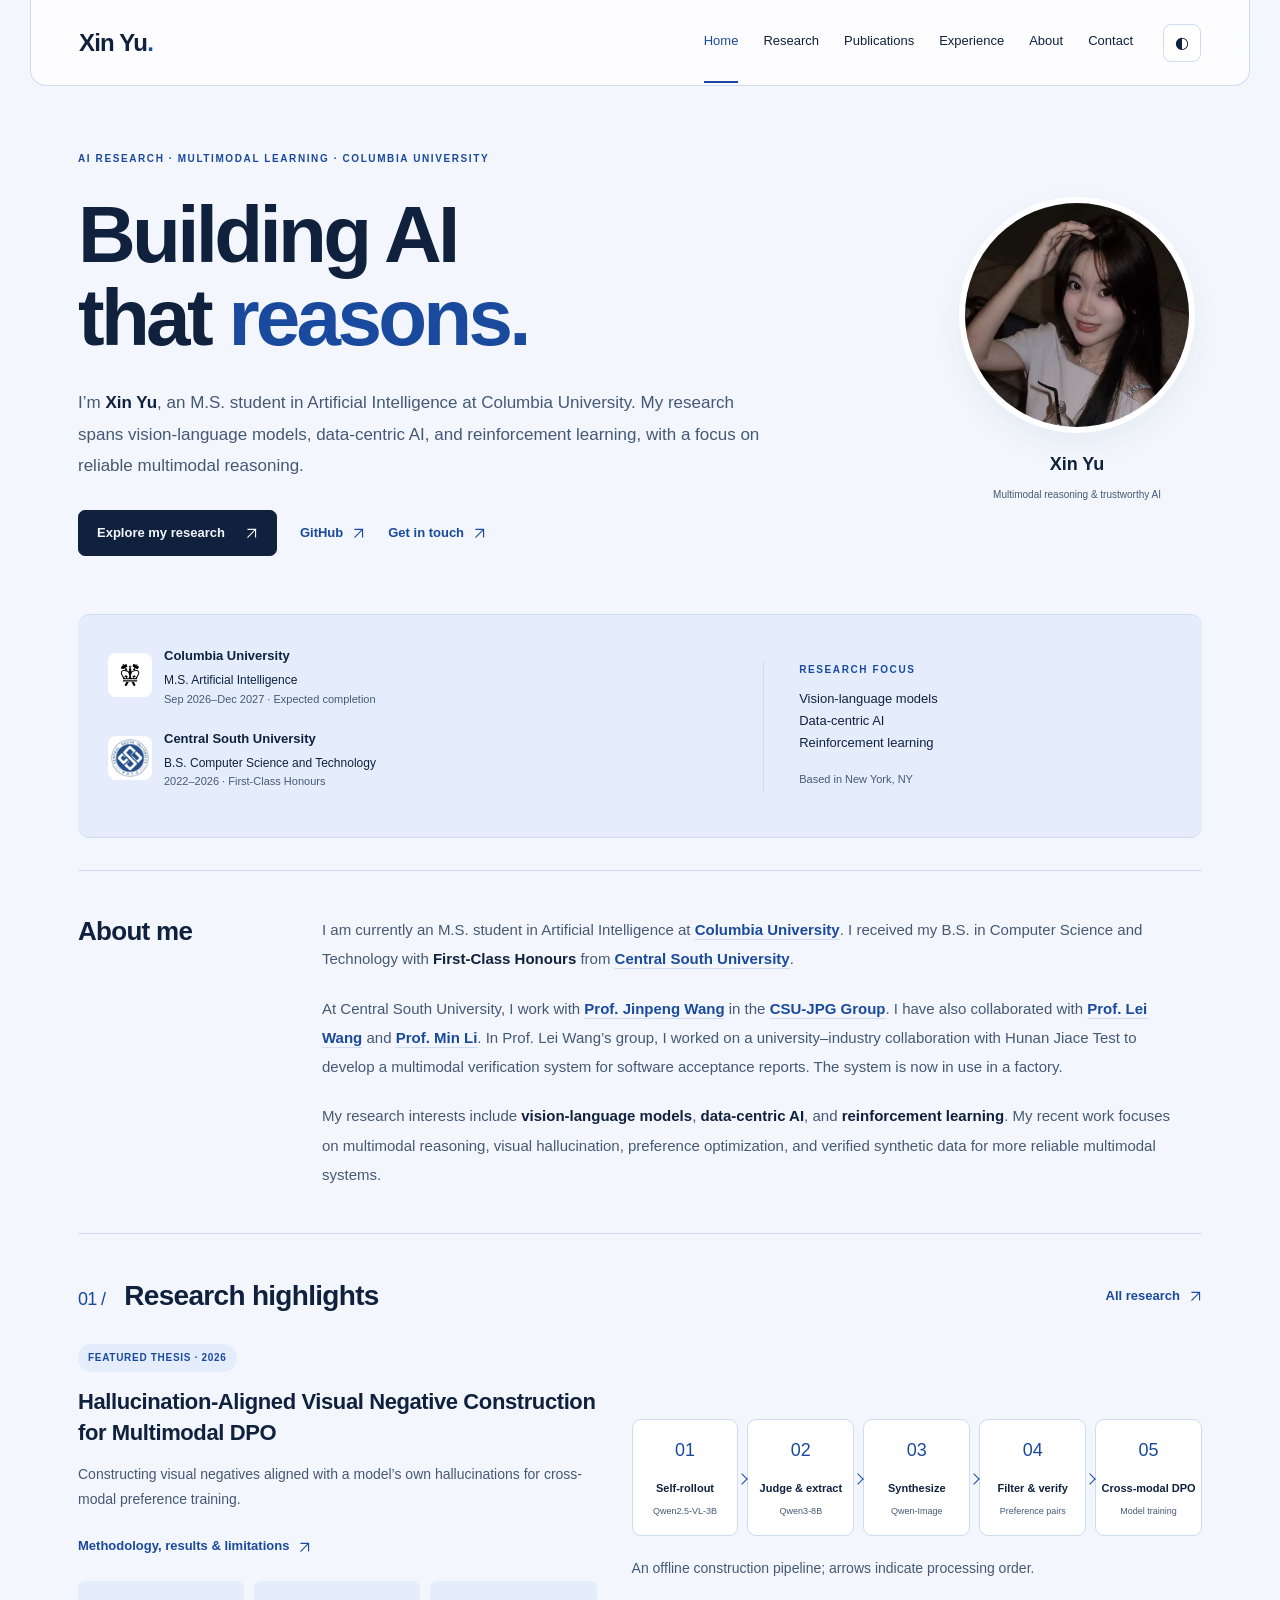
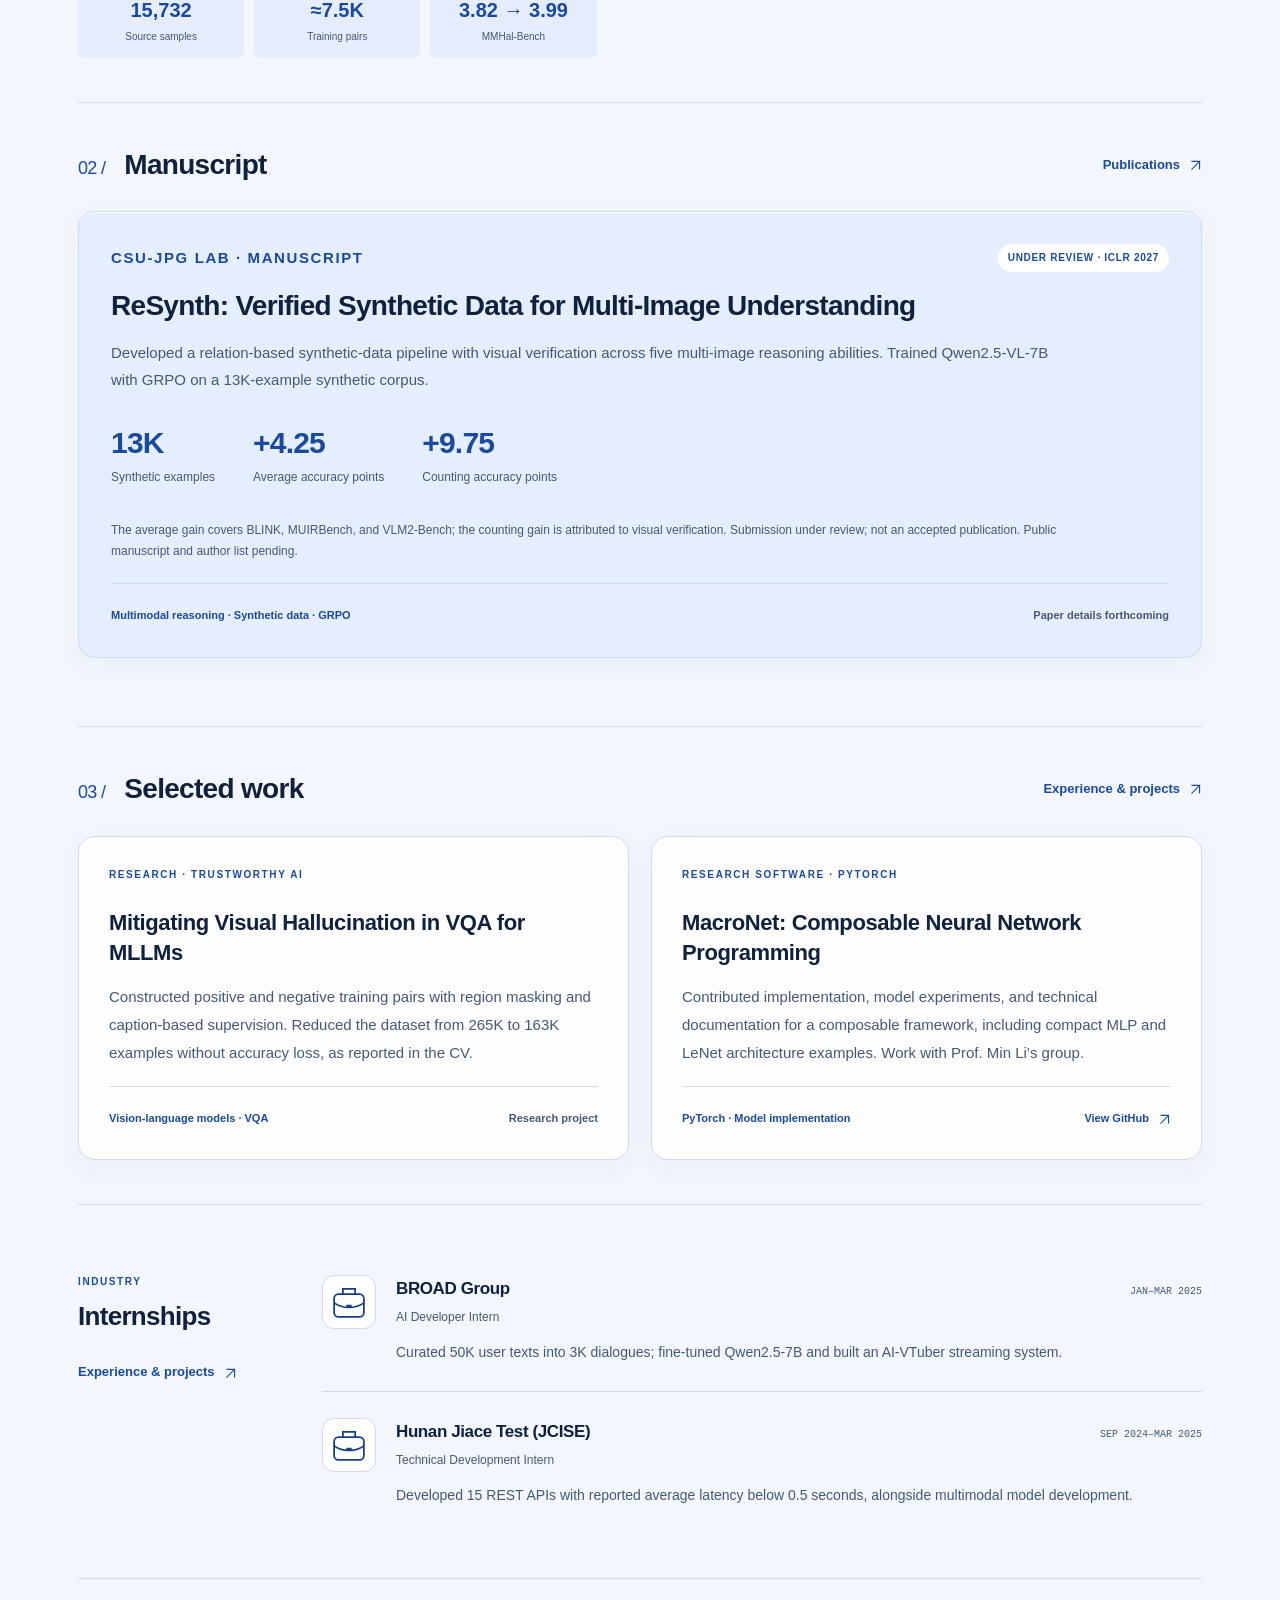
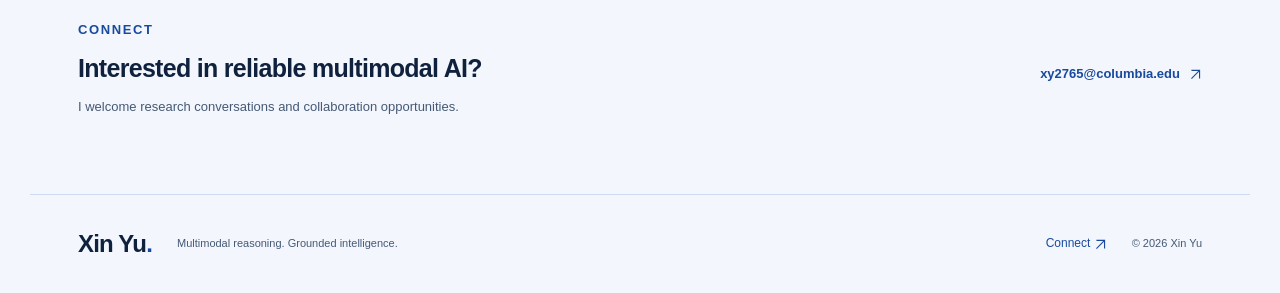
<file: index.html>
<!doctype html>
<html lang="en"><head><meta charset="utf-8"><meta name="viewport" content="width=device-width, initial-scale=1"><title>Xin Yu — Multimodal reasoning &amp; trustworthy AI</title><meta name="description" content="Academic portfolio of Xin Yu, an M.S. Artificial Intelligence student at Columbia University."><meta name="color-scheme" content="light dark"><link rel="canonical" href="https://yuxin0923.github.io/"><meta property="og:title" content="Xin Yu — Multimodal reasoning &amp; trustworthy AI"><meta property="og:description" content="Academic portfolio of Xin Yu, an M.S. Artificial Intelligence student at Columbia University."><meta property="og:type" content="website"><meta property="og:url" content="https://yuxin0923.github.io/"><meta property="og:image" content="https://yuxin0923.github.io/assets/social.png"><meta name="twitter:card" content="summary"><link rel="icon" href="/assets/favicon.svg" type="image/svg+xml"><script src="/assets/theme.js"></script><link rel="stylesheet" href="/assets/style.css"><script src="/assets/main.js" defer></script></head><body><a class="skip-link" href="#main">Skip to content</a><header class="site-header"><a class="brand" href="/" aria-label="Xin Yu home">Xin Yu<span>.</span></a><div class="nav-controls"><button class="theme-toggle" type="button" aria-label="Switch color theme" hidden>◐</button><button class="menu-toggle" type="button" aria-expanded="false" aria-controls="navigation" hidden>Menu <span aria-hidden="true">☰</span></button></div><nav id="navigation" aria-label="Main navigation"><a href="/" aria-current="page">Home</a><a href="/research/">Research</a><a href="/publications/">Publications</a><a href="/experience/">Experience</a><a href="/about/">About</a><a href="/contact/">Contact</a></nav></header><main id="main"><section class="landing-hero"><div class="landing-intro"><p class="eyebrow">AI research · Multimodal learning · Columbia University</p><h1>Building AI<br>that <em>reasons.</em></h1><p class="landing-description">I’m <strong>Xin Yu</strong>, an M.S. student in Artificial Intelligence at Columbia University. My research spans vision-language models, data-centric AI, and reinforcement learning, with a focus on reliable multimodal reasoning.</p><div class="actions"><a class="button" href="/research/">Explore my research <span aria-hidden="true"><svg class="arrow" aria-hidden="true" width="13" height="13" viewBox="0 0 16 16"><path d="M3 13 13 3M3 3h10v10" fill="none" stroke="currentColor" stroke-width="1.4"/></svg></span></a><a class="text-link" href="https://github.com/yuxin0923">GitHub <span aria-hidden="true"><svg class="arrow" aria-hidden="true" width="13" height="13" viewBox="0 0 16 16"><path d="M3 13 13 3M3 3h10v10" fill="none" stroke="currentColor" stroke-width="1.4"/></svg></span></a><a class="text-link" href="mailto:xy2765@columbia.edu">Get in touch <span aria-hidden="true"><svg class="arrow" aria-hidden="true" width="13" height="13" viewBox="0 0 16 16"><path d="M3 13 13 3M3 3h10v10" fill="none" stroke="currentColor" stroke-width="1.4"/></svg></span></a></div></div><aside class="landing-profile"><div class="portrait"><img src="/assets/portrait.jpg" alt="Xin Yu" width="192" height="192" fetchpriority="high"></div><p>Xin Yu<span>Multimodal reasoning & trustworthy AI</span></p></aside></section><section class="education-band" aria-label="Education and research focus"><div><div class="education-summary"><div class="education-entry"><a class="education-emblem" href="https://www.columbia.edu/" aria-label="Columbia University website"><img class="columbia-emblem" src="/assets/institutions/columbia.svg" alt="Columbia University emblem" width="40" height="40"></a><div><a class="education-school" href="https://www.columbia.edu/">Columbia University</a><p>M.S. Artificial Intelligence<span>Sep 2026–Dec 2027 · Expected completion</span></p></div></div><div class="education-entry"><a class="education-emblem" href="https://www.csu.edu.cn/" aria-label="Central South University website"><img src="/assets/institutions/csu.png" alt="Central South University emblem" width="40" height="40"></a><div><a class="education-school" href="https://www.csu.edu.cn/">Central South University</a><p>B.S. Computer Science and Technology<span>2022–2026 · First-Class Honours</span></p></div></div></div></div><div class="focus-summary"><p class="eyebrow">Research focus</p><p>Vision-language models<br>Data-centric AI<br>Reinforcement learning</p><span>Based in New York, NY</span></div></section><section class="section about-introduction"><h2>About me</h2><div class="bio-copy"><p>I am currently an M.S. student in Artificial Intelligence at <a href="https://www.columbia.edu/">Columbia University</a>. I received my B.S. in Computer Science and Technology with <strong>First-Class Honours</strong> from <a href="https://www.csu.edu.cn/">Central South University</a>.</p><p>At Central South University, I work with <a href="https://fingerrec.github.io/">Prof. Jinpeng Wang</a> in the <a href="https://github.com/CSU-JPG">CSU-JPG Group</a>. I have also collaborated with <a href="https://faculty.csu.edu.cn/leiwang/en/index.htm">Prof. Lei Wang</a> and <a href="https://faculty.csu.edu.cn/limin1/en">Prof. Min Li</a>. In Prof. Lei Wang’s group, I worked on a university–industry collaboration with Hunan Jiace Test to develop a multimodal verification system for software acceptance reports. The system is now in use in a factory.</p><p>My research interests include <strong>vision-language models</strong>, <strong>data-centric AI</strong>, and <strong>reinforcement learning</strong>. My recent work focuses on multimodal reasoning, visual hallucination, preference optimization, and verified synthetic data for more reliable multimodal systems.</p></div></section><section class="section"><div class="section-heading"><h2><span class="section-number">01 /</span> Research highlights</h2><a class="text-link" href="/research/">All research <span aria-hidden="true"><svg class="arrow" aria-hidden="true" width="13" height="13" viewBox="0 0 16 16"><path d="M3 13 13 3M3 3h10v10" fill="none" stroke="currentColor" stroke-width="1.4"/></svg></span></a></div><article class="thesis-highlight"><div><span class="badge">Featured thesis · 2026</span><h3>Hallucination-Aligned Visual Negative Construction for Multimodal DPO</h3><p>Constructing visual negatives aligned with a model’s own hallucinations for cross-modal preference training.</p><a class="text-link" href="/research/thesis/">Methodology, results & limitations <span aria-hidden="true"><svg class="arrow" aria-hidden="true" width="13" height="13" viewBox="0 0 16 16"><path d="M3 13 13 3M3 3h10v10" fill="none" stroke="currentColor" stroke-width="1.4"/></svg></span></a><div class="compact-stats"><span><strong>15,732</strong>Source samples</span><span><strong>≈7.5K</strong>Training pairs</span><span><strong>3.82 → 3.99</strong>MMHal-Bench</span></div></div><div><ol class="mini-pipeline" aria-label="Offline visual negative construction pipeline"><li><span class="step-number">01</span><strong>Self-rollout</strong><small>Qwen2.5-VL-3B</small></li><li><span class="step-number">02</span><strong>Judge & extract</strong><small>Qwen3-8B</small></li><li><span class="step-number">03</span><strong>Synthesize</strong><small>Qwen-Image</small></li><li><span class="step-number">04</span><strong>Filter & verify</strong><small>Preference pairs</small></li><li><span class="step-number">05</span><strong>Cross-modal DPO</strong><small>Model training</small></li></ol><p class="small">An offline construction pipeline; arrows indicate processing order.</p></div></article></section><section class="section"><div class="section-heading"><h2><span class="section-number">02 /</span> Manuscript</h2><a class="text-link" href="/publications/">Publications <span aria-hidden="true"><svg class="arrow" aria-hidden="true" width="13" height="13" viewBox="0 0 16 16"><path d="M3 13 13 3M3 3h10v10" fill="none" stroke="currentColor" stroke-width="1.4"/></svg></span></a></div><article class="publication" id="resynth"><div class="publication-top"><p class="eyebrow">CSU-JPG Lab · Manuscript</p><span class="badge">Under review · ICLR 2027</span></div><h2>ReSynth: Verified Synthetic Data for Multi-Image Understanding</h2><p>Developed a relation-based synthetic-data pipeline with visual verification across five multi-image reasoning abilities. Trained Qwen2.5-VL-7B with GRPO on a 13K-example synthetic corpus.</p><div class="metrics"><div><strong>13K</strong><span>Synthetic examples</span></div><div><strong>+4.25</strong><span>Average accuracy points</span></div><div><strong>+9.75</strong><span>Counting accuracy points</span></div></div><p class="small">The average gain covers BLINK, MUIRBench, and VLM2-Bench; the counting gain is attributed to visual verification. Submission under review; not an accepted publication. Public manuscript and author list pending.</p><div class="card-footer"><span>Multimodal reasoning · Synthetic data · GRPO</span><span class="card-status">Paper details forthcoming</span></div></article></section><section class="section"><div class="section-heading"><h2><span class="section-number">03 /</span> Selected work</h2><a class="text-link" href="/experience/">Experience & projects <span aria-hidden="true"><svg class="arrow" aria-hidden="true" width="13" height="13" viewBox="0 0 16 16"><path d="M3 13 13 3M3 3h10v10" fill="none" stroke="currentColor" stroke-width="1.4"/></svg></span></a></div><div class="research-grid"><article class="research-card"><p class="eyebrow">Research · Trustworthy AI</p><h3>Mitigating Visual Hallucination in VQA for MLLMs</h3><p>Constructed positive and negative training pairs with region masking and caption-based supervision. Reduced the dataset from 265K to 163K examples without accuracy loss, as reported in the CV.</p><div class="card-footer"><span>Vision-language models · VQA</span><span class="card-status">Research project</span></div></article><article class="research-card"><p class="eyebrow">Research software · PyTorch</p><h3>MacroNet: Composable Neural Network Programming</h3><p>Contributed implementation, model experiments, and technical documentation for a composable framework, including compact MLP and LeNet architecture examples. Work with Prof. Min Li’s group.</p><div class="card-footer"><span>PyTorch · Model implementation</span><a class="text-link" href="https://github.com/sumowi/MacroNet">View GitHub <span aria-hidden="true"><svg class="arrow" aria-hidden="true" width="13" height="13" viewBox="0 0 16 16"><path d="M3 13 13 3M3 3h10v10" fill="none" stroke="currentColor" stroke-width="1.4"/></svg></span></a></div></article></div></section><section class="section experience-section"><div class="experience-section-label"><p class="eyebrow">Industry</p><h2>Internships</h2><a class="text-link" href="/experience/">Experience & projects <span aria-hidden="true"><svg class="arrow" aria-hidden="true" width="13" height="13" viewBox="0 0 16 16"><path d="M3 13 13 3M3 3h10v10" fill="none" stroke="currentColor" stroke-width="1.4"/></svg></span></a></div><div class="appointments"><article class="appointment"><a class="institution-icon" href="https://en.broad.com/" aria-label="BROAD Group"><img src="/assets/institutions/briefcase.svg" alt="" width="48" height="48" loading="lazy"></a><div class="appointment-content"><div class="appointment-topline"><h3><a class="institution-name" href="https://en.broad.com/">BROAD Group</a></h3><span class="appointment-date">Jan–Mar 2025</span></div><p class="appointment-position">AI Developer Intern</p><p class="appointment-description">Curated 50K user texts into 3K dialogues; fine-tuned Qwen2.5-7B and built an AI-VTuber streaming system.</p></div></article><article class="appointment"><a class="institution-icon" href="https://m.zhipin.com/companys/1ee052f84cfdf4d31nR_2di6GVU~.html" aria-label="Hunan Jiace Test (JCISE)"><img src="/assets/institutions/briefcase.svg" alt="" width="48" height="48" loading="lazy"></a><div class="appointment-content"><div class="appointment-topline"><h3><a class="institution-name" href="https://m.zhipin.com/companys/1ee052f84cfdf4d31nR_2di6GVU~.html">Hunan Jiace Test (JCISE)</a></h3><span class="appointment-date">Sep 2024–Mar 2025</span></div><p class="appointment-position">Technical Development Intern</p><p class="appointment-description">Developed 15 REST APIs with reported average latency below 0.5 seconds, alongside multimodal model development.</p></div></article></div></section><section class="contact-strip"><div><p class="eyebrow">Connect</p><h2>Interested in reliable multimodal AI?</h2><p>I welcome research conversations and collaboration opportunities.</p></div><a class="text-link" href="mailto:xy2765@columbia.edu">xy2765@columbia.edu <span aria-hidden="true"><svg class="arrow" aria-hidden="true" width="13" height="13" viewBox="0 0 16 16"><path d="M3 13 13 3M3 3h10v10" fill="none" stroke="currentColor" stroke-width="1.4"/></svg></span></a></section></main><footer><a class="brand" href="/">Xin Yu<span>.</span></a><p>Multimodal reasoning. Grounded intelligence.</p><a href="/contact/">Connect <svg class="arrow" aria-hidden="true" width="13" height="13" viewBox="0 0 16 16"><path d="M3 13 13 3M3 3h10v10" fill="none" stroke="currentColor" stroke-width="1.4"/></svg></a><span class="copyright">© 2026 Xin Yu</span></footer></body></html>
</file>
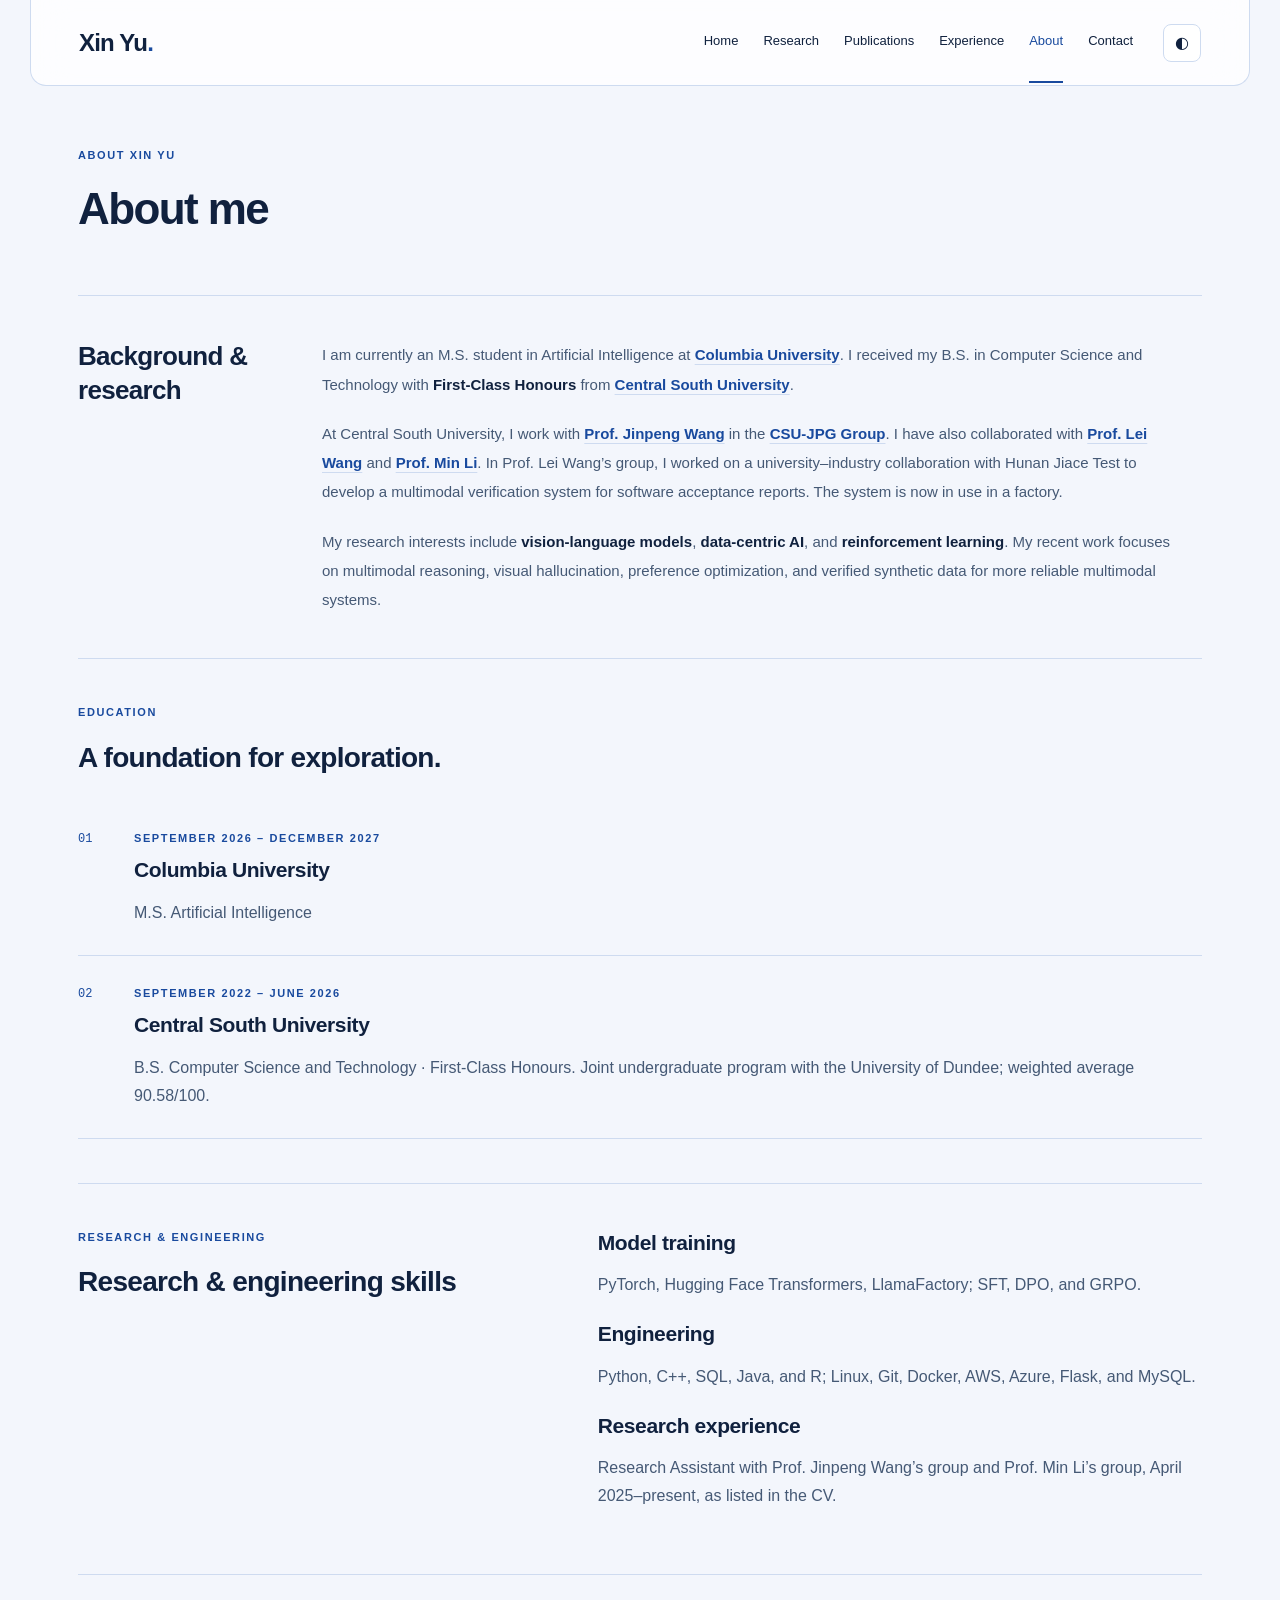
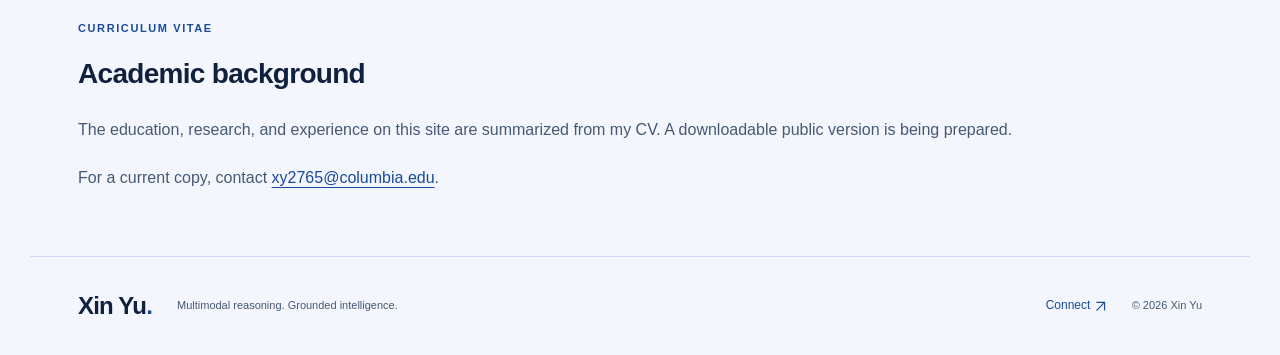
<file: about/index.html>
<!doctype html>
<html lang="en"><head><meta charset="utf-8"><meta name="viewport" content="width=device-width, initial-scale=1"><title>About &amp; education — Xin Yu</title><meta name="description" content="Xin Yu studies Artificial Intelligence at Columbia University, following Computer Science at Central South University."><meta name="color-scheme" content="light dark"><link rel="canonical" href="https://yuxin0923.github.io/about/"><meta property="og:title" content="About &amp; education — Xin Yu"><meta property="og:description" content="Xin Yu studies Artificial Intelligence at Columbia University, following Computer Science at Central South University."><meta property="og:type" content="website"><meta property="og:url" content="https://yuxin0923.github.io/about/"><meta property="og:image" content="https://yuxin0923.github.io/assets/social.png"><meta name="twitter:card" content="summary"><link rel="icon" href="/assets/favicon.svg" type="image/svg+xml"><script src="/assets/theme.js"></script><link rel="stylesheet" href="/assets/style.css"><script src="/assets/main.js" defer></script></head><body><a class="skip-link" href="#main">Skip to content</a><header class="site-header"><a class="brand" href="/" aria-label="Xin Yu home">Xin Yu<span>.</span></a><div class="nav-controls"><button class="theme-toggle" type="button" aria-label="Switch color theme" hidden>◐</button><button class="menu-toggle" type="button" aria-expanded="false" aria-controls="navigation" hidden>Menu <span aria-hidden="true">☰</span></button></div><nav id="navigation" aria-label="Main navigation"><a href="/">Home</a><a href="/research/">Research</a><a href="/publications/">Publications</a><a href="/experience/">Experience</a><a href="/about/" aria-current="page">About</a><a href="/contact/">Contact</a></nav></header><main id="main"><header class="page-intro"><p class="eyebrow">About Xin Yu</p><h1>About me</h1></header><section class="section about-introduction"><h2>Background & research</h2><div class="bio-copy"><p>I am currently an M.S. student in Artificial Intelligence at <a href="https://www.columbia.edu/">Columbia University</a>. I received my B.S. in Computer Science and Technology with <strong>First-Class Honours</strong> from <a href="https://www.csu.edu.cn/">Central South University</a>.</p><p>At Central South University, I work with <a href="https://fingerrec.github.io/">Prof. Jinpeng Wang</a> in the <a href="https://github.com/CSU-JPG">CSU-JPG Group</a>. I have also collaborated with <a href="https://faculty.csu.edu.cn/leiwang/en/index.htm">Prof. Lei Wang</a> and <a href="https://faculty.csu.edu.cn/limin1/en">Prof. Min Li</a>. In Prof. Lei Wang’s group, I worked on a university–industry collaboration with Hunan Jiace Test to develop a multimodal verification system for software acceptance reports. The system is now in use in a factory.</p><p>My research interests include <strong>vision-language models</strong>, <strong>data-centric AI</strong>, and <strong>reinforcement learning</strong>. My recent work focuses on multimodal reasoning, visual hallucination, preference optimization, and verified synthetic data for more reliable multimodal systems.</p></div></section><section class="section"><p class="eyebrow">Education</p><h2>A foundation for exploration.</h2><article class="research-row"><span class="index">01</span><div><p class="eyebrow">September 2026 – December 2027</p><h3>Columbia University</h3><p>M.S. Artificial Intelligence</p></div></article><article class="research-row"><span class="index">02</span><div><p class="eyebrow">September 2022 – June 2026</p><h3>Central South University</h3><p>B.S. Computer Science and Technology · First-Class Honours. Joint undergraduate program with the University of Dundee; weighted average 90.58/100.</p></div></article></section><section class="section two-grid"><div><p class="eyebrow">Research &amp; engineering</p><h2>Research & engineering skills</h2></div><div><h3>Model training</h3><p>PyTorch, Hugging Face Transformers, LlamaFactory; SFT, DPO, and GRPO.</p><h3>Engineering</h3><p>Python, C++, SQL, Java, and R; Linux, Git, Docker, AWS, Azure, Flask, and MySQL.</p><h3>Research experience</h3><p>Research Assistant with Prof. Jinpeng Wang’s group and Prof. Min Li’s group, April 2025–present, as listed in the CV.</p></div></section><section class="section" id="cv"><p class="eyebrow">Curriculum vitae</p><h2>Academic background</h2><p>The education, research, and experience on this site are summarized from my CV. A downloadable public version is being prepared.</p><p>For a current copy, contact <a href="mailto:xy2765@columbia.edu">xy2765@columbia.edu</a>.</p></section></main><footer><a class="brand" href="/">Xin Yu<span>.</span></a><p>Multimodal reasoning. Grounded intelligence.</p><a href="/contact/">Connect <svg class="arrow" aria-hidden="true" width="13" height="13" viewBox="0 0 16 16"><path d="M3 13 13 3M3 3h10v10" fill="none" stroke="currentColor" stroke-width="1.4"/></svg></a><span class="copyright">© 2026 Xin Yu</span></footer></body></html>
</file>
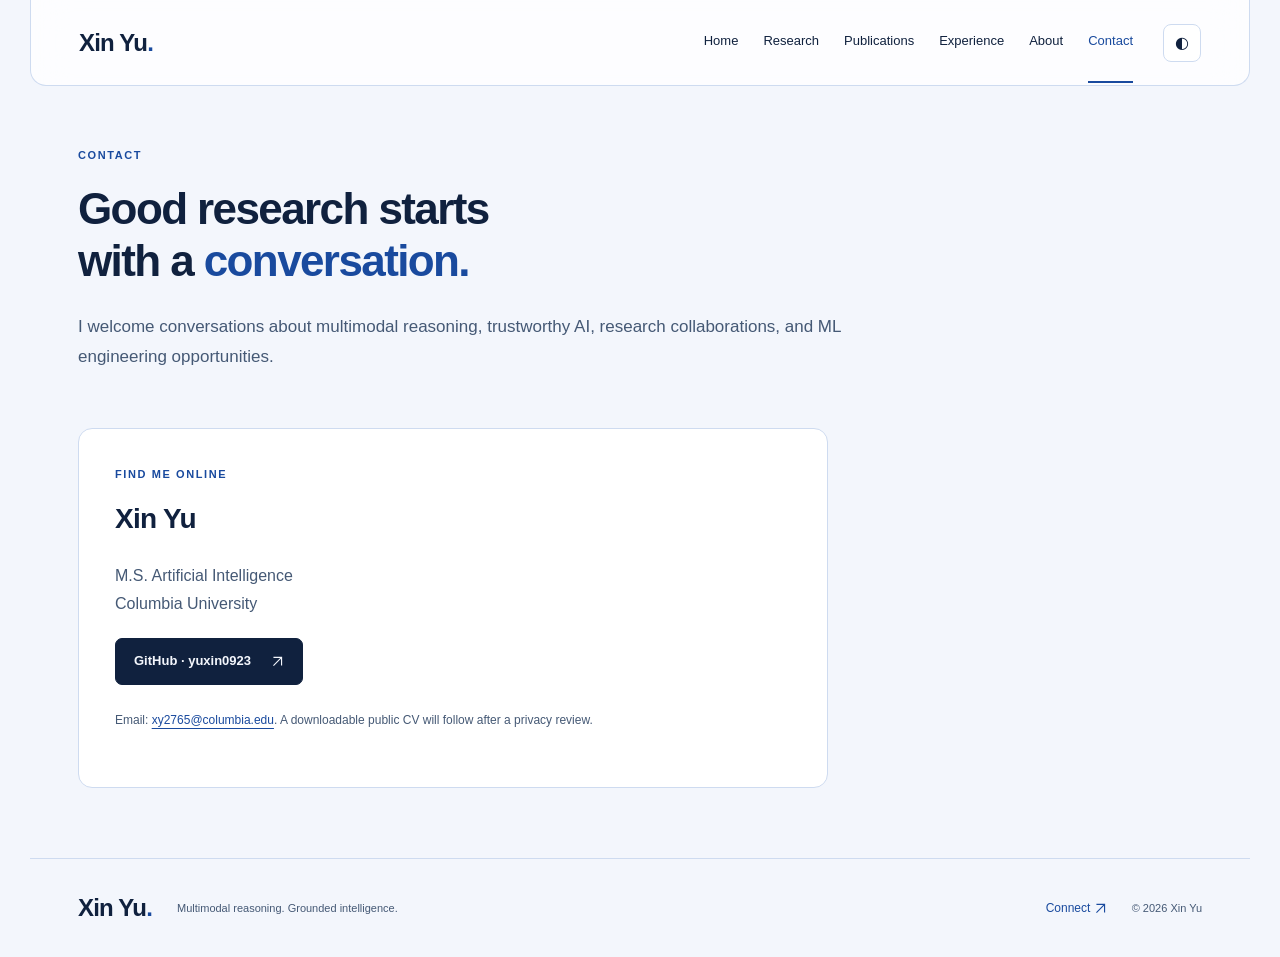
<file: contact/index.html>
<!doctype html>
<html lang="en"><head><meta charset="utf-8"><meta name="viewport" content="width=device-width, initial-scale=1"><title>Contact — Xin Yu</title><meta name="description" content="Connect with Xin Yu about multimodal learning, trustworthy AI, and research opportunities."><meta name="color-scheme" content="light dark"><link rel="canonical" href="https://yuxin0923.github.io/contact/"><meta property="og:title" content="Contact — Xin Yu"><meta property="og:description" content="Connect with Xin Yu about multimodal learning, trustworthy AI, and research opportunities."><meta property="og:type" content="website"><meta property="og:url" content="https://yuxin0923.github.io/contact/"><meta property="og:image" content="https://yuxin0923.github.io/assets/social.png"><meta name="twitter:card" content="summary"><link rel="icon" href="/assets/favicon.svg" type="image/svg+xml"><script src="/assets/theme.js"></script><link rel="stylesheet" href="/assets/style.css"><script src="/assets/main.js" defer></script></head><body><a class="skip-link" href="#main">Skip to content</a><header class="site-header"><a class="brand" href="/" aria-label="Xin Yu home">Xin Yu<span>.</span></a><div class="nav-controls"><button class="theme-toggle" type="button" aria-label="Switch color theme" hidden>◐</button><button class="menu-toggle" type="button" aria-expanded="false" aria-controls="navigation" hidden>Menu <span aria-hidden="true">☰</span></button></div><nav id="navigation" aria-label="Main navigation"><a href="/">Home</a><a href="/research/">Research</a><a href="/publications/">Publications</a><a href="/experience/">Experience</a><a href="/about/">About</a><a href="/contact/" aria-current="page">Contact</a></nav></header><main id="main"><header class="page-intro"><p class="eyebrow">Contact</p><h1>Good research starts<br>with a <em>conversation.</em></h1><p class="lead">I welcome conversations about multimodal reasoning, trustworthy AI, research collaborations, and ML engineering opportunities.</p></header><section class="contact-panel"><p class="eyebrow">Find me online</p><h2>Xin Yu</h2><p>M.S. Artificial Intelligence<br>Columbia University</p><a class="button" href="https://github.com/yuxin0923">GitHub · yuxin0923 <span aria-hidden="true"><svg class="arrow" aria-hidden="true" width="13" height="13" viewBox="0 0 16 16"><path d="M3 13 13 3M3 3h10v10" fill="none" stroke="currentColor" stroke-width="1.4"/></svg></span></a><p class="small">Email: <a href="mailto:xy2765@columbia.edu">xy2765@columbia.edu</a>. A downloadable public CV will follow after a privacy review.</p></section></main><footer><a class="brand" href="/">Xin Yu<span>.</span></a><p>Multimodal reasoning. Grounded intelligence.</p><a href="/contact/">Connect <svg class="arrow" aria-hidden="true" width="13" height="13" viewBox="0 0 16 16"><path d="M3 13 13 3M3 3h10v10" fill="none" stroke="currentColor" stroke-width="1.4"/></svg></a><span class="copyright">© 2026 Xin Yu</span></footer></body></html>
</file>
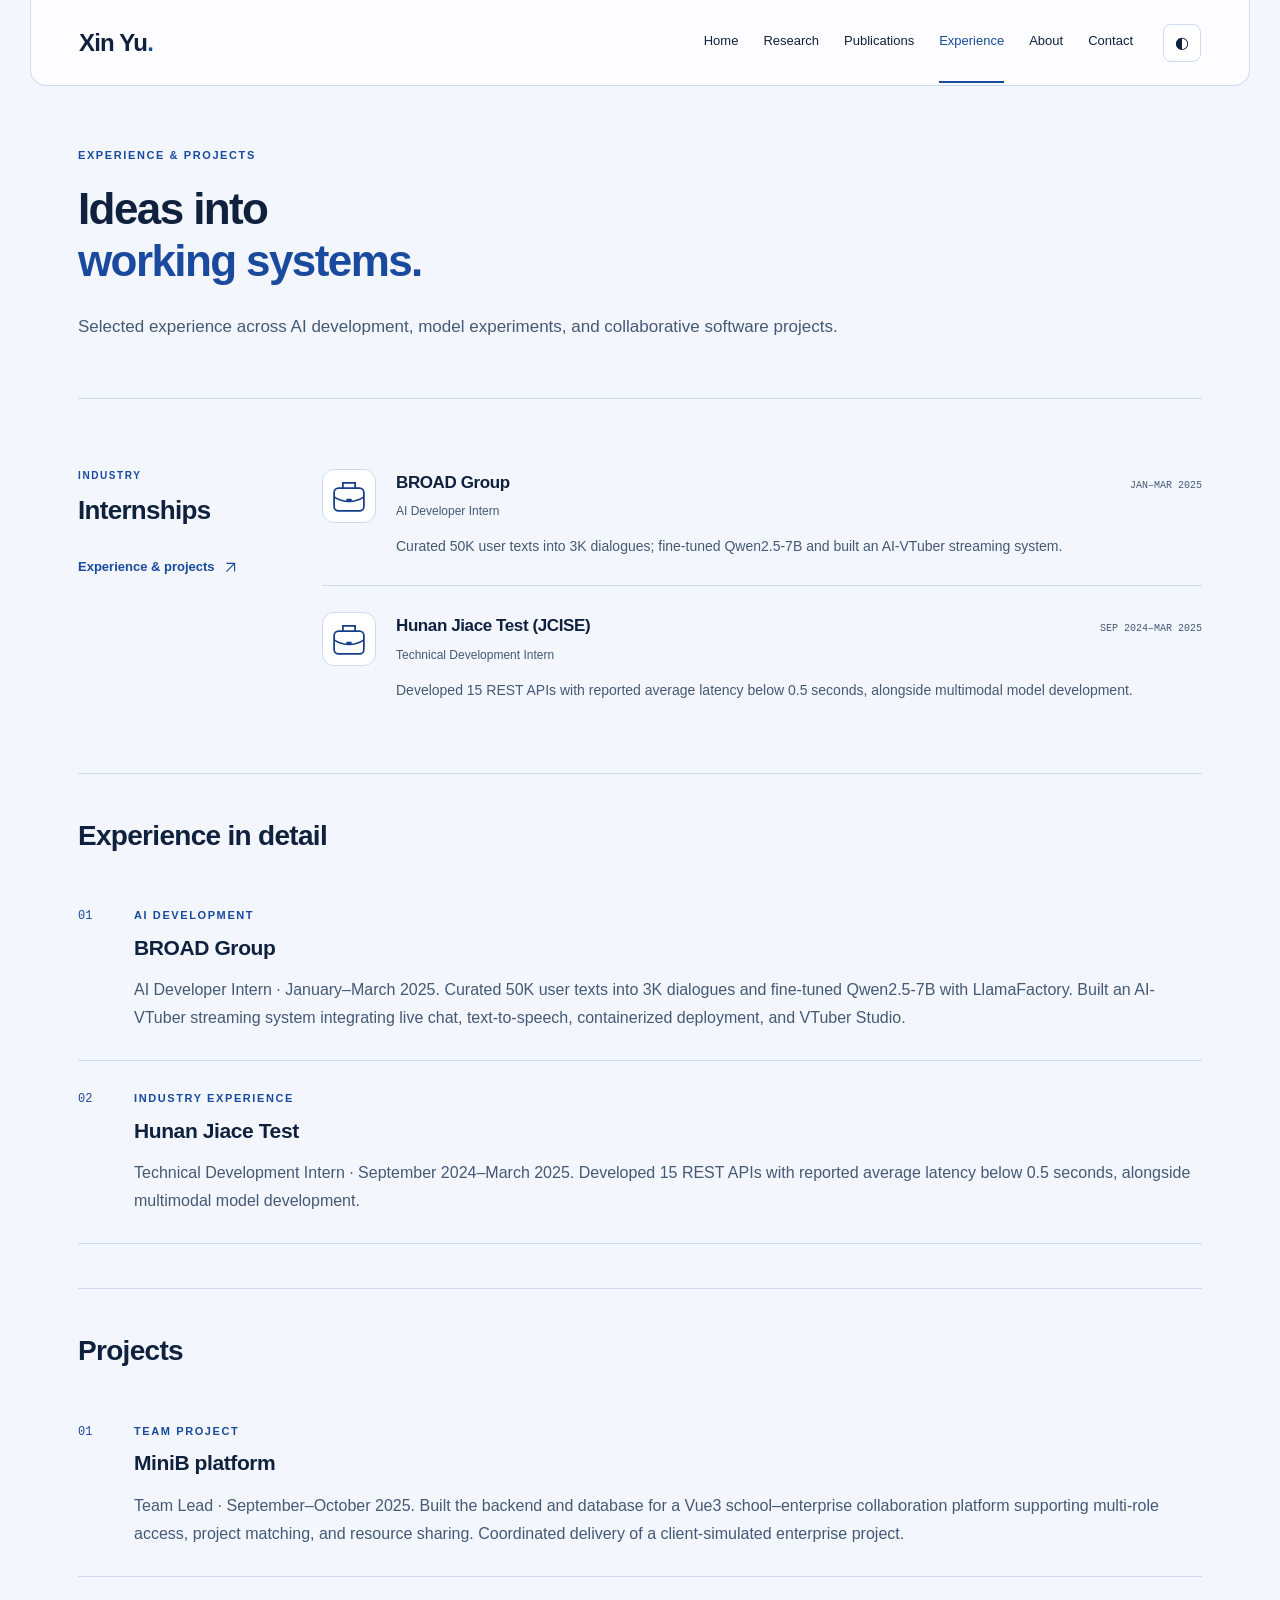
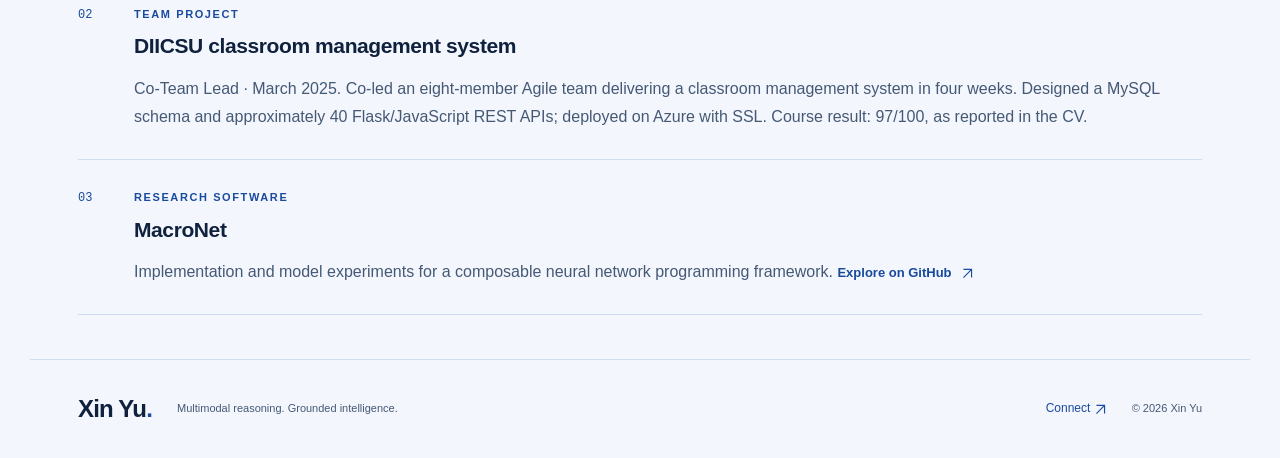
<file: experience/index.html>
<!doctype html>
<html lang="en"><head><meta charset="utf-8"><meta name="viewport" content="width=device-width, initial-scale=1"><title>Experience &amp; projects — Xin Yu</title><meta name="description" content="Selected internships, research software, and team projects by Xin Yu."><meta name="color-scheme" content="light dark"><link rel="canonical" href="https://yuxin0923.github.io/experience/"><meta property="og:title" content="Experience &amp; projects — Xin Yu"><meta property="og:description" content="Selected internships, research software, and team projects by Xin Yu."><meta property="og:type" content="website"><meta property="og:url" content="https://yuxin0923.github.io/experience/"><meta property="og:image" content="https://yuxin0923.github.io/assets/social.png"><meta name="twitter:card" content="summary"><link rel="icon" href="/assets/favicon.svg" type="image/svg+xml"><script src="/assets/theme.js"></script><link rel="stylesheet" href="/assets/style.css"><script src="/assets/main.js" defer></script></head><body><a class="skip-link" href="#main">Skip to content</a><header class="site-header"><a class="brand" href="/" aria-label="Xin Yu home">Xin Yu<span>.</span></a><div class="nav-controls"><button class="theme-toggle" type="button" aria-label="Switch color theme" hidden>◐</button><button class="menu-toggle" type="button" aria-expanded="false" aria-controls="navigation" hidden>Menu <span aria-hidden="true">☰</span></button></div><nav id="navigation" aria-label="Main navigation"><a href="/">Home</a><a href="/research/">Research</a><a href="/publications/">Publications</a><a href="/experience/" aria-current="page">Experience</a><a href="/about/">About</a><a href="/contact/">Contact</a></nav></header><main id="main"><header class="page-intro"><p class="eyebrow">Experience & projects</p><h1>Ideas into<br><em>working systems.</em></h1><p class="lead">Selected experience across AI development, model experiments, and collaborative software projects.</p></header><section class="section experience-section"><div class="experience-section-label"><p class="eyebrow">Industry</p><h2>Internships</h2><a class="text-link" href="/experience/">Experience & projects <span aria-hidden="true"><svg class="arrow" aria-hidden="true" width="13" height="13" viewBox="0 0 16 16"><path d="M3 13 13 3M3 3h10v10" fill="none" stroke="currentColor" stroke-width="1.4"/></svg></span></a></div><div class="appointments"><article class="appointment"><a class="institution-icon" href="https://en.broad.com/" aria-label="BROAD Group"><img src="/assets/institutions/briefcase.svg" alt="" width="48" height="48" loading="lazy"></a><div class="appointment-content"><div class="appointment-topline"><h3><a class="institution-name" href="https://en.broad.com/">BROAD Group</a></h3><span class="appointment-date">Jan–Mar 2025</span></div><p class="appointment-position">AI Developer Intern</p><p class="appointment-description">Curated 50K user texts into 3K dialogues; fine-tuned Qwen2.5-7B and built an AI-VTuber streaming system.</p></div></article><article class="appointment"><a class="institution-icon" href="https://m.zhipin.com/companys/1ee052f84cfdf4d31nR_2di6GVU~.html" aria-label="Hunan Jiace Test (JCISE)"><img src="/assets/institutions/briefcase.svg" alt="" width="48" height="48" loading="lazy"></a><div class="appointment-content"><div class="appointment-topline"><h3><a class="institution-name" href="https://m.zhipin.com/companys/1ee052f84cfdf4d31nR_2di6GVU~.html">Hunan Jiace Test (JCISE)</a></h3><span class="appointment-date">Sep 2024–Mar 2025</span></div><p class="appointment-position">Technical Development Intern</p><p class="appointment-description">Developed 15 REST APIs with reported average latency below 0.5 seconds, alongside multimodal model development.</p></div></article></div></section><section class="section"><h2>Experience in detail</h2><article class="research-row"><span class="index">01</span><div><p class="eyebrow">AI development</p><h3>BROAD Group</h3><p>AI Developer Intern · January–March 2025. Curated 50K user texts into 3K dialogues and fine-tuned Qwen2.5-7B with LlamaFactory. Built an AI-VTuber streaming system integrating live chat, text-to-speech, containerized deployment, and VTuber Studio.</p></div></article><article class="research-row"><span class="index">02</span><div><p class="eyebrow">Industry experience</p><h3 id="jiace">Hunan Jiace Test</h3><p>Technical Development Intern · September 2024–March 2025. Developed 15 REST APIs with reported average latency below 0.5 seconds, alongside multimodal model development.</p></div></article></section><section class="section"><h2>Projects</h2><article class="research-row"><span class="index">01</span><div><p class="eyebrow">Team project</p><h3>MiniB platform</h3><p>Team Lead · September–October 2025. Built the backend and database for a Vue3 school–enterprise collaboration platform supporting multi-role access, project matching, and resource sharing. Coordinated delivery of a client-simulated enterprise project.</p></div></article><article class="research-row"><span class="index">02</span><div><p class="eyebrow">Team project</p><h3>DIICSU classroom management system</h3><p>Co-Team Lead · March 2025. Co-led an eight-member Agile team delivering a classroom management system in four weeks. Designed a MySQL schema and approximately 40 Flask/JavaScript REST APIs; deployed on Azure with SSL. Course result: 97/100, as reported in the CV.</p></div></article><article class="research-row"><span class="index">03</span><div><p class="eyebrow">Research software</p><h3>MacroNet</h3><p>Implementation and model experiments for a composable neural network programming framework. <a class="text-link" href="https://github.com/sumowi/MacroNet">Explore on GitHub <span aria-hidden="true"><svg class="arrow" aria-hidden="true" width="13" height="13" viewBox="0 0 16 16"><path d="M3 13 13 3M3 3h10v10" fill="none" stroke="currentColor" stroke-width="1.4"/></svg></span></a></p></div></article></section></main><footer><a class="brand" href="/">Xin Yu<span>.</span></a><p>Multimodal reasoning. Grounded intelligence.</p><a href="/contact/">Connect <svg class="arrow" aria-hidden="true" width="13" height="13" viewBox="0 0 16 16"><path d="M3 13 13 3M3 3h10v10" fill="none" stroke="currentColor" stroke-width="1.4"/></svg></a><span class="copyright">© 2026 Xin Yu</span></footer></body></html>
</file>
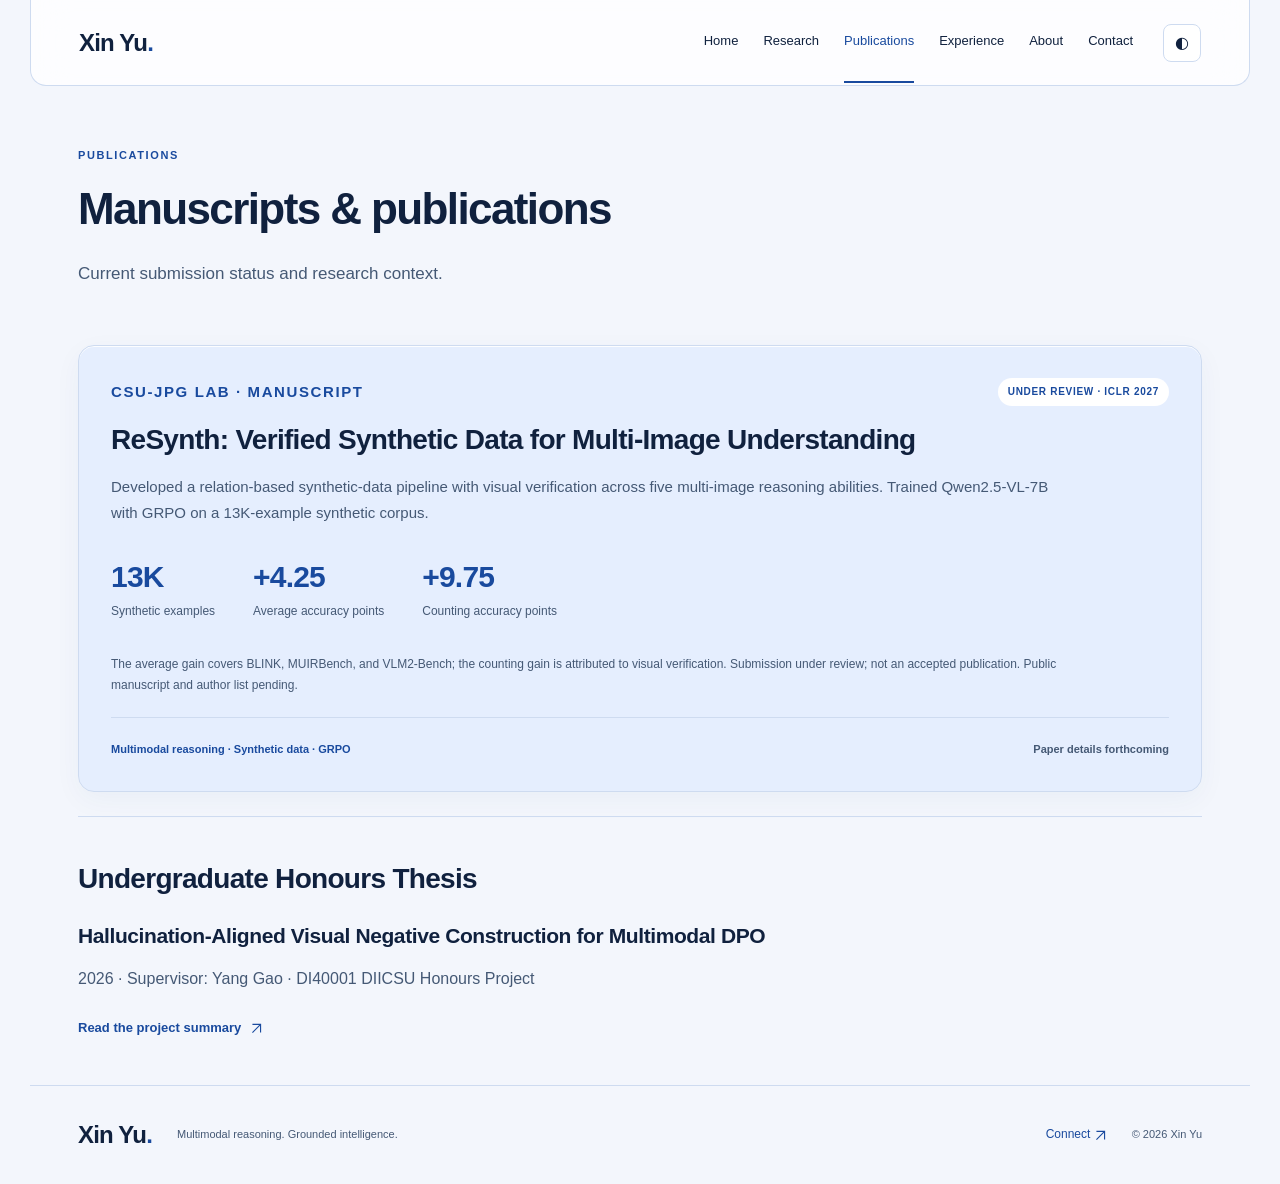
<file: publications/index.html>
<!doctype html>
<html lang="en"><head><meta charset="utf-8"><meta name="viewport" content="width=device-width, initial-scale=1"><title>Publications — Xin Yu</title><meta name="description" content="Manuscripts and publication status for Xin Yu."><meta name="color-scheme" content="light dark"><link rel="canonical" href="https://yuxin0923.github.io/publications/"><meta property="og:title" content="Publications — Xin Yu"><meta property="og:description" content="Manuscripts and publication status for Xin Yu."><meta property="og:type" content="website"><meta property="og:url" content="https://yuxin0923.github.io/publications/"><meta property="og:image" content="https://yuxin0923.github.io/assets/social.png"><meta name="twitter:card" content="summary"><link rel="icon" href="/assets/favicon.svg" type="image/svg+xml"><script src="/assets/theme.js"></script><link rel="stylesheet" href="/assets/style.css"><script src="/assets/main.js" defer></script></head><body><a class="skip-link" href="#main">Skip to content</a><header class="site-header"><a class="brand" href="/" aria-label="Xin Yu home">Xin Yu<span>.</span></a><div class="nav-controls"><button class="theme-toggle" type="button" aria-label="Switch color theme" hidden>◐</button><button class="menu-toggle" type="button" aria-expanded="false" aria-controls="navigation" hidden>Menu <span aria-hidden="true">☰</span></button></div><nav id="navigation" aria-label="Main navigation"><a href="/">Home</a><a href="/research/">Research</a><a href="/publications/" aria-current="page">Publications</a><a href="/experience/">Experience</a><a href="/about/">About</a><a href="/contact/">Contact</a></nav></header><main id="main"><header class="page-intro"><p class="eyebrow">Publications</p><h1>Manuscripts & publications</h1><p class="lead">Current submission status and research context.</p></header><article class="publication" id="resynth"><div class="publication-top"><p class="eyebrow">CSU-JPG Lab · Manuscript</p><span class="badge">Under review · ICLR 2027</span></div><h2>ReSynth: Verified Synthetic Data for Multi-Image Understanding</h2><p>Developed a relation-based synthetic-data pipeline with visual verification across five multi-image reasoning abilities. Trained Qwen2.5-VL-7B with GRPO on a 13K-example synthetic corpus.</p><div class="metrics"><div><strong>13K</strong><span>Synthetic examples</span></div><div><strong>+4.25</strong><span>Average accuracy points</span></div><div><strong>+9.75</strong><span>Counting accuracy points</span></div></div><p class="small">The average gain covers BLINK, MUIRBench, and VLM2-Bench; the counting gain is attributed to visual verification. Submission under review; not an accepted publication. Public manuscript and author list pending.</p><div class="card-footer"><span>Multimodal reasoning · Synthetic data · GRPO</span><span class="card-status">Paper details forthcoming</span></div></article><section class="section"><h2>Undergraduate Honours Thesis</h2><h3>Hallucination-Aligned Visual Negative Construction for Multimodal DPO</h3><p>2026 · Supervisor: Yang Gao · DI40001 DIICSU Honours Project</p><a class="text-link" href="/research/thesis/">Read the project summary <span aria-hidden="true"><svg class="arrow" aria-hidden="true" width="13" height="13" viewBox="0 0 16 16"><path d="M3 13 13 3M3 3h10v10" fill="none" stroke="currentColor" stroke-width="1.4"/></svg></span></a></section></main><footer><a class="brand" href="/">Xin Yu<span>.</span></a><p>Multimodal reasoning. Grounded intelligence.</p><a href="/contact/">Connect <svg class="arrow" aria-hidden="true" width="13" height="13" viewBox="0 0 16 16"><path d="M3 13 13 3M3 3h10v10" fill="none" stroke="currentColor" stroke-width="1.4"/></svg></a><span class="copyright">© 2026 Xin Yu</span></footer></body></html>
</file>
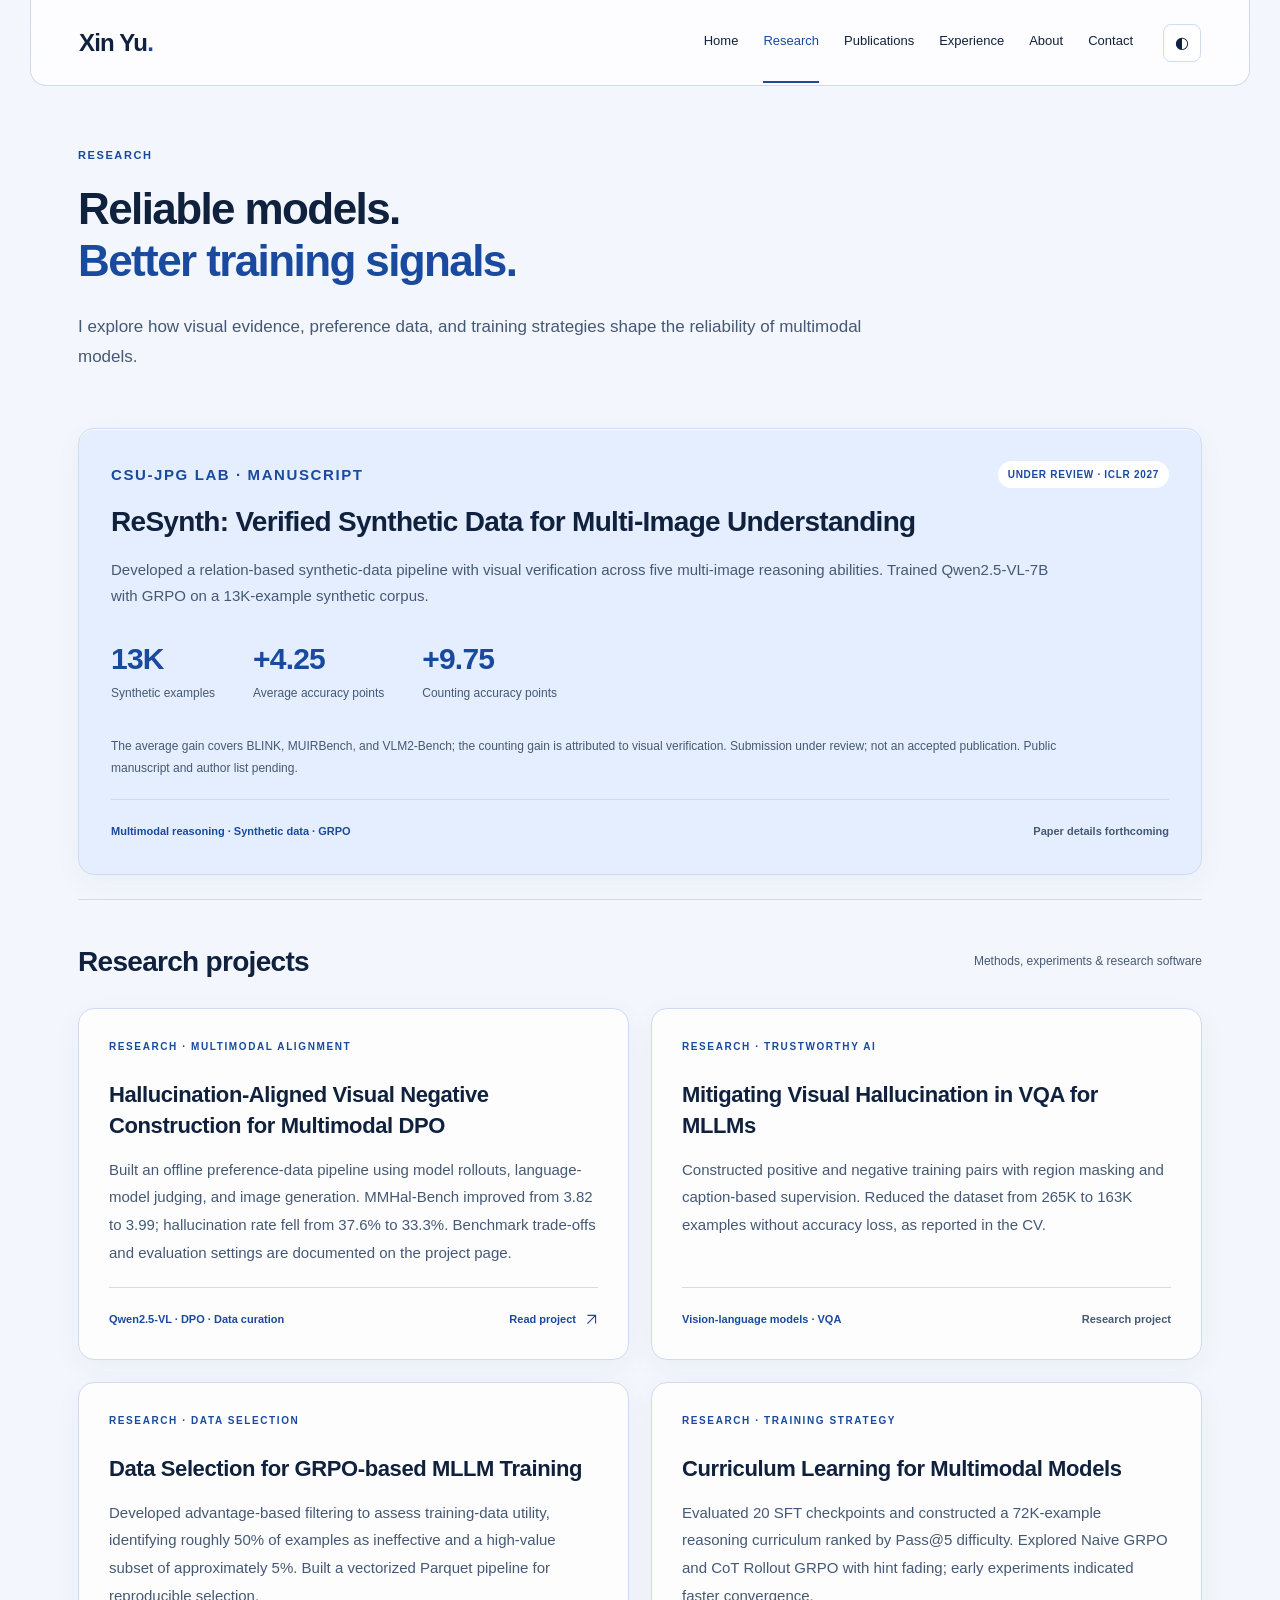
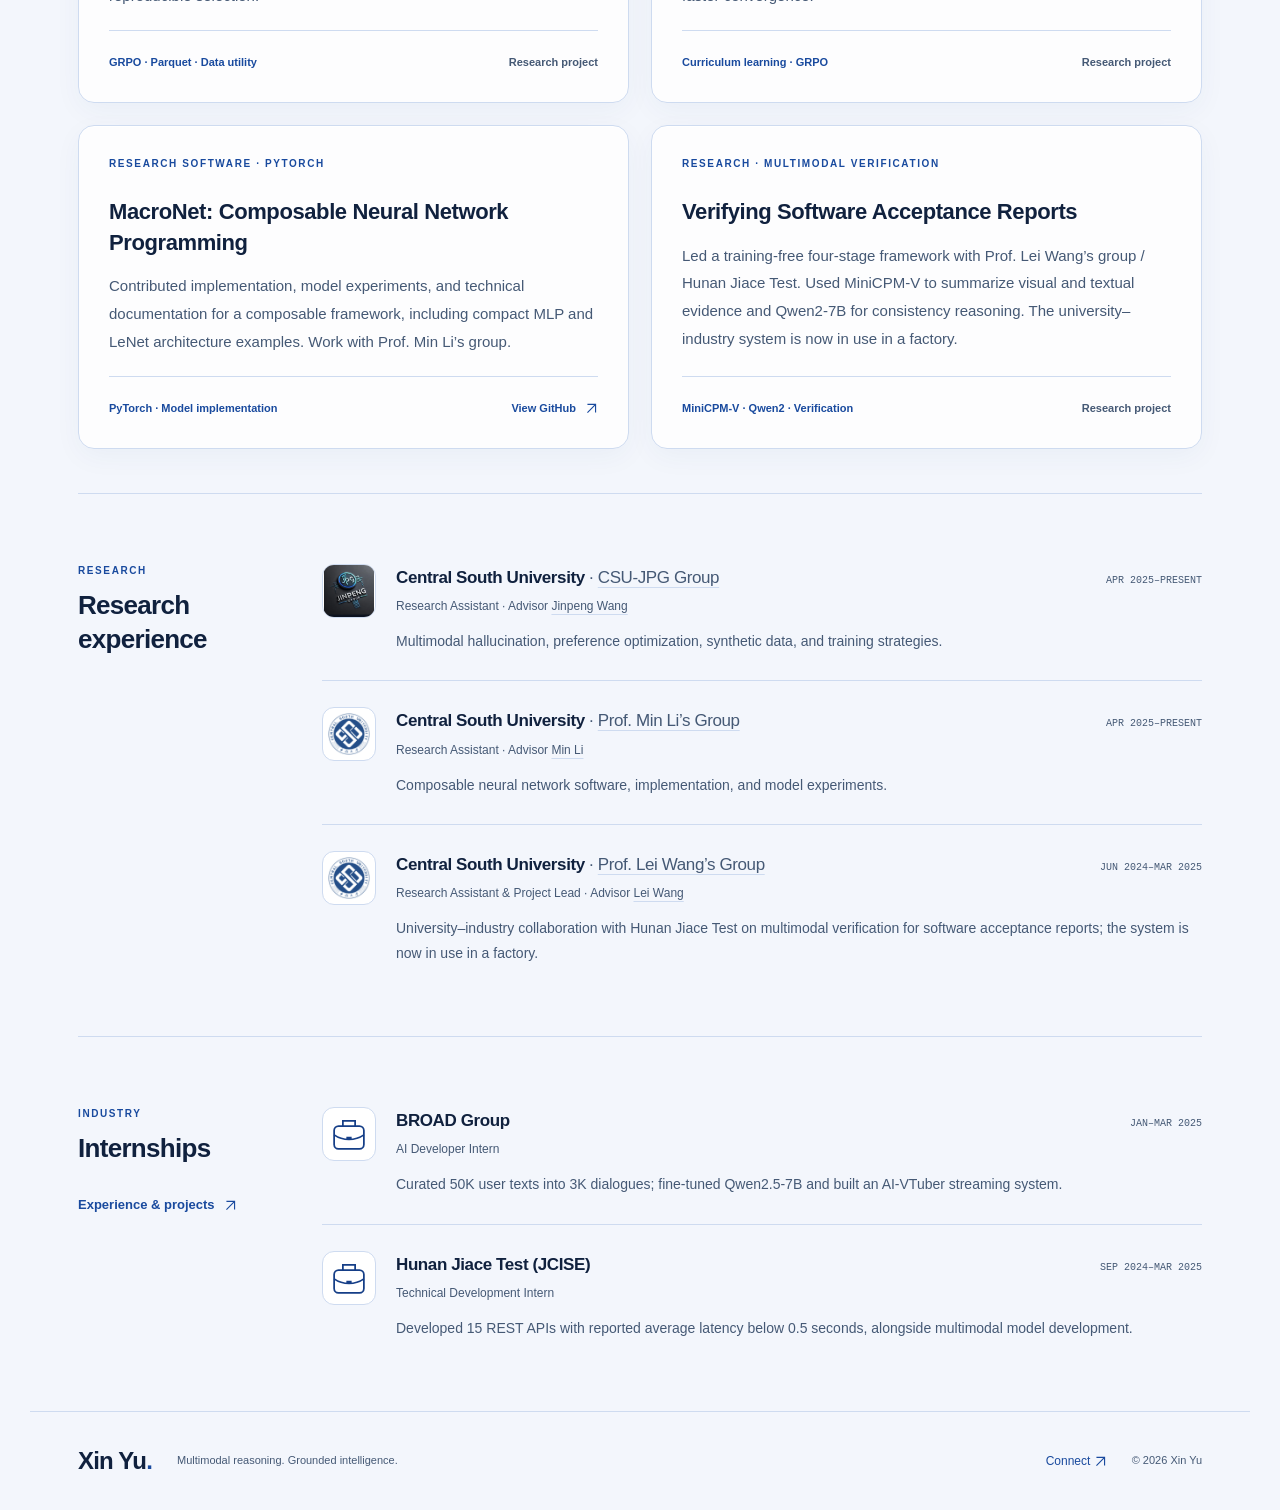
<file: research/index.html>
<!doctype html>
<html lang="en"><head><meta charset="utf-8"><meta name="viewport" content="width=device-width, initial-scale=1"><title>Research — Xin Yu</title><meta name="description" content="Multimodal reasoning, hallucination mitigation, preference optimization, and data-centric model training."><meta name="color-scheme" content="light dark"><link rel="canonical" href="https://yuxin0923.github.io/research/"><meta property="og:title" content="Research — Xin Yu"><meta property="og:description" content="Multimodal reasoning, hallucination mitigation, preference optimization, and data-centric model training."><meta property="og:type" content="website"><meta property="og:url" content="https://yuxin0923.github.io/research/"><meta property="og:image" content="https://yuxin0923.github.io/assets/social.png"><meta name="twitter:card" content="summary"><link rel="icon" href="/assets/favicon.svg" type="image/svg+xml"><script src="/assets/theme.js"></script><link rel="stylesheet" href="/assets/style.css"><script src="/assets/main.js" defer></script></head><body><a class="skip-link" href="#main">Skip to content</a><header class="site-header"><a class="brand" href="/" aria-label="Xin Yu home">Xin Yu<span>.</span></a><div class="nav-controls"><button class="theme-toggle" type="button" aria-label="Switch color theme" hidden>◐</button><button class="menu-toggle" type="button" aria-expanded="false" aria-controls="navigation" hidden>Menu <span aria-hidden="true">☰</span></button></div><nav id="navigation" aria-label="Main navigation"><a href="/">Home</a><a href="/research/" aria-current="page">Research</a><a href="/publications/">Publications</a><a href="/experience/">Experience</a><a href="/about/">About</a><a href="/contact/">Contact</a></nav></header><main id="main"><header class="page-intro"><p class="eyebrow">Research</p><h1>Reliable models.<br><em>Better training signals.</em></h1><p class="lead">I explore how visual evidence, preference data, and training strategies shape the reliability of multimodal models.</p></header><article class="publication" id="resynth"><div class="publication-top"><p class="eyebrow">CSU-JPG Lab · Manuscript</p><span class="badge">Under review · ICLR 2027</span></div><h2>ReSynth: Verified Synthetic Data for Multi-Image Understanding</h2><p>Developed a relation-based synthetic-data pipeline with visual verification across five multi-image reasoning abilities. Trained Qwen2.5-VL-7B with GRPO on a 13K-example synthetic corpus.</p><div class="metrics"><div><strong>13K</strong><span>Synthetic examples</span></div><div><strong>+4.25</strong><span>Average accuracy points</span></div><div><strong>+9.75</strong><span>Counting accuracy points</span></div></div><p class="small">The average gain covers BLINK, MUIRBench, and VLM2-Bench; the counting gain is attributed to visual verification. Submission under review; not an accepted publication. Public manuscript and author list pending.</p><div class="card-footer"><span>Multimodal reasoning · Synthetic data · GRPO</span><span class="card-status">Paper details forthcoming</span></div></article><section class="section"><div class="section-heading"><h2>Research projects</h2><span class="small">Methods, experiments & research software</span></div><div class="research-grid"><article class="research-card"><p class="eyebrow">Research · Multimodal alignment</p><h3>Hallucination-Aligned Visual Negative Construction for Multimodal DPO</h3><p>Built an offline preference-data pipeline using model rollouts, language-model judging, and image generation. MMHal-Bench improved from 3.82 to 3.99; hallucination rate fell from 37.6% to 33.3%. Benchmark trade-offs and evaluation settings are documented on the project page.</p><div class="card-footer"><span>Qwen2.5-VL · DPO · Data curation</span><a class="text-link" href="/research/thesis/">Read project <span aria-hidden="true"><svg class="arrow" aria-hidden="true" width="13" height="13" viewBox="0 0 16 16"><path d="M3 13 13 3M3 3h10v10" fill="none" stroke="currentColor" stroke-width="1.4"/></svg></span></a></div></article><article class="research-card"><p class="eyebrow">Research · Trustworthy AI</p><h3>Mitigating Visual Hallucination in VQA for MLLMs</h3><p>Constructed positive and negative training pairs with region masking and caption-based supervision. Reduced the dataset from 265K to 163K examples without accuracy loss, as reported in the CV.</p><div class="card-footer"><span>Vision-language models · VQA</span><span class="card-status">Research project</span></div></article><article class="research-card"><p class="eyebrow">Research · Data selection</p><h3>Data Selection for GRPO-based MLLM Training</h3><p>Developed advantage-based filtering to assess training-data utility, identifying roughly 50% of examples as ineffective and a high-value subset of approximately 5%. Built a vectorized Parquet pipeline for reproducible selection.</p><div class="card-footer"><span>GRPO · Parquet · Data utility</span><span class="card-status">Research project</span></div></article><article class="research-card"><p class="eyebrow">Research · Training strategy</p><h3>Curriculum Learning for Multimodal Models</h3><p>Evaluated 20 SFT checkpoints and constructed a 72K-example reasoning curriculum ranked by Pass@5 difficulty. Explored Naive GRPO and CoT Rollout GRPO with hint fading; early experiments indicated faster convergence.</p><div class="card-footer"><span>Curriculum learning · GRPO</span><span class="card-status">Research project</span></div></article><article class="research-card"><p class="eyebrow">Research software · PyTorch</p><h3>MacroNet: Composable Neural Network Programming</h3><p>Contributed implementation, model experiments, and technical documentation for a composable framework, including compact MLP and LeNet architecture examples. Work with Prof. Min Li’s group.</p><div class="card-footer"><span>PyTorch · Model implementation</span><a class="text-link" href="https://github.com/sumowi/MacroNet">View GitHub <span aria-hidden="true"><svg class="arrow" aria-hidden="true" width="13" height="13" viewBox="0 0 16 16"><path d="M3 13 13 3M3 3h10v10" fill="none" stroke="currentColor" stroke-width="1.4"/></svg></span></a></div></article><article class="research-card"><p class="eyebrow">Research · Multimodal verification</p><h3>Verifying Software Acceptance Reports</h3><p>Led a training-free four-stage framework with Prof. Lei Wang’s group / Hunan Jiace Test. Used MiniCPM-V to summarize visual and textual evidence and Qwen2-7B for consistency reasoning. The university–industry system is now in use in a factory.</p><div class="card-footer"><span>MiniCPM-V · Qwen2 · Verification</span><span class="card-status">Research project</span></div></article></div></section><section class="section experience-section"><div class="experience-section-label"><p class="eyebrow">Research</p><h2>Research experience</h2></div><div class="appointments"><article class="appointment"><a class="institution-icon" href="https://github.com/CSU-JPG" aria-label="CSU-JPG Group"><img src="/assets/institutions/csu-jpg.png" alt="" width="48" height="48" loading="lazy"></a><div class="appointment-content"><div class="appointment-topline"><h3><a class="institution-name" href="https://www.csu.edu.cn/">Central South University</a> <span class="institution-divider">·</span> <a class="group-link" href="https://github.com/CSU-JPG">CSU-JPG Group</a></h3><span class="appointment-date">Apr 2025–present</span></div><p class="appointment-position">Research Assistant <span class="institution-divider">·</span> Advisor <a href="https://fingerrec.github.io/">Jinpeng Wang</a></p><p class="appointment-description">Multimodal hallucination, preference optimization, synthetic data, and training strategies.</p></div></article><article class="appointment"><a class="institution-icon" href="https://www.csu.edu.cn/" aria-label="Central South University"><img src="/assets/institutions/csu.png" alt="" width="48" height="48" loading="lazy"></a><div class="appointment-content"><div class="appointment-topline"><h3><a class="institution-name" href="https://www.csu.edu.cn/">Central South University</a> <span class="institution-divider">·</span> <a class="group-link" href="https://faculty.csu.edu.cn/limin1/en">Prof. Min Li’s Group</a></h3><span class="appointment-date">Apr 2025–present</span></div><p class="appointment-position">Research Assistant <span class="institution-divider">·</span> Advisor <a href="https://faculty.csu.edu.cn/limin1/en">Min Li</a></p><p class="appointment-description">Composable neural network software, implementation, and model experiments.</p></div></article><article class="appointment"><a class="institution-icon" href="https://www.csu.edu.cn/" aria-label="Central South University"><img src="/assets/institutions/csu.png" alt="" width="48" height="48" loading="lazy"></a><div class="appointment-content"><div class="appointment-topline"><h3><a class="institution-name" href="https://www.csu.edu.cn/">Central South University</a> <span class="institution-divider">·</span> <a class="group-link" href="https://faculty.csu.edu.cn/leiwang/en/index.htm">Prof. Lei Wang’s Group</a></h3><span class="appointment-date">Jun 2024–Mar 2025</span></div><p class="appointment-position">Research Assistant & Project Lead <span class="institution-divider">·</span> Advisor <a href="https://faculty.csu.edu.cn/leiwang/en/index.htm">Lei Wang</a></p><p class="appointment-description">University–industry collaboration with Hunan Jiace Test on multimodal verification for software acceptance reports; the system is now in use in a factory.</p></div></article></div></section><section class="section experience-section"><div class="experience-section-label"><p class="eyebrow">Industry</p><h2>Internships</h2><a class="text-link" href="/experience/">Experience & projects <span aria-hidden="true"><svg class="arrow" aria-hidden="true" width="13" height="13" viewBox="0 0 16 16"><path d="M3 13 13 3M3 3h10v10" fill="none" stroke="currentColor" stroke-width="1.4"/></svg></span></a></div><div class="appointments"><article class="appointment"><a class="institution-icon" href="https://en.broad.com/" aria-label="BROAD Group"><img src="/assets/institutions/briefcase.svg" alt="" width="48" height="48" loading="lazy"></a><div class="appointment-content"><div class="appointment-topline"><h3><a class="institution-name" href="https://en.broad.com/">BROAD Group</a></h3><span class="appointment-date">Jan–Mar 2025</span></div><p class="appointment-position">AI Developer Intern</p><p class="appointment-description">Curated 50K user texts into 3K dialogues; fine-tuned Qwen2.5-7B and built an AI-VTuber streaming system.</p></div></article><article class="appointment"><a class="institution-icon" href="https://m.zhipin.com/companys/1ee052f84cfdf4d31nR_2di6GVU~.html" aria-label="Hunan Jiace Test (JCISE)"><img src="/assets/institutions/briefcase.svg" alt="" width="48" height="48" loading="lazy"></a><div class="appointment-content"><div class="appointment-topline"><h3><a class="institution-name" href="https://m.zhipin.com/companys/1ee052f84cfdf4d31nR_2di6GVU~.html">Hunan Jiace Test (JCISE)</a></h3><span class="appointment-date">Sep 2024–Mar 2025</span></div><p class="appointment-position">Technical Development Intern</p><p class="appointment-description">Developed 15 REST APIs with reported average latency below 0.5 seconds, alongside multimodal model development.</p></div></article></div></section></main><footer><a class="brand" href="/">Xin Yu<span>.</span></a><p>Multimodal reasoning. Grounded intelligence.</p><a href="/contact/">Connect <svg class="arrow" aria-hidden="true" width="13" height="13" viewBox="0 0 16 16"><path d="M3 13 13 3M3 3h10v10" fill="none" stroke="currentColor" stroke-width="1.4"/></svg></a><span class="copyright">© 2026 Xin Yu</span></footer></body></html>
</file>
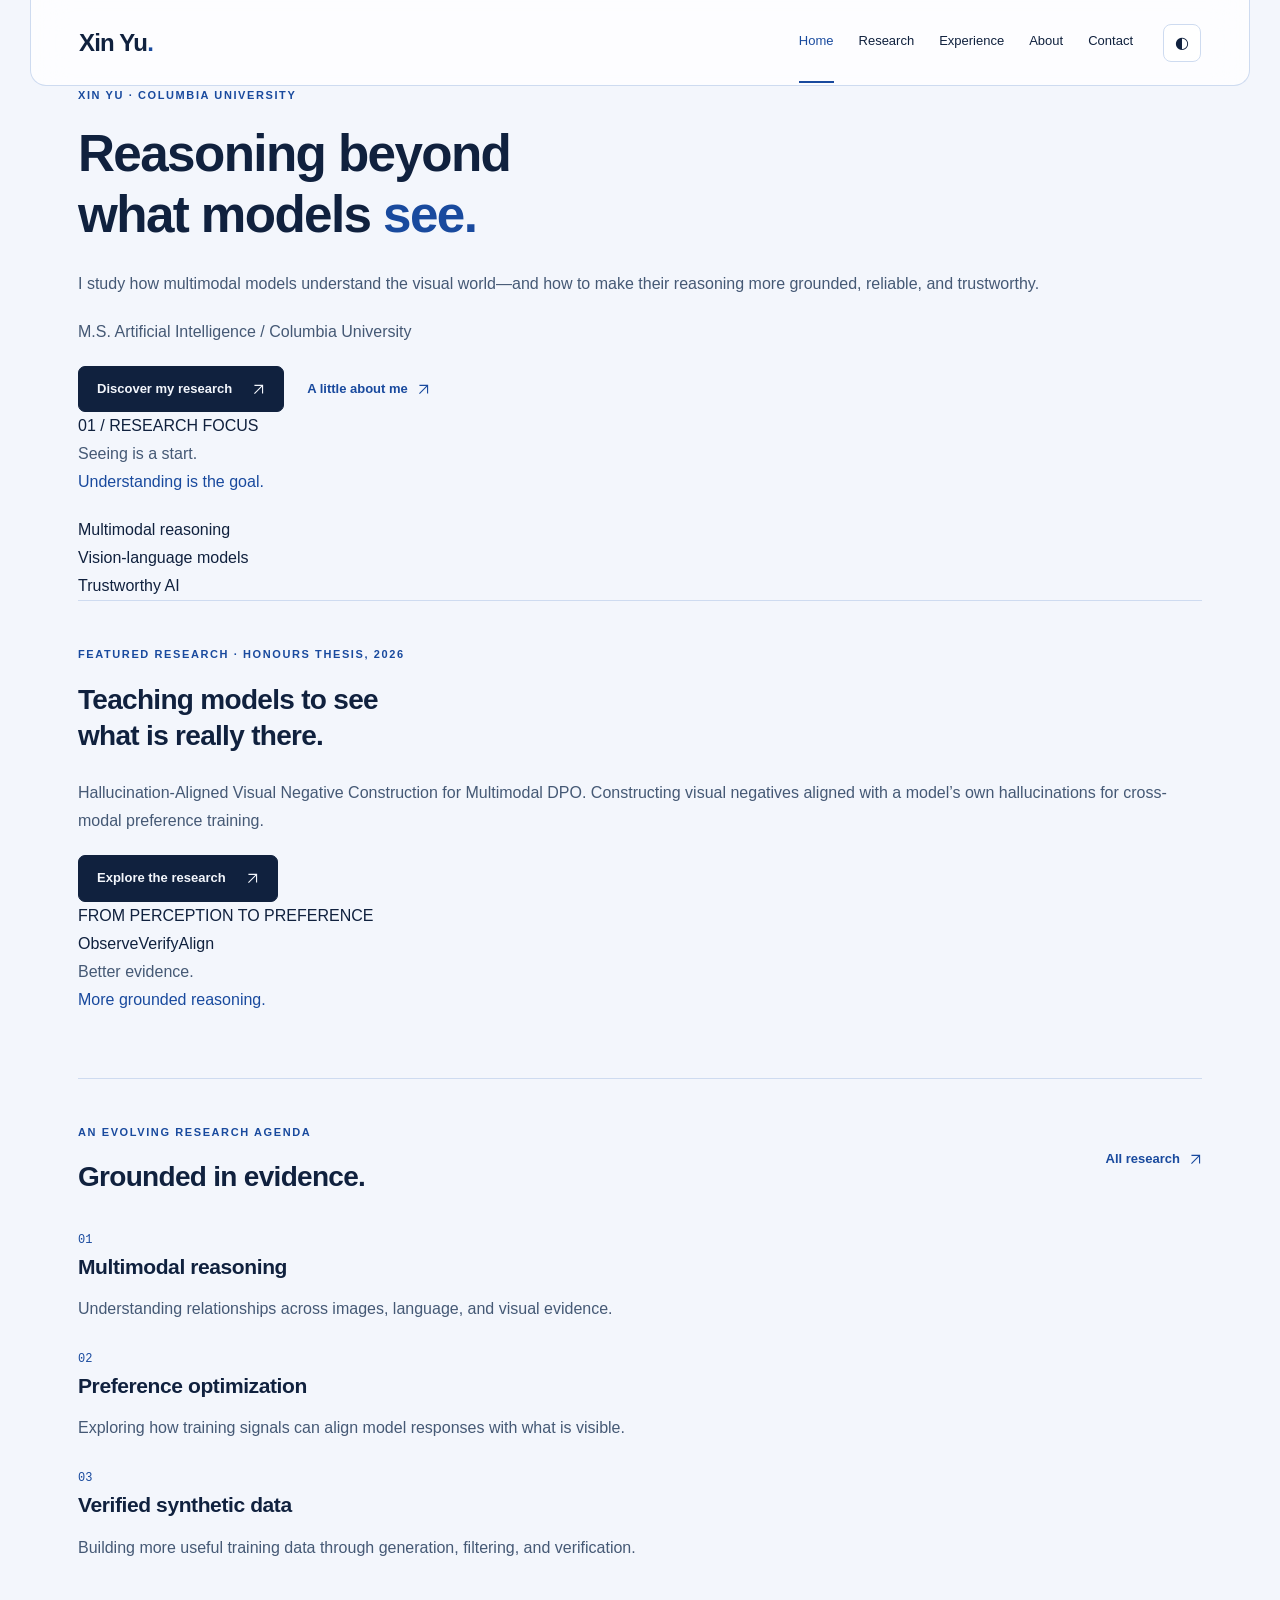
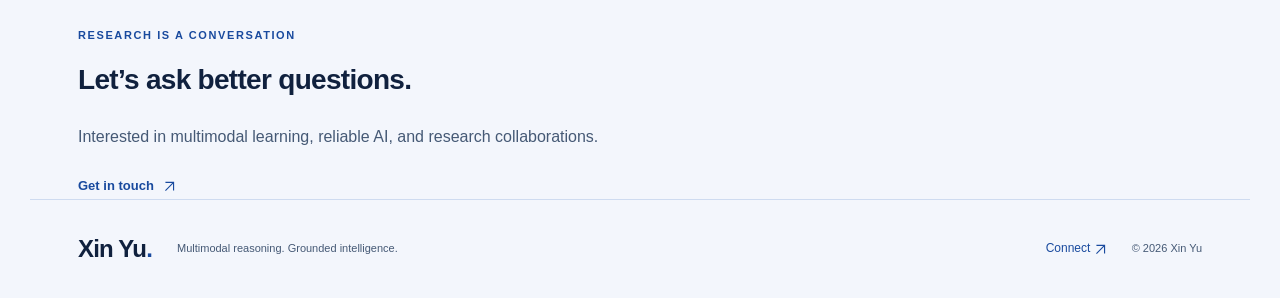
<file: xin-yu-website/index.html>
<!doctype html>
<html lang="en"><head><meta charset="utf-8"><meta name="viewport" content="width=device-width, initial-scale=1"><title>Xin Yu — Multimodal reasoning &amp; trustworthy AI</title><meta name="description" content="Academic portfolio of Xin Yu, an M.S. Artificial Intelligence student at Columbia University."><meta name="color-scheme" content="light dark"><link rel="canonical" href="https://yuxin0923.github.io/"><meta property="og:title" content="Xin Yu — Multimodal reasoning &amp; trustworthy AI"><meta property="og:description" content="Academic portfolio of Xin Yu, an M.S. Artificial Intelligence student at Columbia University."><meta property="og:type" content="website"><meta property="og:url" content="https://yuxin0923.github.io/"><meta property="og:image" content="https://yuxin0923.github.io/assets/social.png"><meta name="twitter:card" content="summary"><link rel="icon" href="/assets/favicon.svg" type="image/svg+xml"><script src="/assets/theme.js"></script><link rel="stylesheet" href="/assets/style.css"><script src="/assets/main.js" defer></script></head><body><a class="skip-link" href="#main">Skip to content</a><header class="site-header"><a class="brand" href="/" aria-label="Xin Yu home">Xin Yu<span>.</span></a><div class="nav-controls"><button class="theme-toggle" type="button" aria-label="Switch color theme" hidden>◐</button><button class="menu-toggle" type="button" aria-expanded="false" aria-controls="navigation" hidden>Menu <span aria-hidden="true">☰</span></button></div><nav id="navigation" aria-label="Main navigation"><a href="/" aria-current="page">Home</a><a href="/research/">Research</a><a href="/experience/">Experience</a><a href="/about/">About</a><a href="/contact/">Contact</a></nav></header><main id="main"><section class="hero"><div><p class="eyebrow"><span class="status-dot"></span> Xin Yu · Columbia University</p><h1>Reasoning beyond<br>what models <em>see.</em></h1><p class="hero-description">I study how multimodal models understand the visual world—and how to make their reasoning more grounded, reliable, and trustworthy.</p><p class="affiliation">M.S. Artificial Intelligence <span> / </span> Columbia University</p><div class="actions"><a class="button" href="/research/">Discover my research <span aria-hidden="true"><svg class="arrow" aria-hidden="true" width="13" height="13" viewBox="0 0 16 16"><path d="M3 13 13 3M3 3h10v10" fill="none" stroke="currentColor" stroke-width="1.4"/></svg></span></a><a class="text-link" href="/about/">A little about me <span aria-hidden="true"><svg class="arrow" aria-hidden="true" width="13" height="13" viewBox="0 0 16 16"><path d="M3 13 13 3M3 3h10v10" fill="none" stroke="currentColor" stroke-width="1.4"/></svg></span></a></div></div><aside class="hero-note"><span class="note-number">01 / RESEARCH FOCUS</span><p>Seeing is a start.<br><em>Understanding is the goal.</em></p><div class="fine-rule"></div><span>Multimodal reasoning<br>Vision-language models<br>Trustworthy AI</span></aside></section><section class="section"><article class="feature"><div><p class="eyebrow">Featured research · Honours thesis, 2026</p><h2>Teaching models to see<br>what is really there.</h2><p>Hallucination-Aligned Visual Negative Construction for Multimodal DPO. Constructing visual negatives aligned with a model’s own hallucinations for cross-modal preference training.</p><a class="button" href="/research/thesis/">Explore the research <span aria-hidden="true"><svg class="arrow" aria-hidden="true" width="13" height="13" viewBox="0 0 16 16"><path d="M3 13 13 3M3 3h10v10" fill="none" stroke="currentColor" stroke-width="1.4"/></svg></span></a></div><div class="feature-art" aria-label="Conceptual process: observation, verification, alignment"><span class="art-label">FROM PERCEPTION TO PREFERENCE</span><div class="orbit"><span>Observe</span><span>Verify</span><span>Align</span></div><p>Better evidence.<br><em>More grounded reasoning.</em></p></div></article></section><section class="section"><div class="section-heading"><div><p class="eyebrow">An evolving research agenda</p><h2>Grounded in evidence.</h2></div><a class="text-link" href="/research/">All research <span aria-hidden="true"><svg class="arrow" aria-hidden="true" width="13" height="13" viewBox="0 0 16 16"><path d="M3 13 13 3M3 3h10v10" fill="none" stroke="currentColor" stroke-width="1.4"/></svg></span></a></div><div class="three-grid"><article><span class="index">01</span><h3>Multimodal reasoning</h3><p>Understanding relationships across images, language, and visual evidence.</p></article><article><span class="index">02</span><h3>Preference optimization</h3><p>Exploring how training signals can align model responses with what is visible.</p></article><article><span class="index">03</span><h3>Verified synthetic data</h3><p>Building more useful training data through generation, filtering, and verification.</p></article></div></section><section class="closing"><p class="eyebrow">Research is a conversation</p><h2>Let’s ask better questions.</h2><p>Interested in multimodal learning, reliable AI, and research collaborations.</p><a class="text-link" href="/contact/">Get in touch <span aria-hidden="true"><svg class="arrow" aria-hidden="true" width="13" height="13" viewBox="0 0 16 16"><path d="M3 13 13 3M3 3h10v10" fill="none" stroke="currentColor" stroke-width="1.4"/></svg></span></a></section></main><footer><a class="brand" href="/">Xin Yu<span>.</span></a><p>Multimodal reasoning. Grounded intelligence.</p><a href="/contact/">Connect <svg class="arrow" aria-hidden="true" width="13" height="13" viewBox="0 0 16 16"><path d="M3 13 13 3M3 3h10v10" fill="none" stroke="currentColor" stroke-width="1.4"/></svg></a><span class="copyright">© 2026 Xin Yu</span></footer></body></html>
</file>
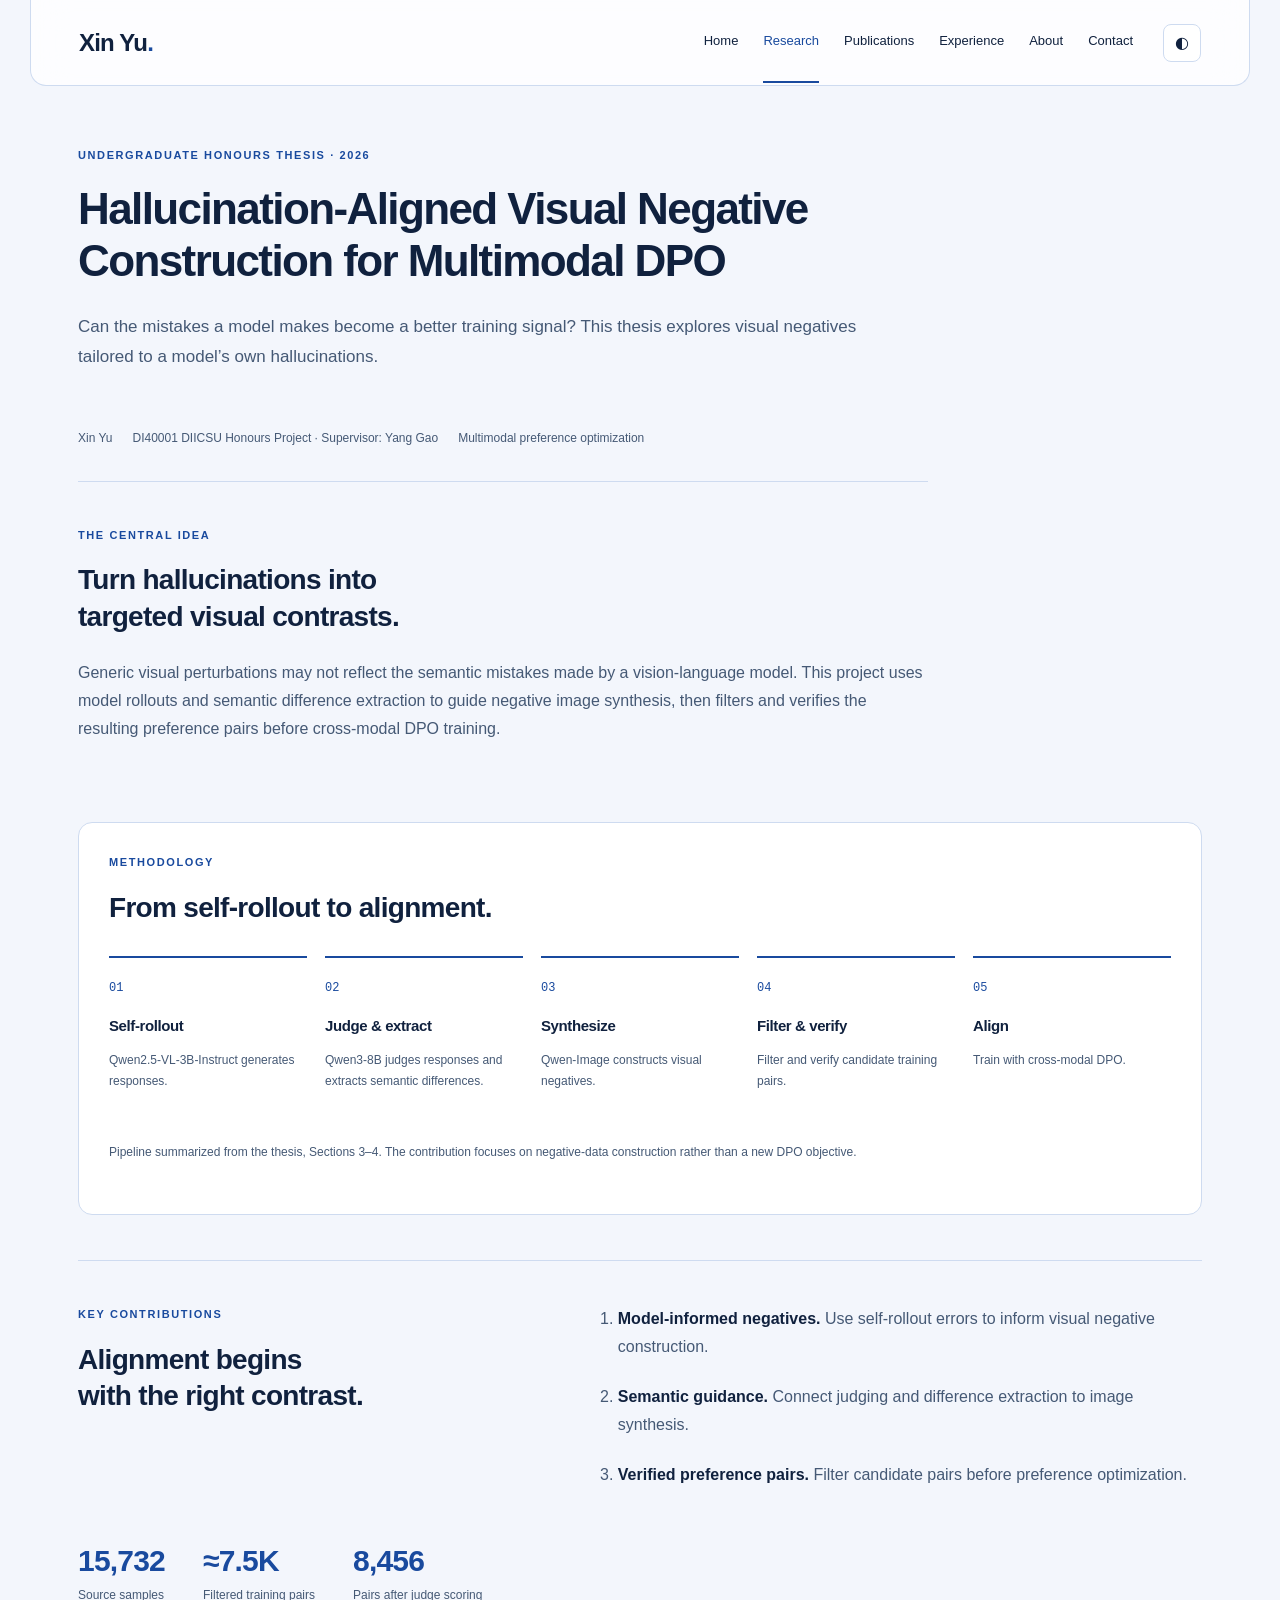
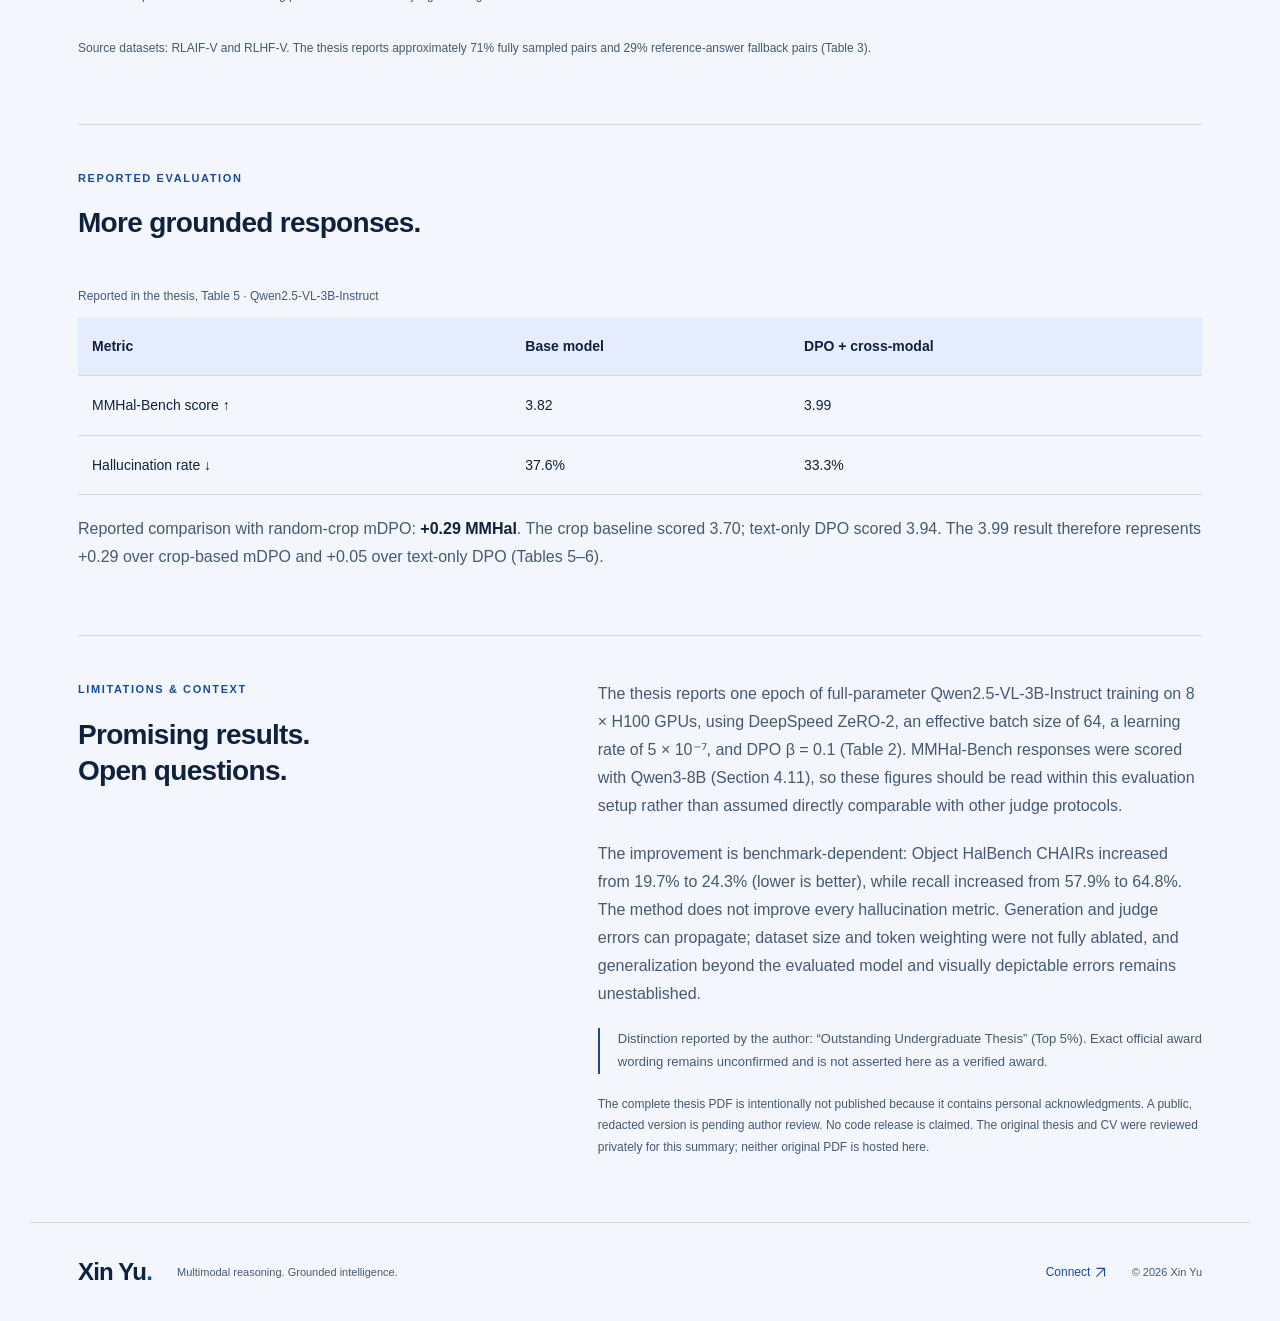
<file: research/thesis/index.html>
<!doctype html>
<html lang="en"><head><meta charset="utf-8"><meta name="viewport" content="width=device-width, initial-scale=1"><title>Visual negatives for multimodal DPO — Xin Yu</title><meta name="description" content="Honours thesis on hallucination-aligned visual negative construction, methodology, reported results, and limitations."><meta name="color-scheme" content="light dark"><link rel="canonical" href="https://yuxin0923.github.io/research/thesis/"><meta property="og:title" content="Visual negatives for multimodal DPO — Xin Yu"><meta property="og:description" content="Honours thesis on hallucination-aligned visual negative construction, methodology, reported results, and limitations."><meta property="og:type" content="website"><meta property="og:url" content="https://yuxin0923.github.io/research/thesis/"><meta property="og:image" content="https://yuxin0923.github.io/assets/social.png"><meta name="twitter:card" content="summary"><link rel="icon" href="/assets/favicon.svg" type="image/svg+xml"><script src="/assets/theme.js"></script><link rel="stylesheet" href="/assets/style.css"><script src="/assets/main.js" defer></script></head><body><a class="skip-link" href="#main">Skip to content</a><header class="site-header"><a class="brand" href="/" aria-label="Xin Yu home">Xin Yu<span>.</span></a><div class="nav-controls"><button class="theme-toggle" type="button" aria-label="Switch color theme" hidden>◐</button><button class="menu-toggle" type="button" aria-expanded="false" aria-controls="navigation" hidden>Menu <span aria-hidden="true">☰</span></button></div><nav id="navigation" aria-label="Main navigation"><a href="/">Home</a><a href="/research/" aria-current="page">Research</a><a href="/publications/">Publications</a><a href="/experience/">Experience</a><a href="/about/">About</a><a href="/contact/">Contact</a></nav></header><main id="main"><header class="page-intro"><p class="eyebrow">Undergraduate Honours Thesis · 2026</p><h1>Hallucination-Aligned Visual Negative Construction for Multimodal DPO</h1><p class="lead">Can the mistakes a model makes become a better training signal? This thesis explores visual negatives tailored to a model’s own hallucinations.</p></header><div class="thesis-meta"><span>Xin Yu</span><span>DI40001 DIICSU Honours Project · Supervisor: Yang Gao</span><span>Multimodal preference optimization</span></div><section class="section prose"><p class="eyebrow">The central idea</p><h2>Turn hallucinations into<br>targeted visual contrasts.</h2><p>Generic visual perturbations may not reflect the semantic mistakes made by a vision-language model. This project uses model rollouts and semantic difference extraction to guide negative image synthesis, then filters and verifies the resulting preference pairs before cross-modal DPO training.</p></section><section class="pipeline-section"><p class="eyebrow">Methodology</p><h2>From self-rollout to alignment.</h2><ol class="pipeline"><li><span class="index">01</span><h3>Self-rollout</h3><p>Qwen2.5-VL-3B-Instruct generates responses.</p></li><li><span class="index">02</span><h3>Judge & extract</h3><p>Qwen3-8B judges responses and extracts semantic differences.</p></li><li><span class="index">03</span><h3>Synthesize</h3><p>Qwen-Image constructs visual negatives.</p></li><li><span class="index">04</span><h3>Filter & verify</h3><p>Filter and verify candidate training pairs.</p></li><li><span class="index">05</span><h3>Align</h3><p>Train with cross-modal DPO.</p></li></ol><p class="small">Pipeline summarized from the thesis, Sections 3–4. The contribution focuses on negative-data construction rather than a new DPO objective.</p></section><section class="section"><div class="two-grid"><div><p class="eyebrow">Key contributions</p><h2>Alignment begins<br>with the right contrast.</h2></div><ol class="contributions"><li><strong>Model-informed negatives.</strong> Use self-rollout errors to inform visual negative construction.</li><li><strong>Semantic guidance.</strong> Connect judging and difference extraction to image synthesis.</li><li><strong>Verified preference pairs.</strong> Filter candidate pairs before preference optimization.</li></ol></div><div class="metrics"><div><strong>15,732</strong><span>Source samples</span></div><div><strong>≈7.5K</strong><span>Filtered training pairs</span></div><div><strong>8,456</strong><span>Pairs after judge scoring</span></div></div><p class="small">Source datasets: RLAIF-V and RLHF-V. The thesis reports approximately 71% fully sampled pairs and 29% reference-answer fallback pairs (Table 3).</p></section><section class="section"><p class="eyebrow">Reported evaluation</p><h2>More grounded responses.</h2><div class="table-wrap"><table><caption>Reported in the thesis, Table 5 · Qwen2.5-VL-3B-Instruct</caption><thead><tr><th scope="col">Metric</th><th scope="col">Base model</th><th scope="col">DPO + cross-modal</th></tr></thead><tbody><tr><th scope="row">MMHal-Bench score ↑</th><td>3.82</td><td>3.99</td></tr><tr><th scope="row">Hallucination rate ↓</th><td>37.6%</td><td>33.3%</td></tr></tbody></table></div><p>Reported comparison with random-crop mDPO: <strong>+0.29 MMHal</strong>. The crop baseline scored 3.70; text-only DPO scored 3.94. The 3.99 result therefore represents +0.29 over crop-based mDPO and +0.05 over text-only DPO (Tables 5–6).</p></section><section class="section two-grid"><div><p class="eyebrow">Limitations & context</p><h2>Promising results.<br>Open questions.</h2></div><div><p>The thesis reports one epoch of full-parameter Qwen2.5-VL-3B-Instruct training on 8 × H100 GPUs, using DeepSpeed ZeRO-2, an effective batch size of 64, a learning rate of 5 × 10⁻⁷, and DPO β = 0.1 (Table 2). MMHal-Bench responses were scored with Qwen3-8B (Section 4.11), so these figures should be read within this evaluation setup rather than assumed directly comparable with other judge protocols.</p><p>The improvement is benchmark-dependent: Object HalBench CHAIRs increased from 19.7% to 24.3% (lower is better), while recall increased from 57.9% to 64.8%. The method does not improve every hallucination metric. Generation and judge errors can propagate; dataset size and token weighting were not fully ablated, and generalization beyond the evaluated model and visually depictable errors remains unestablished.</p><p class="editorial-note">Distinction reported by the author: “Outstanding Undergraduate Thesis” (Top 5%). Exact official award wording remains unconfirmed and is not asserted here as a verified award.</p><p class="small">The complete thesis PDF is intentionally not published because it contains personal acknowledgments. A public, redacted version is pending author review. No code release is claimed. The original thesis and CV were reviewed privately for this summary; neither original PDF is hosted here.</p></div></section></main><footer><a class="brand" href="/">Xin Yu<span>.</span></a><p>Multimodal reasoning. Grounded intelligence.</p><a href="/contact/">Connect <svg class="arrow" aria-hidden="true" width="13" height="13" viewBox="0 0 16 16"><path d="M3 13 13 3M3 3h10v10" fill="none" stroke="currentColor" stroke-width="1.4"/></svg></a><span class="copyright">© 2026 Xin Yu</span></footer></body></html>
</file>
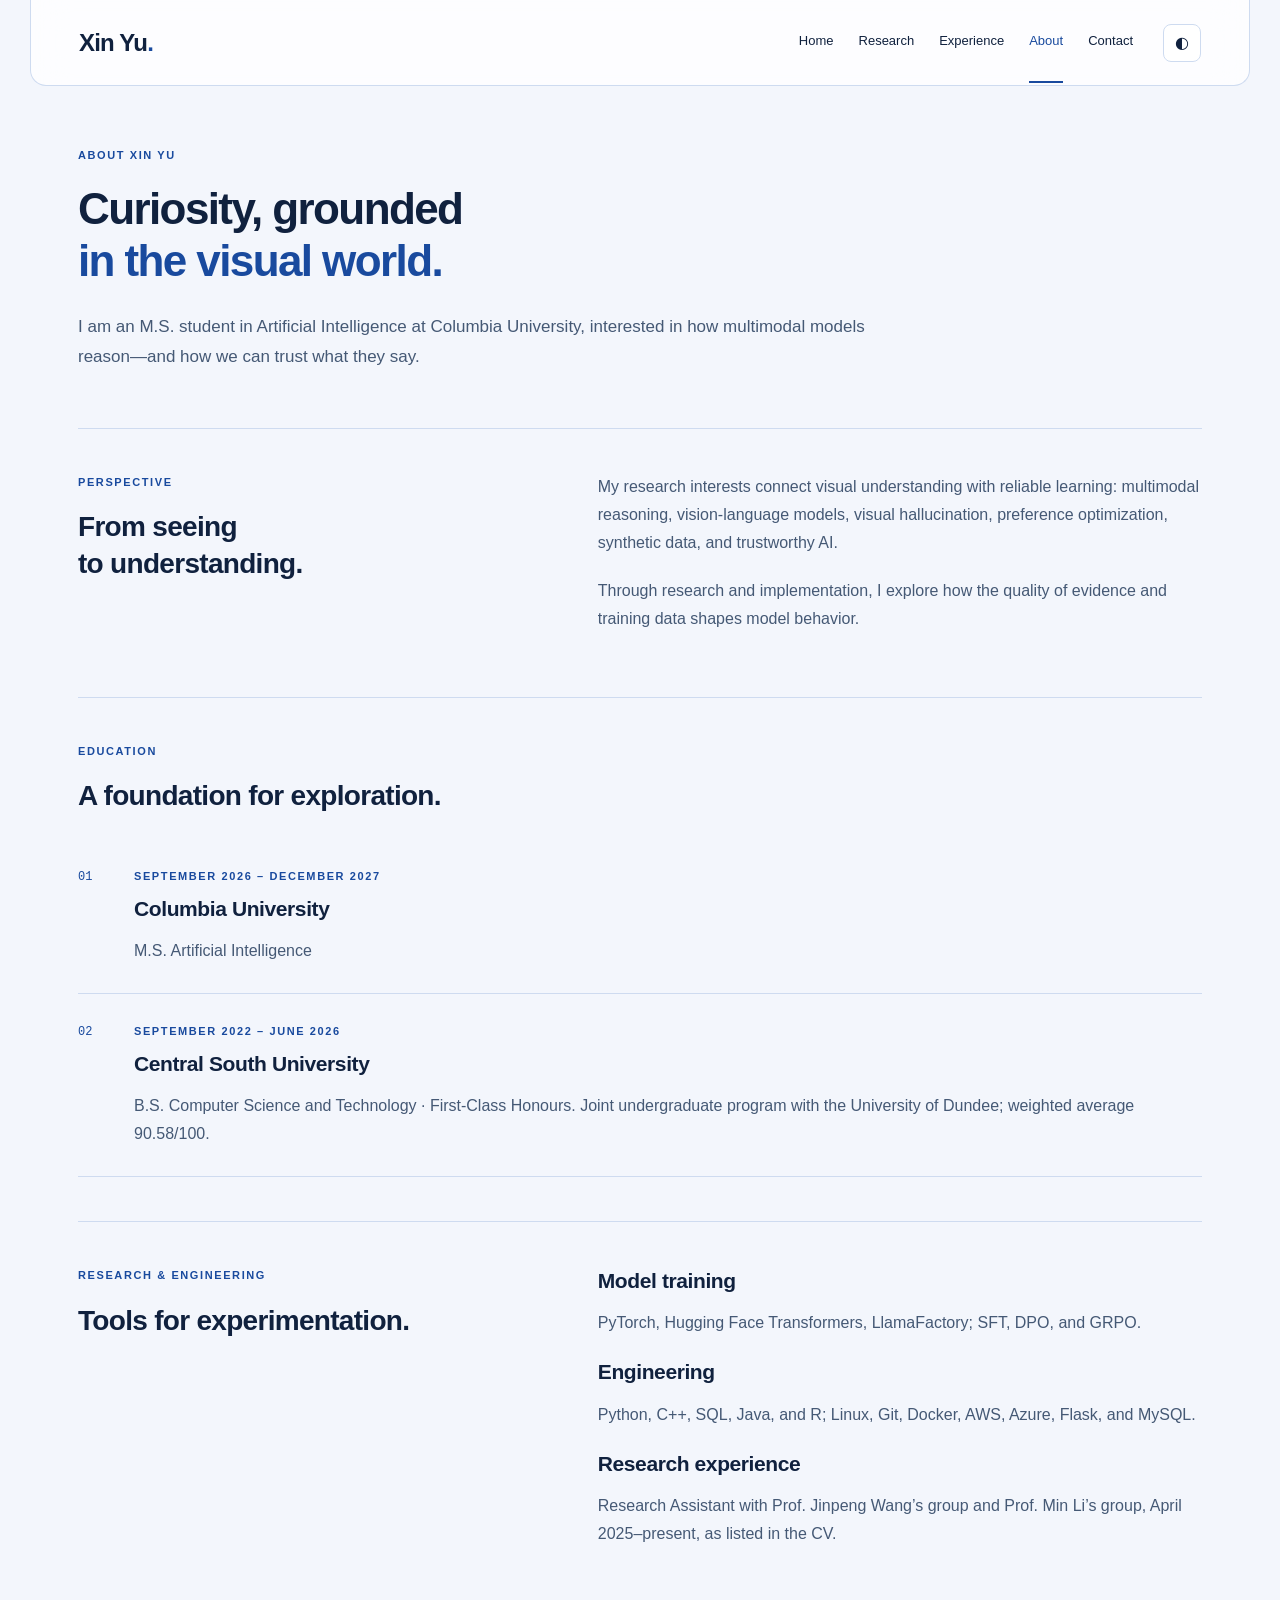
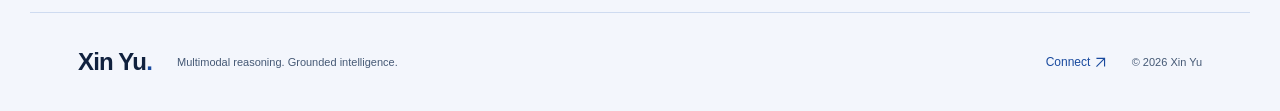
<file: xin-yu-website/about/index.html>
<!doctype html>
<html lang="en"><head><meta charset="utf-8"><meta name="viewport" content="width=device-width, initial-scale=1"><title>About &amp; education — Xin Yu</title><meta name="description" content="Xin Yu studies Artificial Intelligence at Columbia University, following Computer Science at Central South University."><meta name="color-scheme" content="light dark"><link rel="canonical" href="https://yuxin0923.github.io/about/"><meta property="og:title" content="About &amp; education — Xin Yu"><meta property="og:description" content="Xin Yu studies Artificial Intelligence at Columbia University, following Computer Science at Central South University."><meta property="og:type" content="website"><meta property="og:url" content="https://yuxin0923.github.io/about/"><meta property="og:image" content="https://yuxin0923.github.io/assets/social.png"><meta name="twitter:card" content="summary"><link rel="icon" href="/assets/favicon.svg" type="image/svg+xml"><script src="/assets/theme.js"></script><link rel="stylesheet" href="/assets/style.css"><script src="/assets/main.js" defer></script></head><body><a class="skip-link" href="#main">Skip to content</a><header class="site-header"><a class="brand" href="/" aria-label="Xin Yu home">Xin Yu<span>.</span></a><div class="nav-controls"><button class="theme-toggle" type="button" aria-label="Switch color theme" hidden>◐</button><button class="menu-toggle" type="button" aria-expanded="false" aria-controls="navigation" hidden>Menu <span aria-hidden="true">☰</span></button></div><nav id="navigation" aria-label="Main navigation"><a href="/">Home</a><a href="/research/">Research</a><a href="/experience/">Experience</a><a href="/about/" aria-current="page">About</a><a href="/contact/">Contact</a></nav></header><main id="main"><header class="page-intro"><p class="eyebrow">About Xin Yu</p><h1>Curiosity, grounded<br><em>in the visual world.</em></h1><p class="lead">I am an M.S. student in Artificial Intelligence at Columbia University, interested in how multimodal models reason—and how we can trust what they say.</p></header><section class="section two-grid"><div><p class="eyebrow">Perspective</p><h2>From seeing<br>to understanding.</h2></div><div class="prose"><p>My research interests connect visual understanding with reliable learning: multimodal reasoning, vision-language models, visual hallucination, preference optimization, synthetic data, and trustworthy AI.</p><p>Through research and implementation, I explore how the quality of evidence and training data shapes model behavior.</p></div></section><section class="section"><p class="eyebrow">Education</p><h2>A foundation for exploration.</h2><article class="research-row"><span class="index">01</span><div><p class="eyebrow">September 2026 – December 2027</p><h3>Columbia University</h3><p>M.S. Artificial Intelligence</p></div></article><article class="research-row"><span class="index">02</span><div><p class="eyebrow">September 2022 – June 2026</p><h3>Central South University</h3><p>B.S. Computer Science and Technology · First-Class Honours. Joint undergraduate program with the University of Dundee; weighted average 90.58/100.</p></div></article></section><section class="section two-grid"><div><p class="eyebrow">Research &amp; engineering</p><h2>Tools for experimentation.</h2></div><div><h3>Model training</h3><p>PyTorch, Hugging Face Transformers, LlamaFactory; SFT, DPO, and GRPO.</p><h3>Engineering</h3><p>Python, C++, SQL, Java, and R; Linux, Git, Docker, AWS, Azure, Flask, and MySQL.</p><h3>Research experience</h3><p>Research Assistant with Prof. Jinpeng Wang’s group and Prof. Min Li’s group, April 2025–present, as listed in the CV.</p></div></section></main><footer><a class="brand" href="/">Xin Yu<span>.</span></a><p>Multimodal reasoning. Grounded intelligence.</p><a href="/contact/">Connect <svg class="arrow" aria-hidden="true" width="13" height="13" viewBox="0 0 16 16"><path d="M3 13 13 3M3 3h10v10" fill="none" stroke="currentColor" stroke-width="1.4"/></svg></a><span class="copyright">© 2026 Xin Yu</span></footer></body></html>
</file>
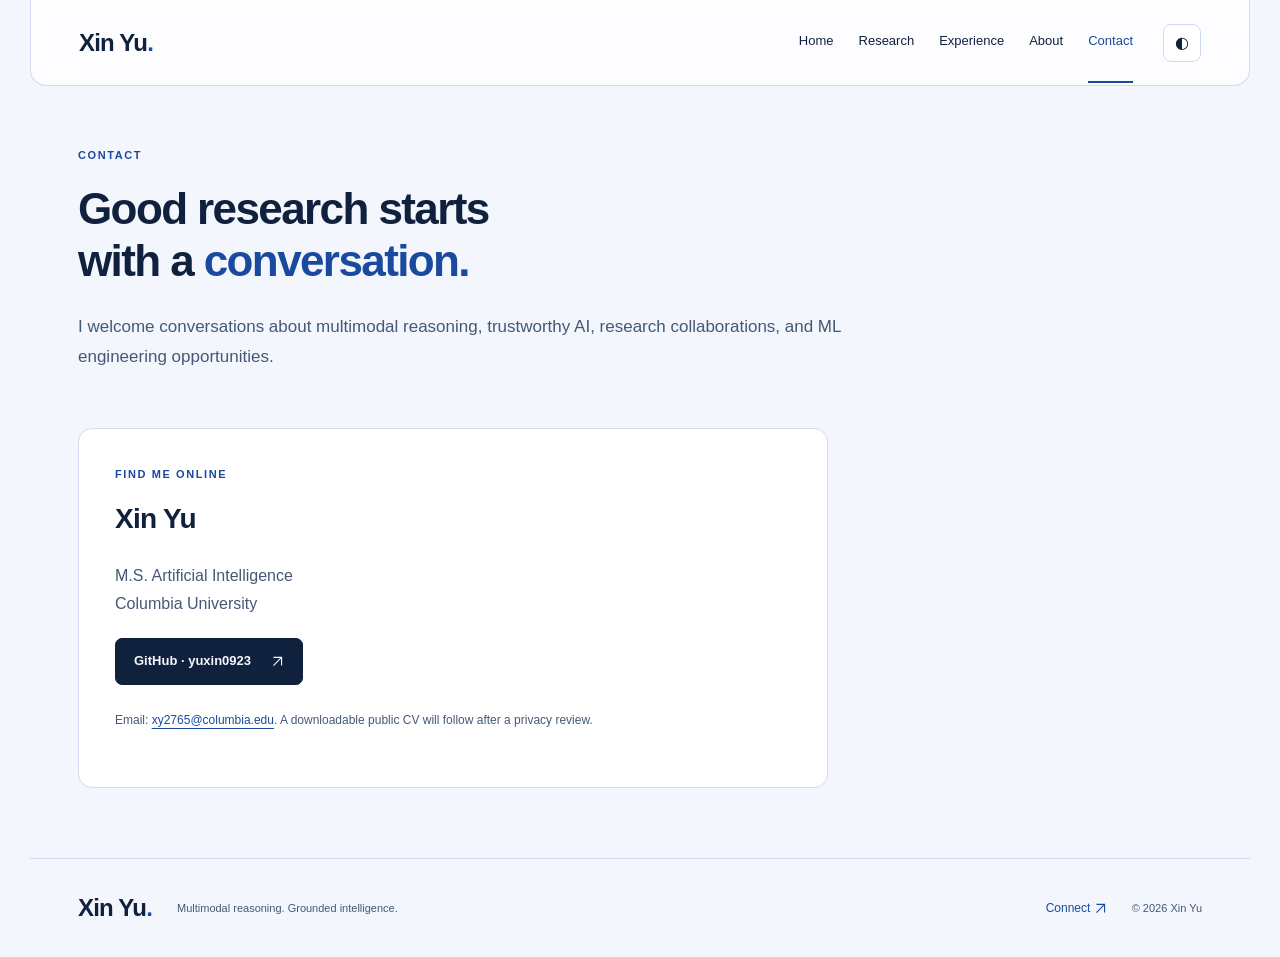
<file: xin-yu-website/contact/index.html>
<!doctype html>
<html lang="en"><head><meta charset="utf-8"><meta name="viewport" content="width=device-width, initial-scale=1"><title>Contact — Xin Yu</title><meta name="description" content="Connect with Xin Yu about multimodal learning, trustworthy AI, and research opportunities."><meta name="color-scheme" content="light dark"><link rel="canonical" href="https://yuxin0923.github.io/contact/"><meta property="og:title" content="Contact — Xin Yu"><meta property="og:description" content="Connect with Xin Yu about multimodal learning, trustworthy AI, and research opportunities."><meta property="og:type" content="website"><meta property="og:url" content="https://yuxin0923.github.io/contact/"><meta property="og:image" content="https://yuxin0923.github.io/assets/social.png"><meta name="twitter:card" content="summary"><link rel="icon" href="/assets/favicon.svg" type="image/svg+xml"><script src="/assets/theme.js"></script><link rel="stylesheet" href="/assets/style.css"><script src="/assets/main.js" defer></script></head><body><a class="skip-link" href="#main">Skip to content</a><header class="site-header"><a class="brand" href="/" aria-label="Xin Yu home">Xin Yu<span>.</span></a><div class="nav-controls"><button class="theme-toggle" type="button" aria-label="Switch color theme" hidden>◐</button><button class="menu-toggle" type="button" aria-expanded="false" aria-controls="navigation" hidden>Menu <span aria-hidden="true">☰</span></button></div><nav id="navigation" aria-label="Main navigation"><a href="/">Home</a><a href="/research/">Research</a><a href="/experience/">Experience</a><a href="/about/">About</a><a href="/contact/" aria-current="page">Contact</a></nav></header><main id="main"><header class="page-intro"><p class="eyebrow">Contact</p><h1>Good research starts<br>with a <em>conversation.</em></h1><p class="lead">I welcome conversations about multimodal reasoning, trustworthy AI, research collaborations, and ML engineering opportunities.</p></header><section class="contact-panel"><p class="eyebrow">Find me online</p><h2>Xin Yu</h2><p>M.S. Artificial Intelligence<br>Columbia University</p><a class="button" href="https://github.com/yuxin0923">GitHub · yuxin0923 <span aria-hidden="true"><svg class="arrow" aria-hidden="true" width="13" height="13" viewBox="0 0 16 16"><path d="M3 13 13 3M3 3h10v10" fill="none" stroke="currentColor" stroke-width="1.4"/></svg></span></a><p class="small">Email: <a href="mailto:xy2765@columbia.edu">xy2765@columbia.edu</a>. A downloadable public CV will follow after a privacy review.</p></section></main><footer><a class="brand" href="/">Xin Yu<span>.</span></a><p>Multimodal reasoning. Grounded intelligence.</p><a href="/contact/">Connect <svg class="arrow" aria-hidden="true" width="13" height="13" viewBox="0 0 16 16"><path d="M3 13 13 3M3 3h10v10" fill="none" stroke="currentColor" stroke-width="1.4"/></svg></a><span class="copyright">© 2026 Xin Yu</span></footer></body></html>
</file>
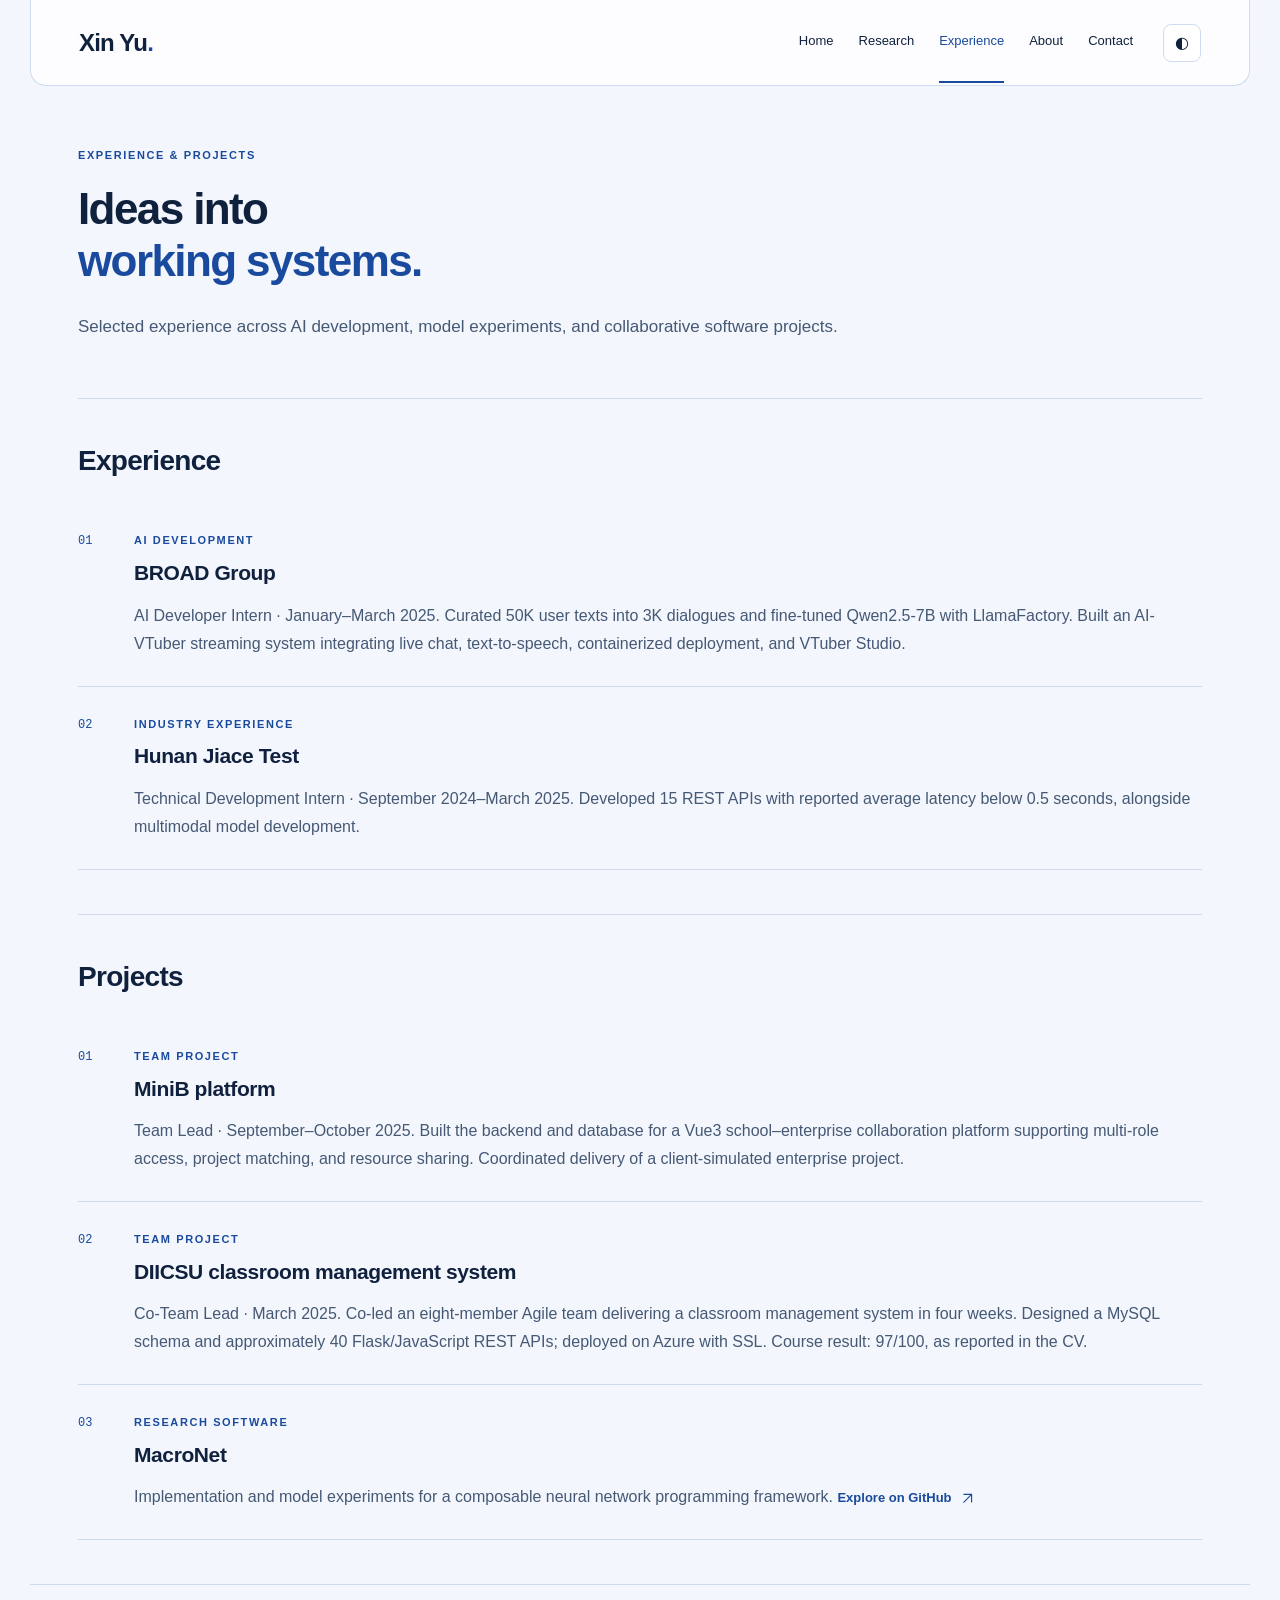
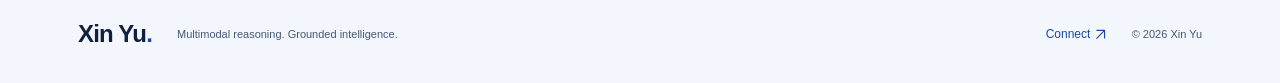
<file: xin-yu-website/experience/index.html>
<!doctype html>
<html lang="en"><head><meta charset="utf-8"><meta name="viewport" content="width=device-width, initial-scale=1"><title>Experience &amp; projects — Xin Yu</title><meta name="description" content="Selected internships, research software, and team projects by Xin Yu."><meta name="color-scheme" content="light dark"><link rel="canonical" href="https://yuxin0923.github.io/experience/"><meta property="og:title" content="Experience &amp; projects — Xin Yu"><meta property="og:description" content="Selected internships, research software, and team projects by Xin Yu."><meta property="og:type" content="website"><meta property="og:url" content="https://yuxin0923.github.io/experience/"><meta property="og:image" content="https://yuxin0923.github.io/assets/social.png"><meta name="twitter:card" content="summary"><link rel="icon" href="/assets/favicon.svg" type="image/svg+xml"><script src="/assets/theme.js"></script><link rel="stylesheet" href="/assets/style.css"><script src="/assets/main.js" defer></script></head><body><a class="skip-link" href="#main">Skip to content</a><header class="site-header"><a class="brand" href="/" aria-label="Xin Yu home">Xin Yu<span>.</span></a><div class="nav-controls"><button class="theme-toggle" type="button" aria-label="Switch color theme" hidden>◐</button><button class="menu-toggle" type="button" aria-expanded="false" aria-controls="navigation" hidden>Menu <span aria-hidden="true">☰</span></button></div><nav id="navigation" aria-label="Main navigation"><a href="/">Home</a><a href="/research/">Research</a><a href="/experience/" aria-current="page">Experience</a><a href="/about/">About</a><a href="/contact/">Contact</a></nav></header><main id="main"><header class="page-intro"><p class="eyebrow">Experience & projects</p><h1>Ideas into<br><em>working systems.</em></h1><p class="lead">Selected experience across AI development, model experiments, and collaborative software projects.</p></header><section class="section"><h2>Experience</h2><article class="research-row"><span class="index">01</span><div><p class="eyebrow">AI development</p><h3>BROAD Group</h3><p>AI Developer Intern · January–March 2025. Curated 50K user texts into 3K dialogues and fine-tuned Qwen2.5-7B with LlamaFactory. Built an AI-VTuber streaming system integrating live chat, text-to-speech, containerized deployment, and VTuber Studio.</p></div></article><article class="research-row"><span class="index">02</span><div><p class="eyebrow">Industry experience</p><h3>Hunan Jiace Test</h3><p>Technical Development Intern · September 2024–March 2025. Developed 15 REST APIs with reported average latency below 0.5 seconds, alongside multimodal model development.</p></div></article></section><section class="section"><h2>Projects</h2><article class="research-row"><span class="index">01</span><div><p class="eyebrow">Team project</p><h3>MiniB platform</h3><p>Team Lead · September–October 2025. Built the backend and database for a Vue3 school–enterprise collaboration platform supporting multi-role access, project matching, and resource sharing. Coordinated delivery of a client-simulated enterprise project.</p></div></article><article class="research-row"><span class="index">02</span><div><p class="eyebrow">Team project</p><h3>DIICSU classroom management system</h3><p>Co-Team Lead · March 2025. Co-led an eight-member Agile team delivering a classroom management system in four weeks. Designed a MySQL schema and approximately 40 Flask/JavaScript REST APIs; deployed on Azure with SSL. Course result: 97/100, as reported in the CV.</p></div></article><article class="research-row"><span class="index">03</span><div><p class="eyebrow">Research software</p><h3>MacroNet</h3><p>Implementation and model experiments for a composable neural network programming framework. <a class="text-link" href="https://github.com/sumowi/MacroNet">Explore on GitHub <span aria-hidden="true"><svg class="arrow" aria-hidden="true" width="13" height="13" viewBox="0 0 16 16"><path d="M3 13 13 3M3 3h10v10" fill="none" stroke="currentColor" stroke-width="1.4"/></svg></span></a></p></div></article></section></main><footer><a class="brand" href="/">Xin Yu<span>.</span></a><p>Multimodal reasoning. Grounded intelligence.</p><a href="/contact/">Connect <svg class="arrow" aria-hidden="true" width="13" height="13" viewBox="0 0 16 16"><path d="M3 13 13 3M3 3h10v10" fill="none" stroke="currentColor" stroke-width="1.4"/></svg></a><span class="copyright">© 2026 Xin Yu</span></footer></body></html>
</file>
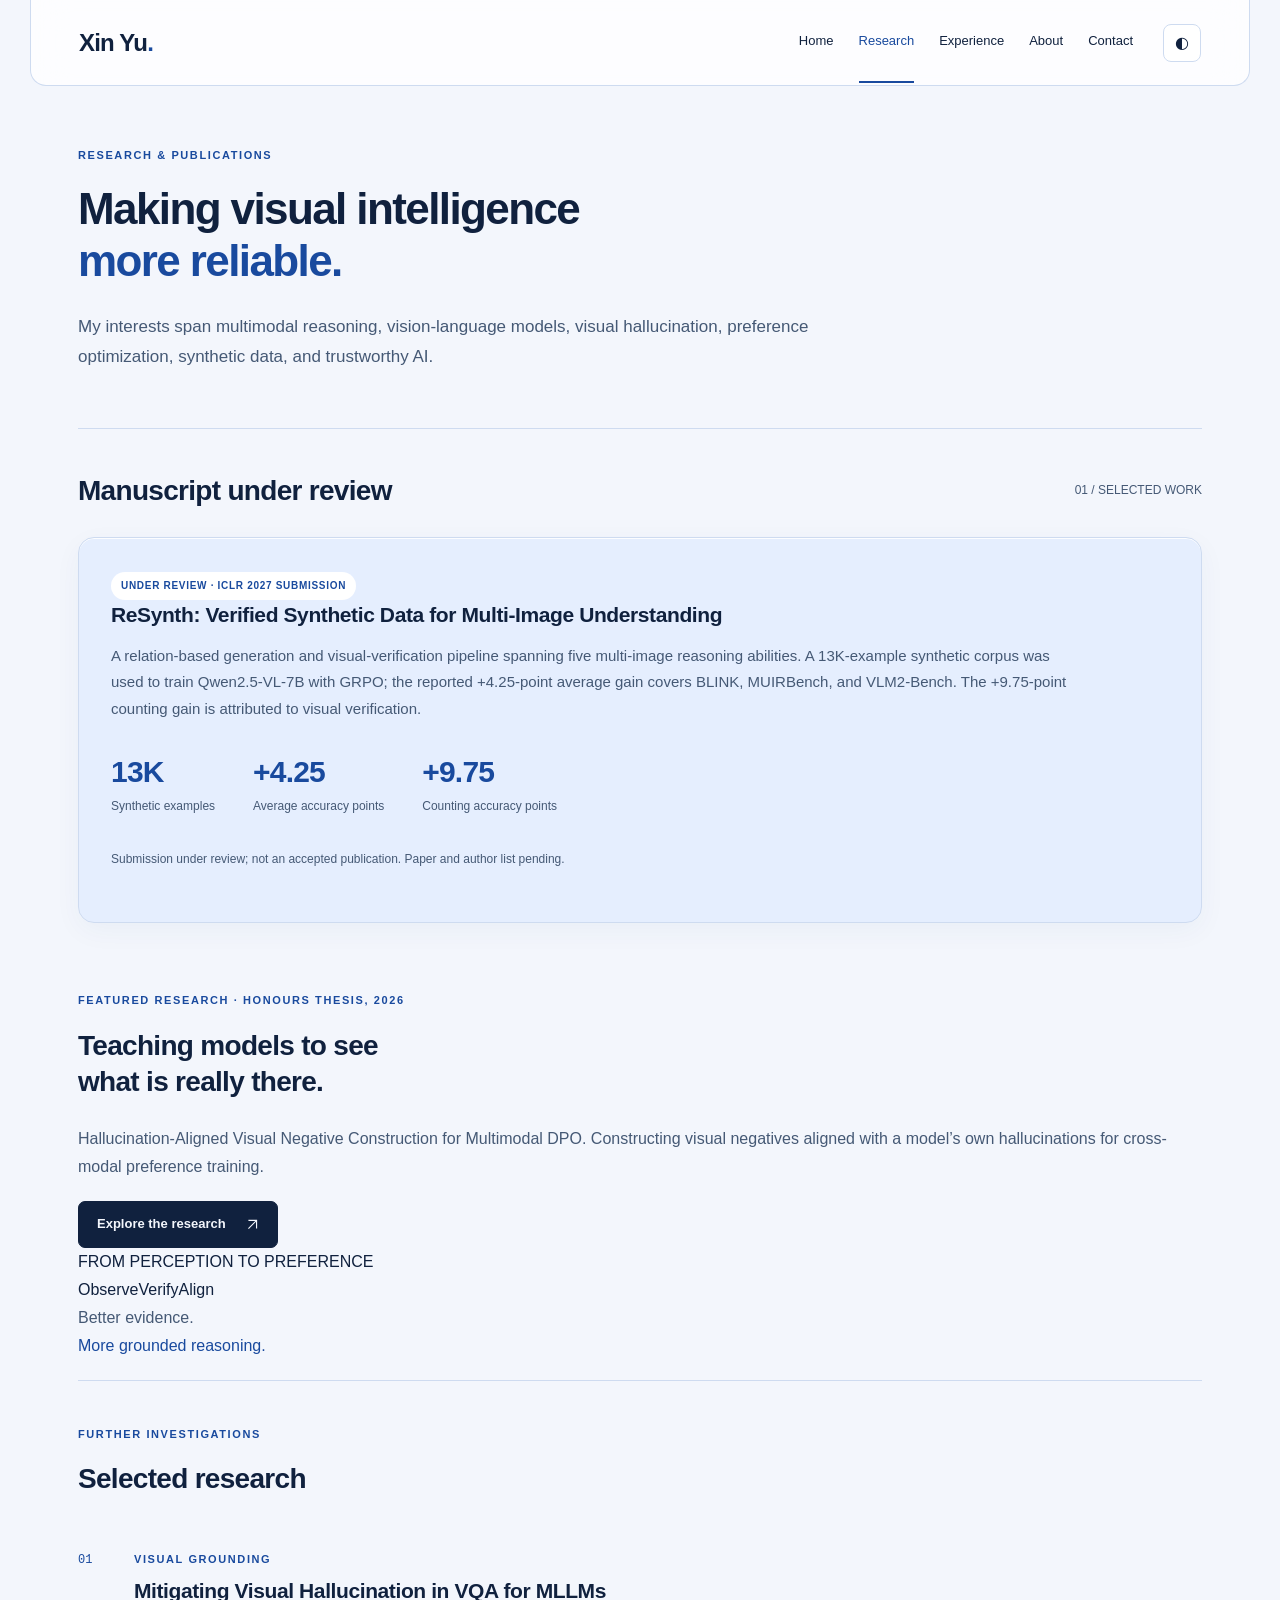
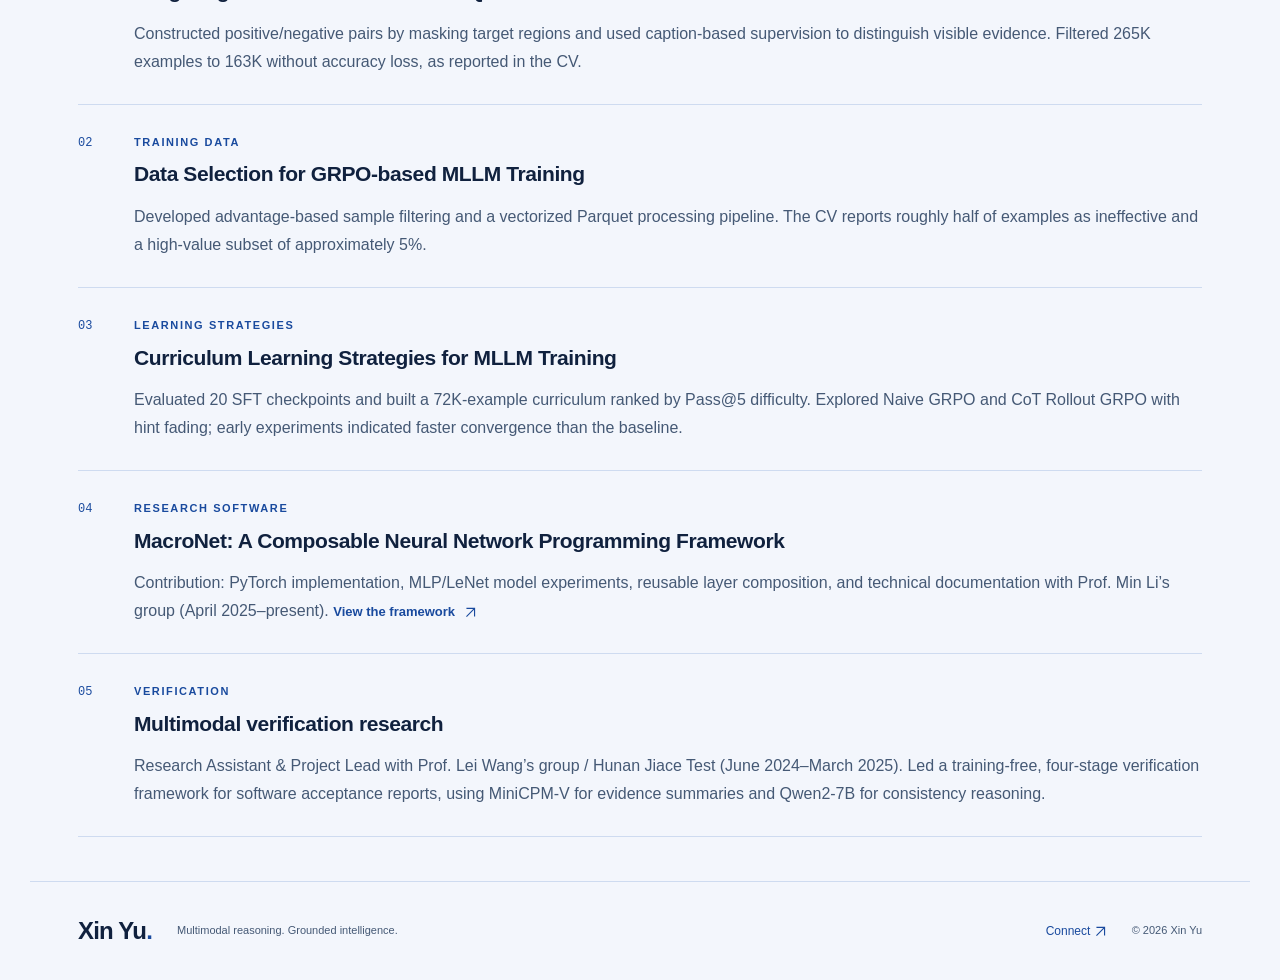
<file: xin-yu-website/research/index.html>
<!doctype html>
<html lang="en"><head><meta charset="utf-8"><meta name="viewport" content="width=device-width, initial-scale=1"><title>Research &amp; publications — Xin Yu</title><meta name="description" content="Research in multimodal reasoning, visual hallucination, preference optimization, and verified synthetic data."><meta name="color-scheme" content="light dark"><link rel="canonical" href="https://yuxin0923.github.io/research/"><meta property="og:title" content="Research &amp; publications — Xin Yu"><meta property="og:description" content="Research in multimodal reasoning, visual hallucination, preference optimization, and verified synthetic data."><meta property="og:type" content="website"><meta property="og:url" content="https://yuxin0923.github.io/research/"><meta property="og:image" content="https://yuxin0923.github.io/assets/social.png"><meta name="twitter:card" content="summary"><link rel="icon" href="/assets/favicon.svg" type="image/svg+xml"><script src="/assets/theme.js"></script><link rel="stylesheet" href="/assets/style.css"><script src="/assets/main.js" defer></script></head><body><a class="skip-link" href="#main">Skip to content</a><header class="site-header"><a class="brand" href="/" aria-label="Xin Yu home">Xin Yu<span>.</span></a><div class="nav-controls"><button class="theme-toggle" type="button" aria-label="Switch color theme" hidden>◐</button><button class="menu-toggle" type="button" aria-expanded="false" aria-controls="navigation" hidden>Menu <span aria-hidden="true">☰</span></button></div><nav id="navigation" aria-label="Main navigation"><a href="/">Home</a><a href="/research/" aria-current="page">Research</a><a href="/experience/">Experience</a><a href="/about/">About</a><a href="/contact/">Contact</a></nav></header><main id="main"><header class="page-intro"><p class="eyebrow">Research & publications</p><h1>Making visual intelligence<br><em>more reliable.</em></h1><p class="lead">My interests span multimodal reasoning, vision-language models, visual hallucination, preference optimization, synthetic data, and trustworthy AI.</p></header><section class="section"><div class="section-heading"><h2>Manuscript under review</h2><span class="small">01 / SELECTED WORK</span></div><article class="publication"><span class="badge">Under review · ICLR 2027 submission</span><h3>ReSynth: Verified Synthetic Data for Multi-Image Understanding</h3><p>A relation-based generation and visual-verification pipeline spanning five multi-image reasoning abilities. A 13K-example synthetic corpus was used to train Qwen2.5-VL-7B with GRPO; the reported +4.25-point average gain covers BLINK, MUIRBench, and VLM2-Bench. The +9.75-point counting gain is attributed to visual verification.</p><div class="metrics"><div><strong>13K</strong><span>Synthetic examples</span></div><div><strong>+4.25</strong><span>Average accuracy points</span></div><div><strong>+9.75</strong><span>Counting accuracy points</span></div></div><p class="small">Submission under review; not an accepted publication. Paper and author list pending.</p></article></section><article class="feature"><div><p class="eyebrow">Featured research · Honours thesis, 2026</p><h2>Teaching models to see<br>what is really there.</h2><p>Hallucination-Aligned Visual Negative Construction for Multimodal DPO. Constructing visual negatives aligned with a model’s own hallucinations for cross-modal preference training.</p><a class="button" href="/research/thesis/">Explore the research <span aria-hidden="true"><svg class="arrow" aria-hidden="true" width="13" height="13" viewBox="0 0 16 16"><path d="M3 13 13 3M3 3h10v10" fill="none" stroke="currentColor" stroke-width="1.4"/></svg></span></a></div><div class="feature-art" aria-label="Conceptual process: observation, verification, alignment"><span class="art-label">FROM PERCEPTION TO PREFERENCE</span><div class="orbit"><span>Observe</span><span>Verify</span><span>Align</span></div><p>Better evidence.<br><em>More grounded reasoning.</em></p></div></article><section class="section"><p class="eyebrow">Further investigations</p><h2>Selected research</h2><article class="research-row"><span class="index">01</span><div><p class="eyebrow">Visual grounding</p><h3>Mitigating Visual Hallucination in VQA for MLLMs</h3><p>Constructed positive/negative pairs by masking target regions and used caption-based supervision to distinguish visible evidence. Filtered 265K examples to 163K without accuracy loss, as reported in the CV.</p></div></article><article class="research-row"><span class="index">02</span><div><p class="eyebrow">Training data</p><h3>Data Selection for GRPO-based MLLM Training</h3><p>Developed advantage-based sample filtering and a vectorized Parquet processing pipeline. The CV reports roughly half of examples as ineffective and a high-value subset of approximately 5%.</p></div></article><article class="research-row"><span class="index">03</span><div><p class="eyebrow">Learning strategies</p><h3>Curriculum Learning Strategies for MLLM Training</h3><p>Evaluated 20 SFT checkpoints and built a 72K-example curriculum ranked by Pass@5 difficulty. Explored Naive GRPO and CoT Rollout GRPO with hint fading; early experiments indicated faster convergence than the baseline.</p></div></article><article class="research-row"><span class="index">04</span><div><p class="eyebrow">Research software</p><h3>MacroNet: A Composable Neural Network Programming Framework</h3><p>Contribution: PyTorch implementation, MLP/LeNet model experiments, reusable layer composition, and technical documentation with Prof. Min Li’s group (April 2025–present). <a class="text-link" href="https://github.com/sumowi/MacroNet">View the framework <span aria-hidden="true"><svg class="arrow" aria-hidden="true" width="13" height="13" viewBox="0 0 16 16"><path d="M3 13 13 3M3 3h10v10" fill="none" stroke="currentColor" stroke-width="1.4"/></svg></span></a></p></div></article><article class="research-row"><span class="index">05</span><div><p class="eyebrow">Verification</p><h3>Multimodal verification research</h3><p>Research Assistant &amp; Project Lead with Prof. Lei Wang’s group / Hunan Jiace Test (June 2024–March 2025). Led a training-free, four-stage verification framework for software acceptance reports, using MiniCPM-V for evidence summaries and Qwen2-7B for consistency reasoning.</p></div></article></section></main><footer><a class="brand" href="/">Xin Yu<span>.</span></a><p>Multimodal reasoning. Grounded intelligence.</p><a href="/contact/">Connect <svg class="arrow" aria-hidden="true" width="13" height="13" viewBox="0 0 16 16"><path d="M3 13 13 3M3 3h10v10" fill="none" stroke="currentColor" stroke-width="1.4"/></svg></a><span class="copyright">© 2026 Xin Yu</span></footer></body></html>
</file>
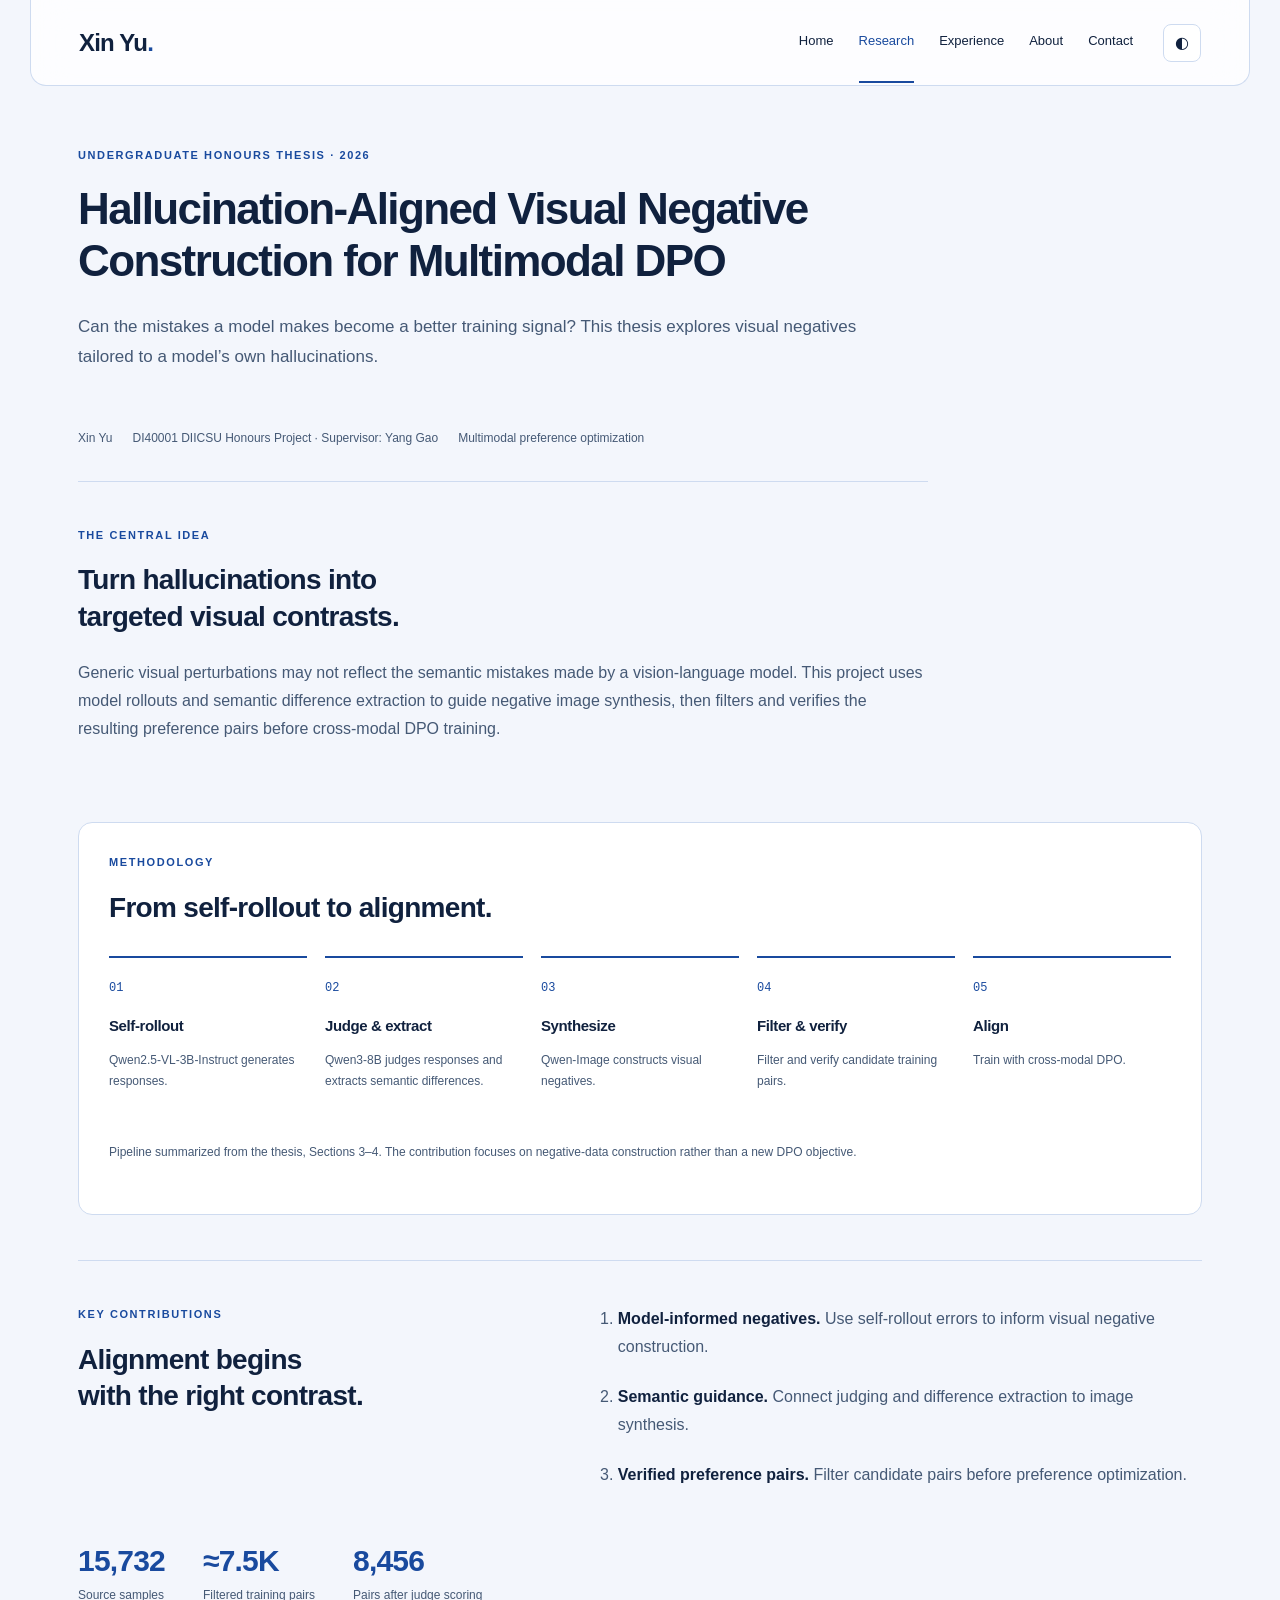
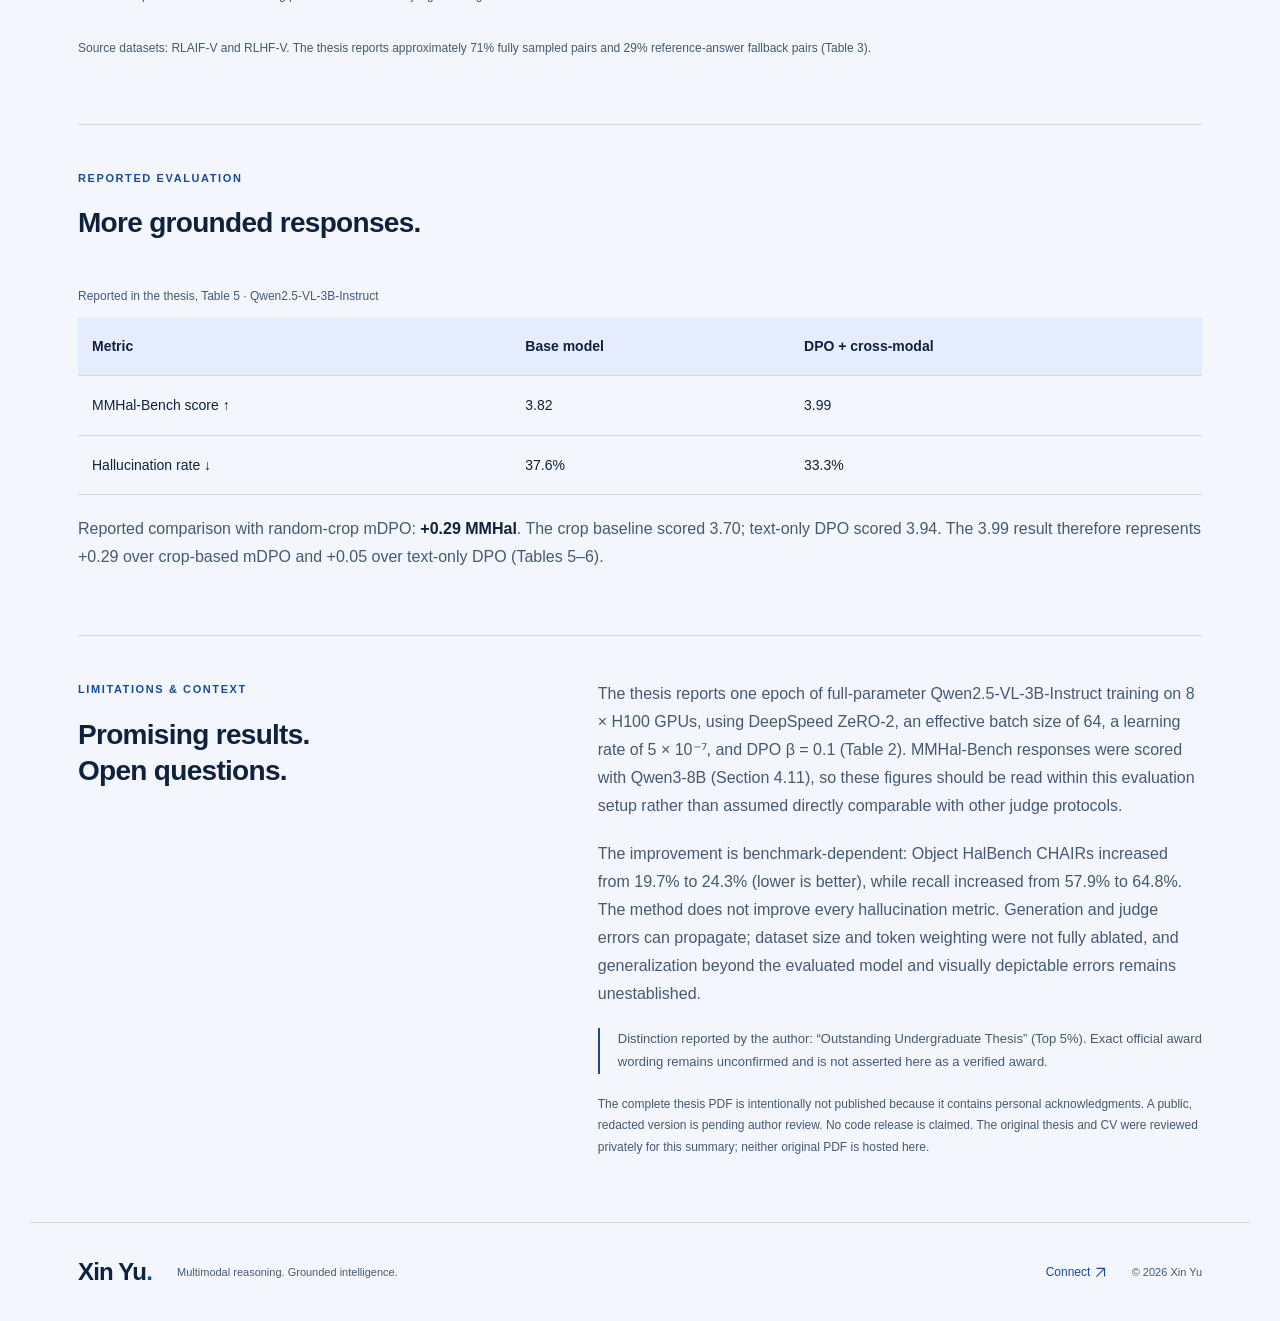
<file: xin-yu-website/research/thesis/index.html>
<!doctype html>
<html lang="en"><head><meta charset="utf-8"><meta name="viewport" content="width=device-width, initial-scale=1"><title>Visual negatives for multimodal DPO — Xin Yu</title><meta name="description" content="Honours thesis on hallucination-aligned visual negative construction, methodology, reported results, and limitations."><meta name="color-scheme" content="light dark"><link rel="canonical" href="https://yuxin0923.github.io/research/thesis/"><meta property="og:title" content="Visual negatives for multimodal DPO — Xin Yu"><meta property="og:description" content="Honours thesis on hallucination-aligned visual negative construction, methodology, reported results, and limitations."><meta property="og:type" content="website"><meta property="og:url" content="https://yuxin0923.github.io/research/thesis/"><meta property="og:image" content="https://yuxin0923.github.io/assets/social.png"><meta name="twitter:card" content="summary"><link rel="icon" href="/assets/favicon.svg" type="image/svg+xml"><script src="/assets/theme.js"></script><link rel="stylesheet" href="/assets/style.css"><script src="/assets/main.js" defer></script></head><body><a class="skip-link" href="#main">Skip to content</a><header class="site-header"><a class="brand" href="/" aria-label="Xin Yu home">Xin Yu<span>.</span></a><div class="nav-controls"><button class="theme-toggle" type="button" aria-label="Switch color theme" hidden>◐</button><button class="menu-toggle" type="button" aria-expanded="false" aria-controls="navigation" hidden>Menu <span aria-hidden="true">☰</span></button></div><nav id="navigation" aria-label="Main navigation"><a href="/">Home</a><a href="/research/" aria-current="page">Research</a><a href="/experience/">Experience</a><a href="/about/">About</a><a href="/contact/">Contact</a></nav></header><main id="main"><header class="page-intro"><p class="eyebrow">Undergraduate Honours Thesis · 2026</p><h1>Hallucination-Aligned Visual Negative Construction for Multimodal DPO</h1><p class="lead">Can the mistakes a model makes become a better training signal? This thesis explores visual negatives tailored to a model’s own hallucinations.</p></header><div class="thesis-meta"><span>Xin Yu</span><span>DI40001 DIICSU Honours Project · Supervisor: Yang Gao</span><span>Multimodal preference optimization</span></div><section class="section prose"><p class="eyebrow">The central idea</p><h2>Turn hallucinations into<br>targeted visual contrasts.</h2><p>Generic visual perturbations may not reflect the semantic mistakes made by a vision-language model. This project uses model rollouts and semantic difference extraction to guide negative image synthesis, then filters and verifies the resulting preference pairs before cross-modal DPO training.</p></section><section class="pipeline-section"><p class="eyebrow">Methodology</p><h2>From self-rollout to alignment.</h2><ol class="pipeline"><li><span class="index">01</span><h3>Self-rollout</h3><p>Qwen2.5-VL-3B-Instruct generates responses.</p></li><li><span class="index">02</span><h3>Judge & extract</h3><p>Qwen3-8B judges responses and extracts semantic differences.</p></li><li><span class="index">03</span><h3>Synthesize</h3><p>Qwen-Image constructs visual negatives.</p></li><li><span class="index">04</span><h3>Filter & verify</h3><p>Filter and verify candidate training pairs.</p></li><li><span class="index">05</span><h3>Align</h3><p>Train with cross-modal DPO.</p></li></ol><p class="small">Pipeline summarized from the thesis, Sections 3–4. The contribution focuses on negative-data construction rather than a new DPO objective.</p></section><section class="section"><div class="two-grid"><div><p class="eyebrow">Key contributions</p><h2>Alignment begins<br>with the right contrast.</h2></div><ol class="contributions"><li><strong>Model-informed negatives.</strong> Use self-rollout errors to inform visual negative construction.</li><li><strong>Semantic guidance.</strong> Connect judging and difference extraction to image synthesis.</li><li><strong>Verified preference pairs.</strong> Filter candidate pairs before preference optimization.</li></ol></div><div class="metrics"><div><strong>15,732</strong><span>Source samples</span></div><div><strong>≈7.5K</strong><span>Filtered training pairs</span></div><div><strong>8,456</strong><span>Pairs after judge scoring</span></div></div><p class="small">Source datasets: RLAIF-V and RLHF-V. The thesis reports approximately 71% fully sampled pairs and 29% reference-answer fallback pairs (Table 3).</p></section><section class="section"><p class="eyebrow">Reported evaluation</p><h2>More grounded responses.</h2><div class="table-wrap"><table><caption>Reported in the thesis, Table 5 · Qwen2.5-VL-3B-Instruct</caption><thead><tr><th scope="col">Metric</th><th scope="col">Base model</th><th scope="col">DPO + cross-modal</th></tr></thead><tbody><tr><th scope="row">MMHal-Bench score ↑</th><td>3.82</td><td>3.99</td></tr><tr><th scope="row">Hallucination rate ↓</th><td>37.6%</td><td>33.3%</td></tr></tbody></table></div><p>Reported comparison with random-crop mDPO: <strong>+0.29 MMHal</strong>. The crop baseline scored 3.70; text-only DPO scored 3.94. The 3.99 result therefore represents +0.29 over crop-based mDPO and +0.05 over text-only DPO (Tables 5–6).</p></section><section class="section two-grid"><div><p class="eyebrow">Limitations & context</p><h2>Promising results.<br>Open questions.</h2></div><div><p>The thesis reports one epoch of full-parameter Qwen2.5-VL-3B-Instruct training on 8 × H100 GPUs, using DeepSpeed ZeRO-2, an effective batch size of 64, a learning rate of 5 × 10⁻⁷, and DPO β = 0.1 (Table 2). MMHal-Bench responses were scored with Qwen3-8B (Section 4.11), so these figures should be read within this evaluation setup rather than assumed directly comparable with other judge protocols.</p><p>The improvement is benchmark-dependent: Object HalBench CHAIRs increased from 19.7% to 24.3% (lower is better), while recall increased from 57.9% to 64.8%. The method does not improve every hallucination metric. Generation and judge errors can propagate; dataset size and token weighting were not fully ablated, and generalization beyond the evaluated model and visually depictable errors remains unestablished.</p><p class="editorial-note">Distinction reported by the author: “Outstanding Undergraduate Thesis” (Top 5%). Exact official award wording remains unconfirmed and is not asserted here as a verified award.</p><p class="small">The complete thesis PDF is intentionally not published because it contains personal acknowledgments. A public, redacted version is pending author review. No code release is claimed. The original thesis and CV were reviewed privately for this summary; neither original PDF is hosted here.</p></div></section></main><footer><a class="brand" href="/">Xin Yu<span>.</span></a><p>Multimodal reasoning. Grounded intelligence.</p><a href="/contact/">Connect <svg class="arrow" aria-hidden="true" width="13" height="13" viewBox="0 0 16 16"><path d="M3 13 13 3M3 3h10v10" fill="none" stroke="currentColor" stroke-width="1.4"/></svg></a><span class="copyright">© 2026 Xin Yu</span></footer></body></html>
</file>
<file: assets/style.css>
/* Reference-led academic theme. Colors are shared across every page. */
:root {
  --bg:#f3f6fc; --surface:#fff; --ink:#10213e; --muted:#455975;
  --accent:#194a9e; --line:#cedbf0; --soft:#e5edfc; --serif:Georgia,serif;
  color-scheme:light;
}
html[data-theme=dark] {
  --bg:#111827; --surface:#192335; --ink:#e8eef8; --muted:#afbed2;
  --accent:#9ebeff; --line:#33445e; --soft:#202f48; color-scheme:dark;
}
@media(prefers-color-scheme:dark) {
  html:not([data-theme=light]) { --bg:#111827; --surface:#192335; --ink:#e8eef8; --muted:#afbed2; --accent:#9ebeff; --line:#33445e; --soft:#202f48; color-scheme:dark; }
}
* { box-sizing:border-box; }
body { margin:0; background:var(--bg); color:var(--ink); font:16px/1.75 -apple-system,BlinkMacSystemFont,'Segoe UI',Arial,sans-serif; }
a { color:var(--accent); text-underline-offset:4px; }
button { font:inherit; color:inherit; cursor:pointer; }
a,button { touch-action:manipulation; }
a:focus-visible,button:focus-visible { outline:3px solid var(--accent); outline-offset:5px; }
::selection { background:var(--soft); color:var(--accent); }
.site-header,main,footer { max-width:1220px; margin:auto; padding-left:48px; padding-right:48px; }
.site-header { min-height:86px; display:flex; align-items:center; gap:30px; border-bottom:1px solid var(--line); }
.brand { font-size:24px; color:var(--ink); font-weight:750; letter-spacing:-.8px; text-decoration:none; white-space:nowrap; }
.brand span { color:var(--accent); }
nav { display:flex; gap:25px; margin-left:auto; }
nav a { color:var(--ink); text-decoration:none; font-size:13px; padding:28px 0; border-bottom:2px solid transparent; }
nav a:hover,nav a[aria-current] { color:var(--accent); border-bottom-color:var(--accent); }
.nav-controls { order:3; display:flex; gap:10px; }
.theme-toggle,.menu-toggle { border:1px solid var(--line); background:var(--surface); border-radius:8px; min-width:38px; height:38px; padding:0 10px; }
.menu-toggle { display:none; }
h1,h2,h3,p { margin-top:0; }
h1 { font-size:clamp(36px,4vw,54px); letter-spacing:-1.6px; line-height:1.2; margin-bottom:24px; font-weight:720; }
h2 { font-size:28px; line-height:1.3; letter-spacing:-.7px; margin-bottom:24px; font-weight:650; }
h3 { font-size:21px; line-height:1.4; letter-spacing:-.4px; font-weight:650; margin-bottom:14px; }
p { color:var(--muted); margin-bottom:20px; }
strong { color:var(--ink); }
em { color:var(--accent); font-style:normal; }
.eyebrow { text-transform:uppercase; letter-spacing:1.6px; color:var(--accent); font-size:11px; font-weight:650; line-height:1.7; margin-bottom:18px; }
.small { font-size:12px; line-height:1.8; color:var(--muted); }
.arrow { vertical-align:middle; flex-shrink:0; }
.text-link { display:inline-flex; align-items:center; gap:9px; font-size:13px; font-weight:600; text-decoration:none; }
.text-link:hover { text-decoration:underline; }
.button { display:inline-flex; align-items:center; gap:20px; font-size:13px; font-weight:600; padding:11px 18px; border:1px solid var(--ink); border-radius:7px; background:var(--ink); color:var(--bg); text-decoration:none; transition:transform .2s; }
.button:hover { transform:translateY(-2px); }
.actions { display:flex; align-items:center; flex-wrap:wrap; gap:23px; }
.profile-hero { display:grid; grid-template-columns:210px 1fr; gap:46px; align-items:center; padding:64px 0 60px; }
.portrait { width:192px; height:192px; border-radius:50%; overflow:hidden; background:var(--soft); }
.portrait img { display:block; width:100%; height:100%; object-fit:cover; object-position:65% 38%; }
.portrait-pending { height:100%; display:flex; flex-direction:column; align-items:center; justify-content:center; font-size:42px; color:var(--accent); }
.portrait-pending span { font-size:10px; text-transform:uppercase; letter-spacing:1px; }
.profile-copy { border-left:1px solid var(--line); padding-left:42px; }
.profile-copy h1 { font-size:52px; margin-bottom:20px; }
.profile-copy .eyebrow { margin-bottom:12px; }
.education-summary { margin-bottom:20px; }
.education-summary p { font-size:13px; color:var(--ink); margin:0 0 10px; }
.education-summary span { display:block; color:var(--muted); font-size:12px; }
.profile-bio { font-size:17px; max-width:740px; margin-bottom:24px; }
.profile-bio strong { color:var(--accent); font-weight:600; }
.section { padding:44px 0; border-top:1px solid var(--line); }
.section-heading { display:flex; align-items:center; justify-content:space-between; gap:20px; margin-bottom:28px; }
.section-heading h2 { margin:0; }
.section-number { font-size:18px; color:var(--accent); font-weight:500; margin-right:12px; }
.thesis-highlight { display:grid; grid-template-columns:1fr 1.1fr; gap:35px; align-items:center; }
.badge { display:inline-block; font-size:10px; text-transform:uppercase; font-weight:650; letter-spacing:.7px; padding:5px 10px; border-radius:20px; background:var(--soft); color:var(--accent); }
.thesis-highlight h3 { margin-top:15px; font-size:22px; }
.thesis-highlight p { font-size:14px; }
.compact-stats { display:flex; flex-wrap:wrap; gap:10px; margin-top:22px; }
.compact-stats>span { flex:1; background:var(--soft); border-radius:7px; padding:12px; font-size:10px; color:var(--muted); text-align:center; white-space:nowrap; }
.compact-stats strong { display:block; font-size:20px; color:var(--accent); }
.mini-pipeline { list-style:none; display:grid; grid-template-columns:repeat(5,1fr); gap:9px; padding:0; margin:20px 0; }
.mini-pipeline li { position:relative; border:1px solid var(--line); background:var(--surface); padding:15px 5px; border-radius:9px; text-align:center; }
.step-number { display:block; font-size:18px; color:var(--accent); margin-bottom:14px; }
.mini-pipeline strong { font-size:11px; line-height:1.4; display:block; margin-bottom:8px; }
.mini-pipeline small { display:block; color:var(--muted); font-size:9px; }
.mini-pipeline li:not(:last-child):after { content:''; width:7px; height:7px; border-top:1px solid var(--accent); border-right:1px solid var(--accent); transform:rotate(45deg); position:absolute; right:-9px; top:48%; z-index:1; }
.publication { border:1px solid var(--line); border-radius:16px; background:var(--soft); padding:32px; margin-bottom:24px; }
.publication h2 { max-width:850px; font-size:28px; margin:16px 0; }
.publication p { max-width:960px; font-size:15px; }
.publication p.small { font-size:12px; }
.publication-top { display:flex; align-items:center; justify-content:space-between; flex-wrap:wrap; gap:12px; }
.publication-top .eyebrow { margin:0; }
.publication .badge { background:var(--surface); }
.metrics { display:flex; flex-wrap:wrap; gap:38px; margin:30px 0; }
.metrics strong { display:block; color:var(--accent); font-size:30px; line-height:1.3; letter-spacing:-.8px; }
.metrics span { color:var(--muted); font-size:12px; }
.research-grid { display:grid; grid-template-columns:repeat(2,minmax(0,1fr)); gap:22px; }
.research-card { display:flex; flex-direction:column; padding:30px; border:1px solid var(--line); border-radius:16px; background:var(--surface); transition:border-color .2s,box-shadow .2s; }
.research-card:hover { border-color:var(--accent); box-shadow:0 9px 30px #18346308; }
.research-card h3 { font-size:22px; }
.research-card p { font-size:15px; line-height:1.85; }
.research-card .eyebrow { font-size:10px; line-height:1.6; margin-bottom:25px; }
.card-footer { display:flex; justify-content:space-between; align-items:end; flex-wrap:wrap; gap:16px; border-top:1px solid var(--line); padding-top:22px; margin-top:auto; font-size:11px; font-weight:600; color:var(--accent); }
.card-footer .text-link { font-size:11px; }
.card-status { color:var(--muted); }
.research-appointments article { display:grid; grid-template-columns:1fr 1fr; column-gap:30px; border-bottom:1px solid var(--line); padding:20px 0; }
.research-appointments h3 { font-size:18px; grid-row:span 2; }
.research-appointments p { font-size:13px; margin-bottom:10px; }
.contact-strip { display:flex; justify-content:space-between; align-items:center; gap:24px; padding:40px 0 65px; border-top:1px solid var(--line); }
.contact-strip h2 { font-size:25px; margin-bottom:12px; }
.contact-strip p { font-size:13px; margin-bottom:10px; }
.page-intro { max-width:900px; padding:60px 0 36px; }
.page-intro h1 { font-size:44px; }
.lead { font-size:17px; max-width:800px; }
.research-row { display:grid; grid-template-columns:40px 1fr; gap:16px; padding:28px 0; border-bottom:1px solid var(--line); }
.research-row .eyebrow { margin-bottom:8px; }
.research-row p:last-child { margin-bottom:0; }
.index { color:var(--accent); font-size:12px; font-family:monospace; }
.two-grid { display:grid; grid-template-columns:1fr 1.3fr; gap:55px; }
.prose { max-width:850px; }
.thesis-meta { display:flex; gap:20px; flex-wrap:wrap; color:var(--muted); font-size:12px; padding:0 0 32px; }
.pipeline-section { padding:30px; border:1px solid var(--line); border-radius:14px; background:var(--surface); margin:15px 0 45px; }
.pipeline { list-style:none; padding:0; display:grid; grid-template-columns:repeat(5,1fr); gap:18px; margin:30px 0; }
.pipeline li { border-top:2px solid var(--accent); padding-top:14px; }
.pipeline h3 { font-size:15px; margin-top:15px; }
.pipeline p { font-size:12px; }
.contributions { padding-left:20px; margin:0; }
.contributions li { color:var(--muted); padding-bottom:22px; }
.table-wrap { overflow:auto; }
table { border-collapse:collapse; width:100%; text-align:left; margin:20px 0; }
caption { text-align:left; font-size:12px; color:var(--muted); margin-bottom:10px; }
th,td { padding:17px 14px; border-bottom:1px solid var(--line); font-size:14px; }
thead { background:var(--soft); }
tbody th { font-weight:500; }
.editorial-note { border-left:2px solid var(--accent); padding-left:18px; font-size:13px; }
.contact-panel { padding:36px; background:var(--surface); border:1px solid var(--line); border-radius:14px; max-width:750px; margin-bottom:70px; }
.contact-panel .small { margin-top:25px; }
footer { border-top:1px solid var(--line); display:flex; align-items:center; gap:25px; padding-top:28px; padding-bottom:28px; }
footer p { font-size:11px; margin:0; flex:1; }
footer>a:not(.brand) { text-decoration:none; font-size:12px; }
.copyright { color:var(--muted); font-size:11px; }
.skip-link { position:fixed; top:-100px; left:15px; padding:10px; z-index:20; background:var(--ink); color:var(--bg); }
.skip-link:focus { top:10px; }
[hidden] { display:none!important; }
@media(max-width:1000px) {
  .site-header,main,footer { padding-left:30px; padding-right:30px; }
  nav { gap:17px; }
  .site-header { gap:20px; }
  .profile-hero { grid-template-columns:170px 1fr; gap:25px; }
  .portrait { width:160px; height:160px; }
  .profile-copy { padding-left:28px; }
  .thesis-highlight { grid-template-columns:1fr; }
  .mini-pipeline { max-width:650px; }
}
@media(max-width:700px) {
  .site-header,main,footer { padding-left:20px; padding-right:20px; }
  .site-header { min-height:75px; flex-wrap:wrap; padding-top:15px; padding-bottom:15px; }
  .nav-controls { order:0; margin-left:auto; }
  .menu-toggle { display:block; }
  nav { width:100%; margin:10px 0 0; flex-wrap:wrap; gap:6px 24px; }
  nav a { padding:8px 0; }
  html.js nav { display:none; }
  html.js nav.is-open { display:flex; }
  .profile-hero { display:block; padding:35px 0; }
  .portrait { width:124px; height:124px; margin-bottom:25px; }
  .profile-copy { border:0; padding:0; }
  .profile-copy h1 { font-size:42px; }
  .profile-copy .eyebrow { font-size:9px; }
  .education-summary p { font-size:12px; }
  .profile-bio { font-size:16px; }
  .actions { gap:16px; }
  .actions .text-link { font-size:12px; }
  h2 { font-size:25px; }
  .section { padding:32px 0; }
  .section-heading { align-items:start; flex-direction:column; gap:12px; }
  .section-number { font-size:15px; margin-right:6px; }
  .thesis-highlight { gap:20px; }
  .thesis-highlight h3 { font-size:21px; }
  .mini-pipeline { grid-template-columns:repeat(3,1fr); gap:10px; }
  .mini-pipeline li:not(:last-child):after { display:none; }
  .compact-stats { gap:6px; }
  .compact-stats>span { padding:10px 6px; }
  .compact-stats strong { font-size:17px; }
  .publication { padding:23px; }
  .publication h2 { font-size:24px; }
  .metrics { gap:20px; }
  .metrics strong { font-size:27px; }
  .metrics span { font-size:10px; }
  .research-grid,.two-grid { grid-template-columns:1fr; gap:20px; }
  .research-card { padding:25px; }
  .research-card h3 { font-size:21px; }
  .card-footer { align-items:start; flex-direction:column; }
  .research-appointments article { display:block; }
  .page-intro { padding:40px 0 26px; }
  .page-intro h1 { font-size:34px; overflow-wrap:break-word; }
  .lead { font-size:16px; }
  .contact-strip { display:block; padding-bottom:40px; }
  .contact-strip>.text-link { margin-top:20px; }
  .pipeline-section { padding:24px; }
  .pipeline { grid-template-columns:1fr; }
  .pipeline li { border-top:0; border-left:2px solid var(--accent); padding:0 0 0 15px; }
  .pipeline h3 { margin-top:5px; }
  .pipeline p { font-size:14px; }
  .research-row { grid-template-columns:25px 1fr; gap:10px; }
  .contact-panel { padding:25px; overflow-wrap:anywhere; }
  footer { flex-wrap:wrap; gap:14px; }
  footer p { flex-basis:65%; }
  .copyright { margin-left:auto; }
  th,td { padding:14px 8px; font-size:12px; }
}
@media(prefers-reduced-motion:reduce) { *,*:before,*:after { transition:none!important; animation:none!important; } }

/* Glass is limited to navigation and panel surfaces; text stays opaque. */
.site-header { background:rgba(255,255,255,.78); backdrop-filter:blur(18px); -webkit-backdrop-filter:blur(18px); border:1px solid var(--line); border-top:0; border-radius:0 0 16px 16px; }
.research-card,.publication { background:rgba(255,255,255,.83); box-shadow:0 8px 28px rgba(24,61,123,.045),inset 0 1px 0 rgba(255,255,255,.9); }
.publication { background:rgba(224,235,255,.7); }
.slogan-hero { grid-template-columns:minmax(0,1fr) 225px; gap:55px; padding:46px 0 44px; }
.slogan-hero .profile-copy { border:0; padding:0; }
.slogan-hero h1 { font-size:58px; line-height:1.04; letter-spacing:-2px; margin-bottom:20px; }
.slogan-hero .eyebrow { font-size:10px; }
.hero-byline { font-size:15px; margin-bottom:14px; max-width:670px; }
.slogan-hero .education-summary { display:flex; gap:22px; margin-bottom:17px; }
.slogan-hero .education-summary p { font-size:11px; flex:1; }
.slogan-hero .education-summary span { font-size:10px; }
.slogan-hero .profile-bio { font-size:15px; margin-bottom:20px; }
.portrait-card { margin:0; padding:16px 12px 12px; border-radius:20px; border:1px solid var(--line); background:rgba(255,255,255,.65); box-shadow:0 14px 35px rgba(30,68,129,.08),inset 0 1px 0 #fff; }
.portrait-card .portrait { margin:0 auto; width:176px; height:176px; }
.portrait-card>p { text-align:center; color:var(--ink); font-size:16px; font-weight:650; margin:14px 0 0; }
.portrait-card>p span { display:block; color:var(--muted); font-weight:400; font-size:10px; margin-top:3px; }
.appointment { display:grid; grid-template-columns:62px minmax(0,.9fr) minmax(0,1.1fr); gap:18px; padding:26px 0; border-bottom:1px solid var(--line); align-items:start; }
.appointment:last-child { border-bottom:0; }
.institution-icon { display:flex; align-items:center; justify-content:center; padding:7px; width:60px; height:60px; background:#fff; border:1px solid var(--line); border-radius:12px; }
.institution-icon img { width:44px; height:44px; object-fit:contain; }
.appointment h3 { font-size:18px; margin:2px 0 6px; }
.institution-link { font-size:11px; font-weight:600; text-decoration:none; }
.institution-link:hover { text-decoration:underline; }
.appointment-body p { font-size:13px; margin:0; }
.appointment-body .appointment-role { color:var(--ink); font-weight:600; margin-bottom:8px; }
.appointment-role span { display:block; color:var(--muted); font-size:11px; font-weight:400; }
html[data-theme=dark] .site-header,html[data-theme=dark] .research-card,html[data-theme=dark] .portrait-card { background:rgba(25,35,53,.88); box-shadow:0 10px 30px #0002,inset 0 1px 0 #ffffff0a; }
html[data-theme=dark] .publication { background:rgba(32,47,72,.9); box-shadow:none; }
@media(prefers-color-scheme:dark) {
 html:not([data-theme=light]) .site-header,html:not([data-theme=light]) .research-card,html:not([data-theme=light]) .portrait-card { background:rgba(25,35,53,.88); box-shadow:0 10px 30px #0002,inset 0 1px 0 #ffffff0a; }
 html:not([data-theme=light]) .publication { background:rgba(32,47,72,.9); box-shadow:none; }
}
@media(max-width:1000px) { .slogan-hero { grid-template-columns:minmax(0,1fr) 190px; gap:30px; } .portrait-card .portrait { width:150px; height:150px; } .slogan-hero h1 { font-size:52px; } }
@media(max-width:700px) {
 .slogan-hero { display:grid; grid-template-columns:minmax(0,1fr) 100px; gap:15px; padding:30px 0; align-items:start; }
 .slogan-hero .profile-copy { display:contents; }
 .slogan-hero .eyebrow { grid-column:1/-1; margin:0; font-size:9px; }
 .slogan-hero h1 { grid-column:1; grid-row:2; font-size:39px; letter-spacing:-1.6px; margin:0; align-self:center; }
 .portrait-card { grid-column:2; grid-row:2; padding:8px; border-radius:14px; }
 .portrait-card .portrait { width:82px; height:82px; margin:0; }
 .portrait-card>p { display:none; }
 .portrait-pending { font-size:28px; }
 .portrait-pending span { display:none; }
 .hero-byline,.slogan-hero .education-summary,.slogan-hero .profile-bio,.slogan-hero .actions { grid-column:1/-1; margin:0; }
 .slogan-hero .education-summary { flex-direction:column; gap:6px; }
 .slogan-hero .education-summary p { margin-bottom:0; }
 .hero-byline { font-size:14px; }
 .slogan-hero .profile-bio { font-size:14px; }
 .slogan-hero .actions { margin-top:5px; }
 .appointment { grid-template-columns:48px minmax(0,1fr); gap:10px 15px; padding:23px 0; }
 .institution-icon { width:48px; height:48px; padding:5px; }
 .institution-icon img { width:36px; height:36px; }
 .appointment-body { grid-column:2; }
 .appointment h3 { font-size:17px; }
}
/* Education stays stacked at every viewport width. */
.slogan-hero .education-summary { display:flex; flex-direction:column; gap:12px; margin-bottom:18px; }
.education-entry { display:flex; align-items:center; gap:12px; }
.education-emblem { display:flex; align-items:center; justify-content:center; width:44px; height:44px; flex-shrink:0; border-radius:8px; background:#fff; padding:3px; }
.education-emblem img { display:block; width:38px; height:38px; object-fit:contain; }
.education-school { color:var(--ink); font-size:13px; line-height:1.4; font-weight:650; text-decoration:none; }
.education-school:hover { color:var(--accent); text-decoration:underline; }
.slogan-hero .education-entry p { margin:1px 0 0; font-size:11px; line-height:1.6; color:var(--muted); }
.slogan-hero .education-entry p span { font-size:10px; }
@media(max-width:700px) { .slogan-hero .education-summary { gap:12px; margin:0; } .education-school { font-size:12px; } }
.columbia-emblem { transform:rotate(-90deg); }
/* Original portrait remains intact; only its display window is cropped. */
.portrait img { object-position:center 38%; transform:scale(1.4); transform-origin:100% 40%; }
/* Balanced landing composition: one text block, one unframed portrait. */
.landing-hero { display:grid; grid-template-columns:minmax(0,1fr) 250px; align-items:center; gap:64px; padding:64px 0 58px; }
.landing-intro .eyebrow { font-size:10px; margin-bottom:26px; }
.landing-hero h1 { font-size:80px; letter-spacing:-3.7px; line-height:1.04; font-weight:750; margin-bottom:28px; }
.landing-description { font-size:17px; line-height:1.85; max-width:690px; margin-bottom:28px; }
.landing-description strong { font-weight:650; }
.landing-profile { margin:0; text-align:center; }
.landing-profile .portrait { width:224px; height:224px; margin:0 auto; box-shadow:0 12px 35px #1b3c7014; outline:6px solid var(--surface); }
.landing-profile>p { margin:22px 0 0; font-size:18px; font-weight:650; color:var(--ink); }
.landing-profile>p span { display:block; margin-top:5px; font-size:10px; font-weight:400; color:var(--muted); }
.education-band { display:grid; grid-template-columns:1.5fr 1fr; gap:42px; border-top:1px solid var(--line); border-bottom:1px solid var(--line); padding:26px 30px; margin-bottom:32px; background:var(--soft); border-radius:12px; }
.education-band .education-summary { display:flex; flex-direction:column; gap:16px; }
.education-band .education-entry p { font-size:12px; line-height:1.6; margin:2px 0 0; }
.education-band .education-entry p span { display:block; font-size:11px; }
.focus-summary { padding-left:35px; border-left:1px solid var(--line); align-self:center; }
.focus-summary .eyebrow { font-size:10px; margin-bottom:10px; }
.focus-summary>p:not(.eyebrow) { color:var(--ink); font-size:13px; line-height:1.7; margin-bottom:10px; }
.focus-summary>span { font-size:11px; color:var(--muted); }
@media(max-width:1000px) {
 .landing-hero { grid-template-columns:minmax(0,1fr) 210px; gap:35px; padding:50px 0; }
 .landing-hero h1 { font-size:66px; letter-spacing:-3px; }
 .landing-profile .portrait { width:190px; height:190px; }
 .landing-description { font-size:16px; }
}
@media(max-width:700px) {
 .landing-hero { display:flex; flex-direction:column; align-items:start; gap:24px; padding:32px 0 38px; }
 .landing-profile { order:-1; display:flex; align-items:center; gap:20px; text-align:left; }
 .landing-profile .portrait { width:96px; height:96px; outline-width:3px; }
 .landing-profile>p { margin:0; font-size:18px; }
 .landing-profile>p span { max-width:150px; font-size:10px; }
 .landing-intro .eyebrow { font-size:9px; margin-bottom:18px; }
 .landing-hero h1 { font-size:52px; letter-spacing:-2.2px; margin-bottom:22px; }
 .landing-description { font-size:15px; margin-bottom:22px; }
 .education-band { grid-template-columns:1fr; gap:22px; padding:22px 20px; margin-bottom:22px; }
 .focus-summary { border-left:0; padding-left:0; padding-top:20px; border-top:1px solid var(--line); }
}
/* Reference-style affiliation rows: identity and group, advisor, then summary. */
.experience-section { display:grid; grid-template-columns:210px minmax(0,1fr); gap:34px; }
.experience-section-label { padding-top:24px; }
.experience-section-label .eyebrow { font-size:10px; margin-bottom:10px; }
.experience-section-label h2 { font-size:26px; }
.experience-section .appointment { grid-template-columns:54px minmax(0,1fr); gap:20px; padding:26px 0; }
.experience-section .institution-icon { width:54px; height:54px; padding:6px; }
.experience-section .institution-icon img { width:42px; height:42px; }
.appointment-topline { display:flex; justify-content:space-between; align-items:baseline; gap:18px; margin-bottom:5px; }
.appointment-topline h3 { font-size:17px; line-height:1.6; margin:0; }
.institution-name { color:var(--ink); text-decoration:none; font-weight:650; }
.institution-name:hover { color:var(--accent); }
.group-link { color:var(--muted); font-weight:450; text-decoration:underline; text-decoration-color:var(--line); }
.group-link:hover { color:var(--accent); text-decoration-color:var(--accent); }
.institution-divider { color:var(--muted); font-weight:400; }
.appointment-date { flex-shrink:0; color:var(--muted); font:10px/1.6 ui-monospace,monospace; text-transform:uppercase; padding-top:4px; }
.appointment-position { font-size:12px; margin-bottom:12px; color:var(--muted); }
.appointment-position a { color:inherit; text-decoration-color:var(--line); }
.appointment-description { font-size:14px; line-height:1.8; margin-bottom:0; }
@media(max-width:1100px) { .experience-section { grid-template-columns:170px minmax(0,1fr); gap:25px; } .appointment-topline { flex-direction:column; gap:1px; } .appointment-date { padding-top:0; } }
@media(max-width:700px) {
 .experience-section { display:block; }
 .experience-section-label { padding-top:0; padding-bottom:8px; }
 .experience-section-label h2 { margin-bottom:15px; }
 .experience-section .appointment { grid-template-columns:44px minmax(0,1fr); gap:14px; padding:24px 0; }
 .experience-section .institution-icon { width:44px; height:44px; padding:5px; }
 .experience-section .institution-icon img { width:34px; height:34px; }
 .appointment-topline h3 { font-size:16px; }
 .appointment-position { font-size:11px; }
 .appointment-description { font-size:13px; }
}
.about-introduction { display:grid; grid-template-columns:210px minmax(0,1fr); gap:34px; }
.about-introduction h2 { font-size:26px; }
.bio-copy { max-width:850px; }
.bio-copy p { font-size:15px; line-height:1.95; margin-bottom:20px; }
.bio-copy p:last-child { margin-bottom:0; }
.bio-copy a { font-weight:550; text-decoration-color:var(--line); }
.bio-copy a:hover { text-decoration-color:var(--accent); }
@media(max-width:700px) { .about-introduction { display:block; } .bio-copy p { font-size:14px; line-height:1.9; } }
/* Preserve the complete user-supplied lab mark and its lettering. */
.institution-icon:has(img[src$="csu-jpg.png"]) { padding:0; overflow:hidden; }
.institution-icon img[src$="csu-jpg.png"] { width:100%; height:100%; object-fit:contain; }
</file>
